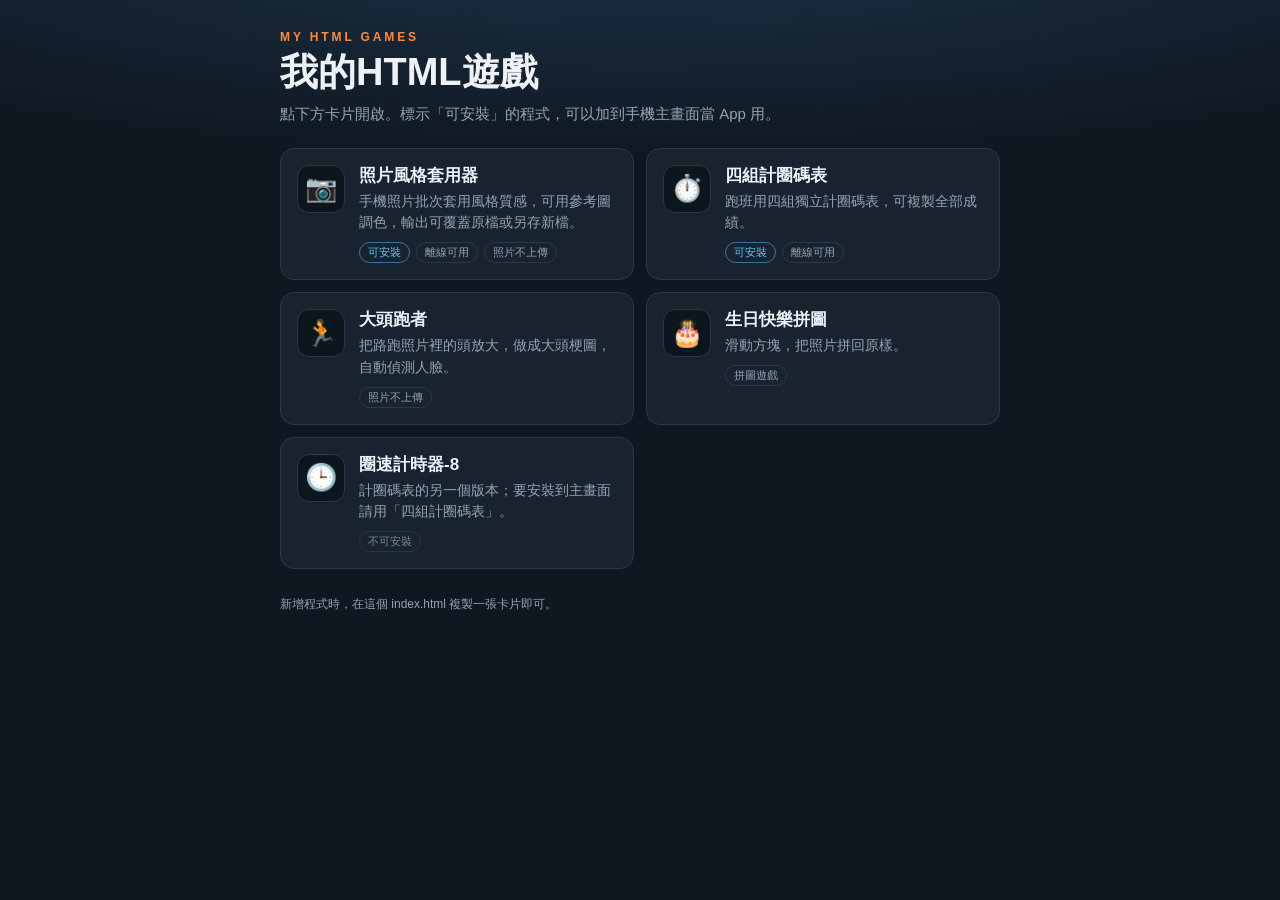
<file: index.html>
<!doctype html>
<html lang="zh-Hant">
<head>
<meta charset="utf-8">
<meta name="viewport" content="width=device-width, initial-scale=1, viewport-fit=cover">
<title>我的HTML遊戲</title>
<meta name="description" content="我的 HTML 小程式合集：生日快樂拼圖、大頭跑者、四組計圈碼表、照片風格套用器。">
<meta name="theme-color" content="#0f1720">
<style>
:root{
  --bg:#0f1720;--card:#18232f;--line:#2a3948;--ink:#eef2f6;--mut:#93a4b5;--ac:#ff8a3d;--pwa:#5cc8ff;
  --font:"Noto Sans TC","PingFang TC","Microsoft JhengHei","Heiti TC",-apple-system,sans-serif;
  color-scheme:dark;
}
*{box-sizing:border-box}
html{background:var(--bg)}
body{
  margin:0;color:var(--ink);font:15px/1.55 var(--font);
  background-image:radial-gradient(120% 50% at 50% -10%,#1d3249 0%,rgba(29,50,73,0) 70%);background-repeat:no-repeat;
  padding:max(28px,env(safe-area-inset-top)) max(16px,env(safe-area-inset-right)) max(40px,env(safe-area-inset-bottom)) max(16px,env(safe-area-inset-left));
}
.wrap{max-width:720px;margin:0 auto}
.eyebrow{margin:0 0 4px;font-size:12px;letter-spacing:.24em;color:var(--ac);font-weight:700}
h1{margin:0;font-size:clamp(28px,7vw,38px);font-weight:900;line-height:1.15}
.lead{margin:8px 0 22px;color:var(--mut)}
.grid{display:grid;gap:12px;grid-template-columns:repeat(auto-fill,minmax(min(100%,300px),1fr))}
a.card{
  display:flex;gap:14px;align-items:flex-start;padding:16px;border:1px solid var(--line);border-radius:14px;
  background:var(--card);color:inherit;text-decoration:none;-webkit-tap-highlight-color:transparent;
  transition:transform .15s ease,border-color .15s ease;
}
a.card:hover{border-color:var(--ac);transform:translateY(-2px)}
a.card:focus-visible{outline:3px solid var(--ac);outline-offset:2px}
.ico{flex:none;width:48px;height:48px;border-radius:12px;display:grid;place-items:center;font-size:26px;background:#0d151d;border:1px solid var(--line)}
.body{min-width:0}
.name{margin:0;font-size:17px;font-weight:700;line-height:1.3}
.desc{margin:4px 0 0;color:var(--mut);font-size:14px}
.tags{display:flex;flex-wrap:wrap;gap:6px;margin-top:8px}
.tag{font-size:11px;padding:1px 8px;border-radius:999px;border:1px solid var(--line);color:var(--mut)}
.tag.pwa{color:var(--pwa);border-color:rgba(92,200,255,.5)}
.tag.old{opacity:.8}
footer{margin-top:26px;color:var(--mut);font-size:12px}
</style>
</head>
<body>
<main class="wrap">
  <p class="eyebrow">MY HTML GAMES</p>
  <h1>我的HTML遊戲</h1>
  <p class="lead">點下方卡片開啟。標示「可安裝」的程式，可以加到手機主畫面當 App 用。</p>

  <nav class="grid" aria-label="程式列表">
    <a class="card" href="photo-style/">
      <span class="ico" aria-hidden="true">📷</span>
      <span class="body">
        <h2 class="name">照片風格套用器</h2>
        <p class="desc">手機照片批次套用風格質感，可用參考圖調色，輸出可覆蓋原檔或另存新檔。</p>
        <span class="tags"><span class="tag pwa">可安裝</span><span class="tag">離線可用</span><span class="tag">照片不上傳</span></span>
      </span>
    </a>
    <a class="card" href="stopwatch4/">
      <span class="ico" aria-hidden="true">⏱️</span>
      <span class="body">
        <h2 class="name">四組計圈碼表</h2>
        <p class="desc">跑班用四組獨立計圈碼表，可複製全部成績。</p>
        <span class="tags"><span class="tag pwa">可安裝</span><span class="tag">離線可用</span></span>
      </span>
    </a>
    <a class="card" href="bighead/">
      <span class="ico" aria-hidden="true">🏃</span>
      <span class="body">
        <h2 class="name">大頭跑者</h2>
        <p class="desc">把路跑照片裡的頭放大，做成大頭梗圖，自動偵測人臉。</p>
        <span class="tags"><span class="tag">照片不上傳</span></span>
      </span>
    </a>
    <a class="card" href="birthday-puzzle/">
      <span class="ico" aria-hidden="true">🎂</span>
      <span class="body">
        <h2 class="name">生日快樂拼圖</h2>
        <p class="desc">滑動方塊，把照片拼回原樣。</p>
        <span class="tags"><span class="tag">拼圖遊戲</span></span>
      </span>
    </a>
    <a class="card" href="lap-timer-8/">
      <span class="ico" aria-hidden="true">🕒</span>
      <span class="body">
        <h2 class="name">圈速計時器-8</h2>
        <p class="desc">計圈碼表的另一個版本；要安裝到主畫面請用「四組計圈碼表」。</p>
        <span class="tags"><span class="tag old">不可安裝</span></span>
      </span>
    </a>
  </nav>
  <footer>新增程式時，在這個 index.html 複製一張卡片即可。</footer>
</main>
</body>
</html>
</file>
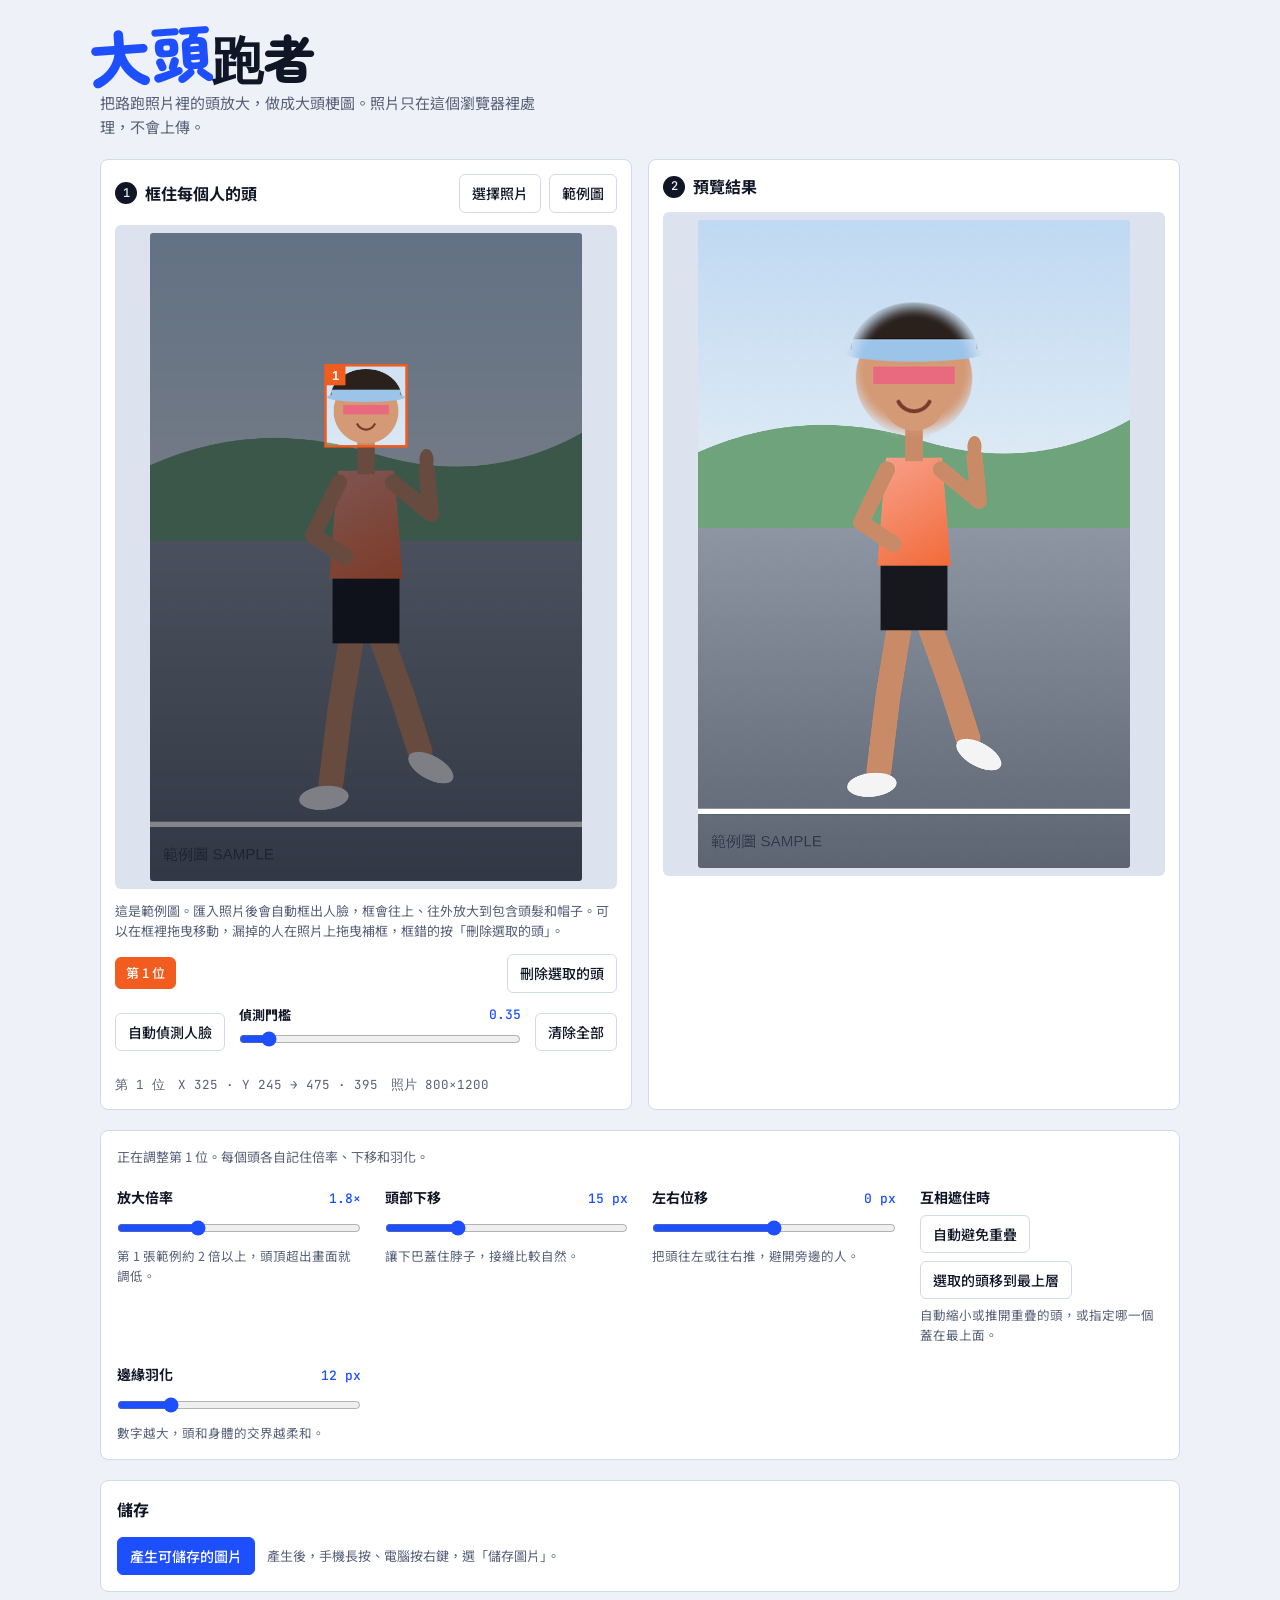
<file: bighead/index.html>
<!doctype html>
<html lang="zh-Hant">
<head>
<meta charset="utf-8">
<meta name="viewport" content="width=device-width,initial-scale=1,viewport-fit=cover">
<style>:root{color-scheme:light;padding-top:env(safe-area-inset-top,0px);padding-bottom:env(safe-area-inset-bottom,0px)}body{margin:0;font:14px -apple-system,BlinkMacSystemFont,sans-serif}img{max-width:100%}[hidden]{display:none!important}</style>
<title>大頭跑者</title>
<meta name="claude:viewport-fit-sides" content="cover">
<link rel="preconnect" href="https://fonts.googleapis.com">
<link rel="preconnect" href="https://fonts.gstatic.com" crossorigin>
<link rel="stylesheet" href="https://fonts.googleapis.com/css2?family=Noto+Sans+TC:wght@400;500;700&family=Zen+Maru+Gothic:wght@700;900&family=JetBrains+Mono:wght@400;500&display=swap">
<style>
/* Layout: 兩個並排面板（左：框選頭部，右：預覽結果），下方一條調整列，最後是儲存區；窄螢幕自動疊成一欄 */
:root {
  --bg: #EEF1F7;
  --surface: #FFFFFF;
  --fg: #0F1626;
  --muted: #566078;
  --line: #D3D9E6;
  --accent: #1D4FFF;
  --accent-fg: #FFFFFF;
  --mark: #F25C1F;
  --canvas: #DDE3EE;
  --font-display: "Zen Maru Gothic", "PingFang TC", "Microsoft JhengHei", sans-serif;
  --font-body: "Noto Sans TC", "PingFang TC", "Microsoft JhengHei", sans-serif;
  --font-mono: "JetBrains Mono", ui-monospace, "SF Mono", Menlo, Consolas, monospace;
}
@media (prefers-color-scheme: dark) {
  :root:not([data-theme="light"]) {
    --bg: #0C1120;
    --surface: #151B2E;
    --fg: #E9EDF8;
    --muted: #9AA4BC;
    --line: #29314C;
    --accent: #7F9BFF;
    --accent-fg: #0C1120;
    --mark: #FF8450;
    --canvas: #0F1526;
    color-scheme: dark;
  }
}
:root[data-theme="dark"] {
  --bg: #0C1120;
  --surface: #151B2E;
  --fg: #E9EDF8;
  --muted: #9AA4BC;
  --line: #29314C;
  --accent: #7F9BFF;
  --accent-fg: #0C1120;
  --mark: #FF8450;
  --canvas: #0F1526;
  color-scheme: dark;
}

* { box-sizing: border-box; }
body {
  background: var(--bg);
  color: var(--fg);
  font-family: var(--font-body);
  font-size: 15px;
  line-height: 1.6;
  padding-block: 28px 56px;
  padding-left: max(16px, env(safe-area-inset-left, 0px));
  padding-right: max(16px, env(safe-area-inset-right, 0px));
}
.wrap { max-width: 1080px; margin: 0 auto; display: flex; flex-direction: column; gap: 20px; }

header { display: flex; flex-direction: column; gap: 6px; }
h1 {
  font-family: var(--font-display);
  font-weight: 900;
  font-size: clamp(34px, 7vw, 52px);
  line-height: 1.1;
  margin: 0;
  letter-spacing: 0.01em;
  text-wrap: balance;
}
h1 .big { color: var(--accent); display: inline-block; transform: scale(1.18) rotate(-4deg); transform-origin: 50% 80%; margin-right: 0.12em; }
header p { margin: 0; color: var(--muted); max-width: 58ch; text-wrap: pretty; }

.stage { display: grid; grid-template-columns: repeat(auto-fit, minmax(min(100%, 360px), 1fr)); gap: 16px; }
.panel {
  background: var(--surface);
  border: 1px solid var(--line);
  border-radius: 8px;
  padding: 14px;
  display: flex;
  flex-direction: column;
  gap: 12px;
  min-width: 0;
}
.panel-head { display: flex; align-items: center; justify-content: space-between; gap: 10px; flex-wrap: wrap; }
.panel-head h2 { margin: 0; font-size: 16px; font-weight: 700; display: flex; align-items: center; gap: 8px; }
.step {
  display: inline-grid; place-items: center;
  width: 22px; height: 22px; border-radius: 50%;
  background: var(--fg); color: var(--bg);
  font-family: var(--font-mono); font-size: 12px; font-weight: 500;
}
.btns { display: flex; gap: 8px; flex-wrap: wrap; }
button, .btn {
  font: inherit; font-size: 14px; font-weight: 500;
  color: var(--fg);
  background: transparent;
  border: 1px solid var(--line);
  border-radius: 6px;
  padding: 7px 12px;
  cursor: pointer;
  min-height: 36px;
  display: inline-flex; align-items: center; gap: 6px;
}
button:hover, .btn:hover { border-color: var(--accent); color: var(--accent); }
button.primary { background: var(--accent); color: var(--accent-fg); border-color: var(--accent); }
button.primary:hover { color: var(--accent-fg); filter: brightness(1.08); }
:focus-visible { outline: 2px solid var(--accent); outline-offset: 2px; }
input[type="file"] { position: absolute; width: 1px; height: 1px; opacity: 0; pointer-events: none; }
#pick:focus-within, label.btn:focus-within { outline: 2px solid var(--accent); outline-offset: 2px; }

.canvas-wrap {
  background: var(--canvas);
  border-radius: 6px;
  display: flex; justify-content: center; align-items: center;
  padding: 8px;
  min-height: 200px;
  min-width: 0;
}
.canvas-wrap canvas { display: block; max-width: 100%; border-radius: 3px; }
#src { cursor: crosshair; touch-action: none; }
.canvas-wrap.drop { outline: 2px dashed var(--mark); outline-offset: -4px; }
.cap { margin: 0; color: var(--muted); font-size: 13px; text-wrap: pretty; }
.coords { font-family: var(--font-mono); font-size: 12.5px; color: var(--muted); font-variant-numeric: tabular-nums; }

.controls {
  background: var(--surface);
  border: 1px solid var(--line);
  border-radius: 8px;
  padding: 16px;
  display: grid;
  grid-template-columns: repeat(auto-fit, minmax(min(100%, 230px), 1fr));
  gap: 18px 24px;
}
.ctl { display: flex; flex-direction: column; gap: 6px; min-width: 0; }
.ctl label { display: flex; justify-content: space-between; align-items: baseline; font-weight: 700; font-size: 14px; }
.ctl output { font-family: var(--font-mono); font-weight: 500; font-size: 13px; color: var(--accent); font-variant-numeric: tabular-nums; }
.ctl small { color: var(--muted); font-size: 12.5px; }
input[type="range"] { width: 100%; accent-color: var(--accent); margin: 4px 0; }

.status { margin: 0; font-size: 13.5px; color: var(--mark); min-height: 1.4em; }

.save { background: var(--surface); border: 1px solid var(--line); border-radius: 8px; padding: 16px; display: flex; flex-direction: column; gap: 14px; }
.save h2 { margin: 0; font-size: 16px; }
.save-row { display: flex; gap: 12px; align-items: center; flex-wrap: wrap; }
.cmd {
  font-family: var(--font-mono); font-size: 12.5px;
  background: var(--canvas); padding: 8px 10px; border-radius: 6px;
  overflow-x: auto; max-width: 100%; white-space: nowrap; user-select: all;
}
#saveBox { display: flex; flex-direction: column; gap: 8px; }
#saveImg { max-width: 100%; max-height: 70vh; width: auto; height: auto; align-self: flex-start; border-radius: 4px; border: 1px solid var(--line); }
details summary { cursor: pointer; font-weight: 500; color: var(--muted); }
details { display: flex; flex-direction: column; gap: 8px; }
.head-row { display: flex; gap: 10px; align-items: center; justify-content: space-between; flex-wrap: wrap; }
.chips { display: flex; gap: 6px; flex-wrap: wrap; min-width: 0; }
.chip { min-height: 32px; padding: 4px 10px; font-size: 13px; }
.chip[aria-pressed="true"] { background: var(--mark); border-color: var(--mark); color: #fff; }
.chip[aria-pressed="true"]:hover { color: #fff; }
button:disabled { opacity: .45; cursor: not-allowed; }
button:disabled:hover { border-color: var(--line); color: var(--fg); }
.sel-label { grid-column: 1 / -1; margin: 0; }
.detect-row { display: flex; gap: 10px 14px; align-items: flex-end; flex-wrap: wrap; }
.thr { display: flex; flex-direction: column; gap: 2px; min-width: 150px; flex: 1 1 150px; font-size: 13px; }
.thr label { display: flex; justify-content: space-between; font-weight: 700; }
.thr output { font-family: var(--font-mono); color: var(--accent); font-weight: 500; }
</style>

</head>
<body>
<main class="wrap">
  <header>
    <h1><span class="big">大頭</span>跑者</h1>
    <p>把路跑照片裡的頭放大，做成大頭梗圖。照片只在這個瀏覽器裡處理，不會上傳。</p>
  </header>

  <section class="stage">
    <div class="panel">
      <div class="panel-head">
        <h2><span class="step">1</span>框住每個人的頭</h2>
        <div class="btns">
          <label class="btn" for="file">選擇照片</label>
          <input type="file" id="file" accept="image/*">
          <button type="button" id="useSample">範例圖</button>
        </div>
      </div>
      <div class="canvas-wrap" id="srcWrap"><canvas id="src" aria-label="原始照片，可拖曳框選頭部"></canvas></div>
      <p class="cap" id="srcCap">在照片上拖曳畫出框，要含頭髮、帽子和下巴。有幾個人就框幾次。也可以直接把照片拖進來。</p>
      <div class="head-row"><div class="chips" id="chips" role="group" aria-label="已框選的頭"></div><button type="button" id="delHead">刪除選取的頭</button></div>
      <div class="detect-row">
        <button type="button" id="redetect">自動偵測人臉</button>
        <div class="thr"><label for="sens">偵測門檻 <output id="sensOut">0.35</output></label><input type="range" id="sens" min="0.3" max="0.9" step="0.05" value="0.35"></div>
        <button type="button" id="clearAll">清除全部</button>
      </div>
      <p class="cap" id="detectStatus" role="status"></p>
      <div class="coords" id="coords"></div>
    </div>

    <div class="panel">
      <div class="panel-head">
        <h2><span class="step">2</span>預覽結果</h2>
      </div>
      <div class="canvas-wrap" id="resWrap"><canvas id="res" aria-label="頭部放大後的預覽"></canvas></div>
      <p class="status" id="status" role="status"></p>
    </div>
  </section>

  <section class="controls" aria-label="調整">
    <p class="cap sel-label" id="selLabel"></p>
    <div class="ctl">
      <label for="scale">放大倍率 <output id="scaleOut">1.8×</output></label>
      <input type="range" id="scale" min="1" max="3.5" step="0.05" value="1.8">
      <small>第 1 張範例約 2 倍以上，頭頂超出畫面就調低。</small>
    </div>
    <div class="ctl">
      <label for="down">頭部下移 <output id="downOut">15 px</output></label>
      <input type="range" id="down" min="-60" max="200" step="1" value="15">
      <small>讓下巴蓋住脖子，接縫比較自然。</small>
    </div>
    <div class="ctl">
      <label for="dx">左右位移 <output id="dxOut">0 px</output></label>
      <input type="range" id="dx" min="-300" max="300" step="1" value="0">
      <small>把頭往左或往右推，避開旁邊的人。</small>
    </div>
    <div class="ctl">
      <label>互相遮住時</label>
      <div class="btns"><button type="button" id="avoid">自動避免重疊</button><button type="button" id="toTop">選取的頭移到最上層</button></div>
      <small>自動縮小或推開重疊的頭，或指定哪一個蓋在最上面。</small>
    </div>
    <div class="ctl">
      <label for="feather">邊緣羽化 <output id="featherOut">12 px</output></label>
      <input type="range" id="feather" min="0" max="60" step="1" value="12">
      <small>數字越大，頭和身體的交界越柔和。</small>
    </div>
  </section>

  <section class="save">
    <h2>儲存</h2>
    <div class="save-row">
      <button type="button" class="primary" id="make">產生可儲存的圖片</button>
      <span class="cap">產生後，手機長按、電腦按右鍵，選「儲存圖片」。</span>
    </div>
    <div id="saveBox" hidden>
      <img id="saveImg" alt="完成的大頭照">
    </div>
    <details hidden>
      <summary>用先前的 Python 腳本做選取的這個頭（腳本一次處理一個頭）</summary>
      <div class="save-row">
        <code class="cmd" id="cmd"></code>
        <button type="button" id="copyCmd">複製參數</button>
      </div>
    </details>
  </section>
</main>

<script>
(function () {
  var $ = function (id) { return document.getElementById(id); };
  var src = $('src'), sctx = src.getContext('2d');
  var res = $('res'), rctx = res.getContext('2d');
  var out = document.createElement('canvas'), octx = out.getContext('2d');

  var S = { img: null, w: 0, h: 0, heads: [], sel: -1, sample: true };
  var uploadUrl = null, saveUrl = null, pending = false;
  var det = { promise: null, token: 0 };

  function clamp(v, a, b) { return Math.max(a, Math.min(b, v)); }
  function cssVar(n) { return getComputedStyle(document.documentElement).getPropertyValue(n).trim(); }
  function curParams() {
    return {
      scale: parseFloat($('scale').value),
      down: parseInt($('down').value, 10),
      feather: parseInt($('feather').value, 10)
    };
  }
  function sel() { return S.sel >= 0 ? S.heads[S.sel] : null; }

  /* ---------- 範例圖：用畫布畫一個戴遮陽帽、比讚的跑者 ---------- */
  function makeSample() {
    var c = document.createElement('canvas');
    c.width = 800; c.height = 1200;
    var g = c.getContext('2d');
    var gr = g.createLinearGradient(0, 0, 0, 1200);
    gr.addColorStop(0, '#BFD9F2'); gr.addColorStop(0.45, '#E4EDF5');
    gr.addColorStop(0.47, '#8E96A3'); gr.addColorStop(1, '#5D6472');
    g.fillStyle = gr; g.fillRect(0, 0, 800, 1200);
    g.fillStyle = '#6FA37C';
    g.beginPath(); g.moveTo(0, 430); g.quadraticCurveTo(200, 340, 420, 410);
    g.quadraticCurveTo(620, 470, 800, 370); g.lineTo(800, 570); g.lineTo(0, 570); g.fill();
    g.fillStyle = '#FFFFFF'; g.fillRect(0, 1090, 800, 10);

    g.lineCap = 'round'; g.lineJoin = 'round';
    g.strokeStyle = '#C98B67'; g.lineWidth = 46;
    g.beginPath(); g.moveTo(375, 740); g.lineTo(352, 880); g.lineTo(335, 1020); g.stroke();
    g.beginPath(); g.moveTo(425, 740); g.lineTo(468, 860); g.lineTo(500, 960); g.stroke();
    g.fillStyle = '#F4F4F4';
    g.beginPath(); g.ellipse(322, 1046, 46, 22, -0.1, 0, Math.PI * 2); g.fill();
    g.beginPath(); g.ellipse(520, 990, 46, 22, 0.5, 0, Math.PI * 2); g.fill();

    g.fillStyle = '#16181D'; g.fillRect(338, 630, 124, 130);
    var tg = g.createLinearGradient(340, 440, 460, 640);
    tg.addColorStop(0, '#F7A08A'); tg.addColorStop(1, '#F26B3A');
    g.fillStyle = tg;
    g.beginPath(); g.moveTo(348, 440); g.lineTo(452, 440); g.lineTo(468, 640); g.lineTo(332, 640); g.closePath(); g.fill();

    g.strokeStyle = '#C98B67'; g.lineWidth = 30;
    g.beginPath(); g.moveTo(350, 462); g.lineTo(302, 560); g.lineTo(362, 600); g.stroke();
    g.beginPath(); g.moveTo(450, 462); g.lineTo(520, 520); g.lineTo(512, 438); g.stroke();
    g.fillStyle = '#C98B67';
    g.beginPath(); g.ellipse(512, 420, 13, 20, 0, 0, Math.PI * 2); g.fill();

    g.fillStyle = '#C98B67'; g.fillRect(384, 385, 32, 62);
    g.fillStyle = '#D49A76';
    g.beginPath(); g.arc(400, 330, 60, 0, Math.PI * 2); g.fill();
    g.fillStyle = '#2A211D';
    g.beginPath(); g.ellipse(400, 306, 66, 54, 0, Math.PI, 0); g.fill();
    g.fillStyle = '#9CC3E8'; g.fillRect(336, 290, 128, 14);
    g.beginPath(); g.ellipse(400, 304, 72, 9, 0, 0, Math.PI * 2); g.fill();
    g.fillStyle = 'rgba(240,90,130,.75)'; g.fillRect(358, 318, 84, 18);
    g.strokeStyle = '#7A3B2C'; g.lineWidth = 4;
    g.beginPath(); g.arc(400, 346, 18, 0.15 * Math.PI, 0.85 * Math.PI); g.stroke();

    g.fillStyle = 'rgba(15,22,38,.55)';
    g.font = '28px sans-serif'; g.fillText('範例圖 SAMPLE', 24, 1160);
    return c;
  }

  /* ---------- 載入影像 ---------- */
  function newHead(box) {
    var P = curParams();
    return { x: box.x, y: box.y, w: box.w, h: box.h, scale: P.scale, down: P.down, feather: P.feather, dx: 0, z: 0 };
  }
  function setImage(img, w, h, sample, box) {
    S.img = img; S.w = w; S.h = h; S.sample = sample;
    det.token++;
    var dm = Math.round(w * 0.25);
    $('dx').min = -dm; $('dx').max = dm;
    if (sample && box) { S.heads = [newHead(box)]; S.sel = 0; }
    else { S.heads = []; S.sel = -1; }
    $('srcCap').textContent = (sample ? '這是範例圖。' : '') + '匯入照片後會自動框出人臉，框會往上、往外放大到包含頭髮和帽子。可以在框裡拖曳移動，漏掉的人在照片上拖曳補框，框錯的按「刪除選取的頭」。';
    setDet('');
    $('saveBox').hidden = true;
    update();
    if (!sample) autoDetect();
  }
  function loadSample() {
    var c = makeSample();
    setImage(c, c.width, c.height, true, { x: 325, y: 245, w: 150, h: 150 });
  }
  function loadFile(f) {
    if (!f || !f.type || f.type.indexOf('image/') !== 0) return;
    if (uploadUrl) { try { URL.revokeObjectURL(uploadUrl); } catch (e) {} }
    uploadUrl = URL.createObjectURL(f);
    var im = new Image();
    im.onload = function () { setImage(im, im.naturalWidth, im.naturalHeight, false); };
    im.onerror = function () { $('srcCap').textContent = '這張照片讀不出來，請換一張 JPG 或 PNG。'; };
    im.src = uploadUrl;
  }



  /* ---------- 避免重疊 ---------- */
  function bigRect(h) {
    var nw = h.w * h.scale, nh = h.h * h.scale;
    return { x: h.x + h.w / 2 + (h.dx || 0) - nw / 2, y: h.y + h.h - nh + h.down, w: nw, h: nh };
  }
  function overlapOf(a, b) {
    var m = 0.14, ra = bigRect(a), rb = bigRect(b);
    var ox = Math.min(ra.x + ra.w * (1 - m), rb.x + rb.w * (1 - m)) - Math.max(ra.x + ra.w * m, rb.x + rb.w * m);
    var oy = Math.min(ra.y + ra.h * (1 - m), rb.y + rb.h * (1 - m)) - Math.max(ra.y + ra.h * m, rb.y + rb.h * m);
    return ox > 0 && oy > 0 ? { ox: ox, oy: oy } : null;
  }
  function avoidOverlap() {
    var hs = S.heads, n = 0, g, i, j;
    for (g = 0; g < 60; g++) {
      var hit = false;
      for (i = 0; i < hs.length; i++) for (j = i + 1; j < hs.length; j++) {
        if (overlapOf(hs[i], hs[j])) {
          hit = true;
          [hs[i], hs[j]].forEach(function (h) {
            if (h.scale > 1.05) { h.scale = Math.max(1.05, Math.round((h.scale - 0.05) * 100) / 100); n++; }
          });
        }
      }
      if (!hit) break;
    }
    for (g = 0; g < 30; g++) {
      var moved = false;
      for (i = 0; i < hs.length; i++) for (j = i + 1; j < hs.length; j++) {
        var o = overlapOf(hs[i], hs[j]);
        if (o) {
          var dir = (bigRect(hs[i]).x + bigRect(hs[i]).w / 2) <= (bigRect(hs[j]).x + bigRect(hs[j]).w / 2) ? -1 : 1;
          var step = o.ox / 2 + 2;
          hs[i].dx = Math.round((hs[i].dx || 0) + dir * step);
          hs[j].dx = Math.round((hs[j].dx || 0) - dir * step);
          moved = true; n++;
        }
      }
      if (!moved) break;
    }
    return n;
  }

  /* ---------- 自動偵測人臉 ---------- */
  function setDet(msg) { $('detectStatus').textContent = msg; }
  function loadScript(u) {
    return new Promise(function (ok, bad) {
      var s = document.createElement('script');
      s.src = u; s.onload = ok; s.onerror = function () { bad(new Error('script')); };
      document.head.appendChild(s);
    });
  }
  function ensureDetector() {
    if (det.promise) return det.promise;
    det.promise = (async function () {
      if (!window.faceapi) await loadScript('lib/face-api.js');
      var tf = window.faceapi.tf;
      try { await tf.setBackend('webgl'); } catch (e) {}
      if (tf.getBackend() !== 'webgl') await tf.setBackend('cpu');
      await tf.ready();
      await window.faceapi.nets.ssdMobilenetv1.loadFromUri('models');
    })();
    det.promise.catch(function () { det.promise = null; });
    return det.promise;
  }
  function iou(a, b) {
    var x1 = Math.max(a.x, b.x), y1 = Math.max(a.y, b.y);
    var x2 = Math.min(a.x + a.width, b.x + b.width), y2 = Math.min(a.y + a.height, b.y + b.height);
    var inter = Math.max(0, x2 - x1) * Math.max(0, y2 - y1);
    return inter / (a.width * a.height + b.width * b.height - inter);
  }
  async function autoDetect() {
    if (!S.img) return;
    var my = ++det.token, img = S.img;
    var btn = $('redetect');
    btn.disabled = true;
    setDet('正在偵測人臉。第一次要載入模型，約 6 MB，請稍等。');
    try { await ensureDetector(); }
    catch (e) { if (my === det.token) { btn.disabled = false; setDet('人臉偵測載入失敗，請手動在照片上拖曳框選頭部。'); } return; }
    if (my !== det.token) return;
    var raw;
    try {
      var conf = parseFloat($('sens').value);
      raw = await window.faceapi.detectAllFaces(img, new window.faceapi.SsdMobilenetv1Options({ minConfidence: conf, maxResults: 40 }));
    } catch (e) { if (my === det.token) { btn.disabled = false; setDet('偵測時出錯，請手動框選頭部。'); } return; }
    if (my !== det.token) return;
    btn.disabled = false;

    raw.sort(function (a, b) { return b.score - a.score; });
    var kept = [];
    raw.forEach(function (d) {
      if (kept.every(function (k) { return iou(k.box, d.box) < 0.3; })) kept.push(d);
    });
    var heads = [];
    kept.forEach(function (d) {
      var b = d.box, w = b.width * 1.55, h = b.height * 1.5, cx = b.x + b.width / 2;
      var x0 = Math.max(0, cx - w / 2), y0 = Math.max(0, b.y - b.height * 0.4);
      var x1 = Math.min(S.w, cx + w / 2), y1 = Math.min(S.h, b.y - b.height * 0.4 + h);
      if (x1 - x0 >= 12 && y1 - y0 >= 12) heads.push(newHead({ x: x0, y: y0, w: x1 - x0, h: y1 - y0 }));
    });
    heads.sort(function (a, b) { return a.x - b.x; });
    S.heads = heads;
    S.sel = heads.length ? 0 : -1;
    var adj = avoidOverlap();
    syncControls();
    $('saveBox').hidden = true;
    setDet(heads.length
      ? '找到 ' + heads.length + ' 張臉，已自動框好' + (adj ? '，太靠近的頭已自動縮小或推開' : '') + '。背景很小的臉也會被框進來，不需要的請選取後按「刪除選取的頭」；漏掉的人在照片上拖曳補框。'
      : '沒有偵測到臉。可以把偵測門檻調低再按「自動偵測人臉」，或直接在照片上拖曳框選。');
    update();
  }

  /* ---------- 畫面尺寸 ---------- */
  function fit(wrapId) {
    var cw = $(wrapId).clientWidth - 16;
    var maxH = Math.min(window.innerHeight * 0.72, 760);
    var asp = S.w / S.h;
    var dw = Math.max(80, Math.min(cw, maxH * asp));
    return { dw: dw, dh: dw / asp, dpr: Math.min(window.devicePixelRatio || 1, 2) };
  }

  function drawSrc() {
    var f = fit('srcWrap');
    src.style.width = f.dw + 'px'; src.style.height = f.dh + 'px';
    src.width = Math.round(f.dw * f.dpr); src.height = Math.round(f.dh * f.dpr);
    var k = src.width / S.w, i, b;
    sctx.drawImage(S.img, 0, 0, src.width, src.height);
    sctx.fillStyle = 'rgba(8,12,24,.5)';
    sctx.fillRect(0, 0, src.width, src.height);
    for (i = 0; i < S.heads.length; i++) {
      b = S.heads[i];
      sctx.drawImage(S.img, b.x, b.y, b.w, b.h, b.x * k, b.y * k, b.w * k, b.h * k);
    }
    var mark = cssVar('--mark') || '#F25C1F';
    for (i = 0; i < S.heads.length; i++) {
      b = S.heads[i];
      var on = i === S.sel;
      sctx.strokeStyle = on ? mark : '#FFFFFF';
      sctx.lineWidth = (on ? 2.5 : 1.5) * f.dpr;
      sctx.setLineDash(on ? [] : [6 * f.dpr, 4 * f.dpr]);
      sctx.strokeRect(b.x * k, b.y * k, b.w * k, b.h * k);
      sctx.setLineDash([]);
      var tag = 20 * f.dpr;
      sctx.fillStyle = on ? mark : '#FFFFFF';
      sctx.fillRect(b.x * k, b.y * k, tag, tag);
      sctx.fillStyle = on ? '#FFFFFF' : '#0F1626';
      sctx.font = '700 ' + (13 * f.dpr) + 'px sans-serif';
      sctx.textAlign = 'center'; sctx.textBaseline = 'middle';
      sctx.fillText(String(i + 1), b.x * k + tag / 2, b.y * k + tag / 2 + 1);
    }
    sctx.textAlign = 'start'; sctx.textBaseline = 'alphabetic';
  }

  /* ---------- 合成 ---------- */
  function compositeHead(h) {
    var bx = Math.round(h.x), by = Math.round(h.y), bw = Math.round(h.w), bh = Math.round(h.h);
    var nw = Math.max(2, Math.round(bw * h.scale)), nh = Math.max(2, Math.round(bh * h.scale));
    var tmp = document.createElement('canvas');
    tmp.width = nw; tmp.height = nh;
    var tctx = tmp.getContext('2d');
    tctx.imageSmoothingEnabled = true; tctx.imageSmoothingQuality = 'high';
    tctx.drawImage(S.img, bx, by, bw, bh, 0, 0, nw, nh);

    var id = tctx.getImageData(0, 0, nw, nh), d = id.data;
    var fs = Math.max(0.5, h.feather * h.scale);
    var cx = nw / 2, cy = nh / 2;
    var hx = Math.max(1, cx - fs), hy = Math.max(1, cy - fs);
    var r = Math.min(Math.min(nw, nh) * 0.45, hx, hy);
    var ix = hx - r, iy = hy - r;
    for (var y = 0; y < nh; y++) {
      var qy = Math.abs(y + 0.5 - cy) - iy;
      for (var x = 0; x < nw; x++) {
        var qx = Math.abs(x + 0.5 - cx) - ix;
        var dist = Math.sqrt(Math.pow(Math.max(qx, 0), 2) + Math.pow(Math.max(qy, 0), 2)) + Math.min(Math.max(qx, qy), 0) - r;
        var t = clamp((dist + fs) / (2 * fs), 0, 1);
        var s = t * t * (3 - 2 * t);
        d[(y * nw + x) * 4 + 3] = Math.round(255 * (1 - s));
      }
    }
    tctx.putImageData(id, 0, 0);

    var newX = Math.round(bx + bw / 2 - nw / 2 + (h.dx || 0));
    var newY = Math.round(by + bh - nh + h.down);
    octx.drawImage(tmp, newX, newY);
    return newY < 0 || newX < 0 || newX + nw > S.w;
  }

  function renderResult() {
    out.width = S.w; out.height = S.h;
    octx.drawImage(S.img, 0, 0);

    /* 下巴位置較低（離鏡頭較近）的頭後畫，蓋在上面 */
    var order = S.heads.map(function (h, i) { return i; }).sort(function (a, b) {
      var za = S.heads[a].z || 0, zb = S.heads[b].z || 0;
      if (za !== zb) return za - zb;
      return (S.heads[a].y + S.heads[a].h) - (S.heads[b].y + S.heads[b].h);
    });
    var overs = [];
    order.forEach(function (i) { if (compositeHead(S.heads[i])) overs.push(i + 1); });

    var f = fit('resWrap');
    res.style.width = f.dw + 'px'; res.style.height = f.dh + 'px';
    res.width = Math.round(f.dw * f.dpr); res.height = Math.round(f.dh * f.dpr);
    rctx.imageSmoothingQuality = 'high';
    rctx.drawImage(out, 0, 0, res.width, res.height);

    $('status').textContent = overs.length
      ? '第 ' + overs.join('、') + ' 位的頭超出照片邊界，超出的部分會被裁掉。可以調低倍率，或把頭往下移。'
      : '';
  }

  /* ---------- 側欄資訊 ---------- */
  function renderChips() {
    var box = $('chips');
    box.textContent = '';
    S.heads.forEach(function (h, i) {
      var b = document.createElement('button');
      b.type = 'button';
      b.className = 'chip';
      b.textContent = '第 ' + (i + 1) + ' 位';
      b.setAttribute('aria-pressed', i === S.sel ? 'true' : 'false');
      b.addEventListener('click', function () { S.sel = i; syncControls(); update(); });
      box.appendChild(b);
    });
    $('delHead').disabled = S.sel < 0;
  }

  function updateInfo() {
    var h = sel();
    renderChips();
    if (!h) {
      $('coords').textContent = '尚未框選頭部　照片 ' + S.w + '×' + S.h;
      $('cmd').textContent = '';
      $('selLabel').textContent = '先在照片上框一個頭。';
    } else {
      var x1 = Math.round(h.x), y1 = Math.round(h.y), x2 = Math.round(h.x + h.w), y2 = Math.round(h.y + h.h);
      $('coords').textContent = '第 ' + (S.sel + 1) + ' 位　X ' + x1 + ' · Y ' + y1 + '  →  ' + x2 + ' · ' + y2 + '　照片 ' + S.w + '×' + S.h;
      $('cmd').textContent = '--box ' + x1 + ' ' + y1 + ' ' + x2 + ' ' + y2 + ' --scale ' + h.scale + ' --down ' + h.down + ' --feather ' + h.feather;
      $('selLabel').textContent = '正在調整第 ' + (S.sel + 1) + ' 位。每個頭各自記住倍率、下移和羽化。';
    }
    var P = h || curParams();
    $('scaleOut').textContent = P.scale.toFixed(2).replace(/0$/, '') + '×';
    $('downOut').textContent = P.down + ' px';
    $('featherOut').textContent = P.feather + ' px';
    $('dxOut').textContent = ((h && h.dx) || 0) + ' px';
  }

  function syncControls() {
    var h = sel();
    if (!h) return;
    $('scale').value = h.scale;
    $('down').value = h.down;
    $('feather').value = h.feather;
    $('dx').value = h.dx || 0;
  }

  function update() {
    if (!S.img) return;
    if (pending) return;
    pending = true;
    requestAnimationFrame(function () {
      pending = false;
      drawSrc(); renderResult(); updateInfo();
    });
  }

  /* ---------- 框選 ---------- */
  var drag = null;
  function pt(e) {
    var r = src.getBoundingClientRect();
    return { x: (e.clientX - r.left) / r.width * S.w, y: (e.clientY - r.top) / r.height * S.h };
  }
  function inside(b, p) { return p.x >= b.x && p.x <= b.x + b.w && p.y >= b.y && p.y <= b.y + b.h; }

  src.addEventListener('pointerdown', function (e) {
    if (!S.img) return;
    try { src.setPointerCapture(e.pointerId); } catch (err) {}
    var p = pt(e), hit = -1, i;
    if (S.sel >= 0 && inside(S.heads[S.sel], p)) hit = S.sel;
    else for (i = S.heads.length - 1; i >= 0; i--) { if (inside(S.heads[i], p)) { hit = i; break; } }
    if (hit >= 0) {
      S.sel = hit; syncControls();
      drag = { mode: 'move', i: hit, dx: p.x - S.heads[hit].x, dy: p.y - S.heads[hit].y };
      update();
    } else {
      drag = { mode: 'new', i: -1, x0: p.x, y0: p.y };
    }
  });
  src.addEventListener('pointermove', function (e) {
    if (!drag) return;
    var p = pt(e), h;
    if (drag.mode === 'move') {
      h = S.heads[drag.i];
      h.x = clamp(p.x - drag.dx, 0, S.w - h.w);
      h.y = clamp(p.y - drag.dy, 0, S.h - h.h);
    } else {
      var x1 = clamp(Math.min(drag.x0, p.x), 0, S.w), x2 = clamp(Math.max(drag.x0, p.x), 0, S.w);
      var y1 = clamp(Math.min(drag.y0, p.y), 0, S.h), y2 = clamp(Math.max(drag.y0, p.y), 0, S.h);
      if (x2 - x1 >= 12 && y2 - y1 >= 12) {
        var box = { x: x1, y: y1, w: x2 - x1, h: y2 - y1 };
        if (drag.i < 0) {
          S.heads.push(newHead(box));
          drag.i = S.heads.length - 1;
          S.sel = drag.i;
        } else {
          h = S.heads[drag.i];
          h.x = box.x; h.y = box.y; h.w = box.w; h.h = box.h;
        }
      }
    }
    update();
  });
  function endDrag() { drag = null; }
  src.addEventListener('pointerup', endDrag);
  src.addEventListener('pointercancel', endDrag);

  /* ---------- 控制項與按鈕 ---------- */
  ['scale', 'down', 'feather', 'dx'].forEach(function (id) {
    $(id).addEventListener('input', function () {
      var h = sel();
      if (h) {
        var P = curParams();
        h.scale = P.scale; h.down = P.down; h.feather = P.feather;
        h.dx = parseInt($('dx').value, 10) || 0;
      }
      update();
    });
  });
  $('redetect').addEventListener('click', autoDetect);
  $('avoid').addEventListener('click', function () {
    var n = avoidOverlap();
    syncControls(); update();
    setDet(n ? '已把互相遮住的頭縮小或推開。' : '目前沒有互相遮住的頭。');
  });
  $('toTop').addEventListener('click', function () {
    var h = sel();
    if (!h) return;
    var mx = 0;
    S.heads.forEach(function (o) { mx = Math.max(mx, o.z || 0); });
    h.z = mx + 1;
    update();
  });
  $('sens').addEventListener('input', function () { $('sensOut').textContent = parseFloat($('sens').value).toFixed(2).replace(/0$/, ''); });
  $('sens').addEventListener('change', autoDetect);
  $('clearAll').addEventListener('click', function () { S.heads = []; S.sel = -1; update(); });
  $('delHead').addEventListener('click', function () {
    if (S.sel < 0) return;
    S.heads.splice(S.sel, 1);
    S.sel = S.heads.length ? Math.min(S.sel, S.heads.length - 1) : -1;
    syncControls();
    update();
  });
  $('file').addEventListener('change', function (e) { loadFile(e.target.files && e.target.files[0]); e.target.value = ''; });
  $('useSample').addEventListener('click', loadSample);

  var wrap = $('srcWrap');
  wrap.addEventListener('dragover', function (e) { e.preventDefault(); wrap.classList.add('drop'); });
  wrap.addEventListener('dragleave', function () { wrap.classList.remove('drop'); });
  wrap.addEventListener('drop', function (e) {
    e.preventDefault(); wrap.classList.remove('drop');
    var f = e.dataTransfer && e.dataTransfer.files && e.dataTransfer.files[0];
    loadFile(f);
  });

  $('make').addEventListener('click', function () {
    if (!S.img) return;
    out.toBlob(function (blob) {
      if (!blob) return;
      if (saveUrl) { try { URL.revokeObjectURL(saveUrl); } catch (e) {} }
      saveUrl = URL.createObjectURL(blob);
      $('saveImg').src = saveUrl;
      $('saveBox').hidden = false;
    }, 'image/jpeg', 0.93);
  });

  var copyTimer = null;
  $('copyCmd').addEventListener('click', function () {
    var btn = $('copyCmd'), text = $('cmd').textContent;
    function flash(m) {
      btn.textContent = m;
      clearTimeout(copyTimer);
      copyTimer = setTimeout(function () { btn.textContent = '複製參數'; }, 1800);
    }
    function fallback() {
      var r = document.createRange(); r.selectNodeContents($('cmd'));
      var s = window.getSelection(); s.removeAllRanges(); s.addRange(r);
      flash('已選取，請按複製');
    }
    var done = false;
    try {
      navigator.clipboard.writeText(text).then(function () { flash('已複製'); }, fallback);
      done = true;
    } catch (e) {}
    if (!done) fallback();
  });

  window.addEventListener('resize', update);
  try { window.matchMedia('(prefers-color-scheme: dark)').addEventListener('change', update); } catch (e) {}

  loadSample();
})();
</script>
</body>
</html>
</file>
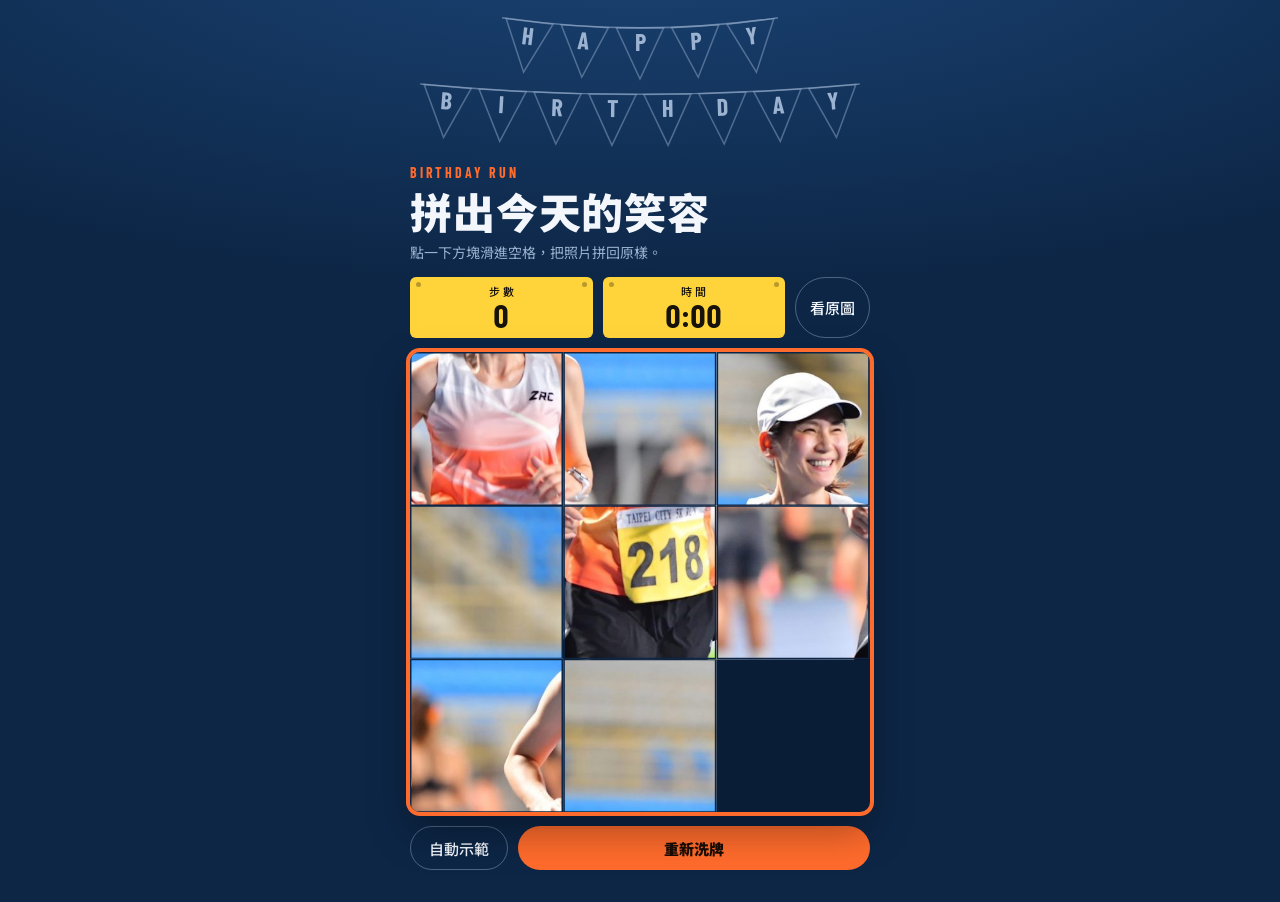
<file: birthday-puzzle/index.html>
<!doctype html>
<html lang="zh-Hant">
<meta charset="utf-8">
<meta name="viewport" content="width=device-width, initial-scale=1, viewport-fit=cover">
<style>:root{padding-top:env(safe-area-inset-top,0px);padding-bottom:env(safe-area-inset-bottom,0px)}</style>
<title>生日快樂拼圖</title>
<meta name="claude:viewport-fit-sides" content="cover">
<link rel="preconnect" href="https://fonts.googleapis.com">
<link rel="preconnect" href="https://fonts.gstatic.com" crossorigin>
<link rel="stylesheet" href="https://fonts.googleapis.com/css2?family=Barlow+Condensed:wght@600;700&family=Noto+Sans+TC:wght@400;500;900&display=swap">
<style>
/* Layout: one centered column. Bunting, headline with cake, two race-bib stat tags, a square sliding board, controls. Fireworks canvas covers the whole screen when solved. Single deliberate dark look (track blue, jersey orange, bib yellow). */
:root {
  --bg: #0d2646;
  --surface: #15365f;
  --slot: #0a1d37;
  --ink: #f3f6fb;
  --muted: #9bb2d0;
  --orange: #ff6b2c;
  --bib: #ffd43b;
  --sky: #5cc8ff;
  --rose: #ff9db8;
  --bib-ink: #17120a;
  --font-display: "Noto Sans TC", "PingFang TC", "Microsoft JhengHei", "Heiti TC", sans-serif;
  --font-num: "Barlow Condensed", "Arial Narrow", "Helvetica Neue", sans-serif;
  color-scheme: dark;
}
[hidden] { display: none !important; }
html { background: var(--bg); }
body {
  margin: 0;
  background: var(--bg);
  background-image: radial-gradient(120% 60% at 50% -10%, #1b4577 0%, rgba(27, 69, 119, 0) 70%);
  background-repeat: no-repeat;
  color: var(--ink);
  font-family: var(--font-display);
  font-size: 15px;
  line-height: 1.5;
  padding-block: 10px 32px;
  padding-left: max(16px, env(safe-area-inset-left, 0px));
  padding-right: max(16px, env(safe-area-inset-right, 0px));
}
.wrap { max-width: 460px; margin: 0 auto; display: flex; flex-direction: column; gap: 14px; }
.sr { position: absolute; width: 1px; height: 1px; overflow: hidden; clip: rect(0 0 0 0); white-space: nowrap; }

/* bunting */
.bunting { display: block; width: 100%; height: auto; overflow: visible; }
.bunting .string { fill: none; stroke: var(--muted); stroke-opacity: .55; stroke-width: 1.2; }
.bunting .pen { fill: transparent; stroke: var(--muted); stroke-opacity: .45; stroke-width: 1.2; transition: fill .5s ease var(--d, 0s), stroke-opacity .5s ease var(--d, 0s); }
.bunting .let { fill: var(--muted); font-family: var(--font-num); font-weight: 700; font-size: 19px; transition: fill .5s ease var(--d, 0s); }
.bunting .flag { transform-box: fill-box; transform-origin: 50% 0; }
body.won .bunting .pen { fill: var(--c); stroke-opacity: 0; }
body.won .bunting .let { fill: var(--bib-ink); }
body.won .bunting .flag { animation: swing 2.8s ease-in-out var(--d, 0s) infinite alternate; }
@keyframes swing { from { transform: rotate(-3.5deg); } to { transform: rotate(3.5deg); } }

/* headline */
.head { display: flex; align-items: flex-end; gap: 12px; }
.head-text { flex: 1; min-width: 0; }
.eyebrow { margin: 0 0 4px; font-family: var(--font-num); font-weight: 700; font-size: 14px; letter-spacing: .2em; color: var(--orange); }
h1 { margin: 0; font-weight: 900; font-size: clamp(30px, 9.4vw, 42px); line-height: 1.12; letter-spacing: .02em; text-wrap: balance; }
body.won h1 { color: var(--bib); }
.sub { margin: 8px 0 0; color: var(--muted); font-size: 14px; max-width: 30em; }
body.won .sub { color: var(--ink); }
.cake { flex: none; width: 62px; height: auto; display: block; }
.cake .flame { opacity: 0; transform-box: fill-box; transform-origin: 50% 100%; transition: opacity .6s ease .5s; }
body.won .cake .flame { opacity: 1; animation: flicker .5s ease-in-out infinite alternate; }
@keyframes flicker { from { transform: scaleY(1) scaleX(1); } to { transform: scaleY(1.14) scaleX(.9); } }

/* race-bib stats */
.stats { display: grid; grid-template-columns: 1fr 1fr auto; gap: 10px; align-items: stretch; }
.bib { position: relative; background: var(--bib); color: var(--bib-ink); border-radius: 6px; padding: 8px 12px 7px; display: flex; flex-direction: column; gap: 1px; }
.bib::before, .bib::after { content: ""; position: absolute; top: 5px; width: 5px; height: 5px; border-radius: 50%; background: rgba(23, 18, 10, .3); }
.bib::before { left: 6px; }
.bib::after { right: 6px; }
.bib .k { font-weight: 500; font-size: 11px; line-height: 1.2; letter-spacing: .24em; padding-left: .24em; text-align: center; }
.bib .v { font-family: var(--font-num); font-weight: 700; font-size: 32px; line-height: 1; text-align: center; font-variant-numeric: tabular-nums; }

/* board */
.board {
  position: relative; width: 100%; aspect-ratio: 1; background: var(--slot); border-radius: 10px; overflow: hidden;
  touch-action: manipulation; box-shadow: 0 0 0 4px var(--orange), 0 18px 40px rgba(0, 0, 0, .35);
  transition: box-shadow .6s ease;
}
body.won .board { box-shadow: 0 0 0 4px var(--bib), 0 0 44px rgba(255, 212, 59, .4); }
.tile {
  position: absolute; left: 0; top: 0; padding: 0; margin: 0; border: 0; border-radius: 0; cursor: pointer;
  width: calc(100% / var(--n)); height: calc(100% / var(--n));
  background-color: var(--surface); background-image: var(--img); background-size: calc(var(--n) * 100%) calc(var(--n) * 100%);
  box-shadow: inset 0 0 0 1.5px var(--bg);
  transition: transform .16s ease, opacity .6s ease, box-shadow .6s ease;
  -webkit-tap-highlight-color: transparent;
}
.tile:focus-visible { outline: 3px solid var(--bib); outline-offset: -3px; }
.tile.blank { opacity: 0; pointer-events: none; }
.board.solved .tile { box-shadow: none; cursor: default; }
.board.solved .tile.blank { opacity: 1; }
.celebrate { position: absolute; inset: 0; z-index: 3; display: flex; align-items: center; justify-content: center; padding: 16px; pointer-events: none; opacity: 0; transition: opacity .6s ease .35s; }
body.won .celebrate { opacity: 1; }
.board.bare .celebrate { opacity: 0; transition-delay: 0s; }
.celebrate .card { display: flex; flex-direction: column; align-items: center; gap: 6px; text-align: center; max-width: 88%; padding: 14px 20px 16px; border-radius: 14px; background: rgba(13, 38, 70, .72); -webkit-backdrop-filter: blur(3px); backdrop-filter: blur(3px); box-shadow: 0 0 0 1.5px rgba(255, 212, 59, .65), 0 10px 30px rgba(0, 0, 0, .35); transform: scale(.92); transition: transform .7s cubic-bezier(.2, 1.4, .4, 1) .35s; }
body.won .celebrate .card { transform: none; }
.celebrate .cake { width: 58px; }
.celebrate h2 { margin: 0; font-weight: 900; font-size: clamp(26px, 8.6vw, 36px); line-height: 1.15; letter-spacing: .04em; color: var(--bib); }
.celebrate p { margin: 0; font-size: clamp(13px, 3.9vw, 15px); line-height: 1.55; color: var(--ink); text-wrap: balance; }
.celebrate p { white-space: pre-line; }
.ref { position: absolute; inset: 0; background-image: var(--img); background-size: cover; opacity: 0; transition: opacity .2s ease; pointer-events: none; z-index: 2; }
.board.peek .ref { opacity: 1; }

/* controls */
.controls { display: flex; flex-wrap: wrap; gap: 10px; align-items: center; }
.btn { font: 500 15px/1 var(--font-display); min-height: 44px; padding: 0 18px; border-radius: 999px; border: 1.5px solid transparent; cursor: pointer; color: var(--ink); background: transparent; -webkit-tap-highlight-color: transparent; }
.btn:focus-visible { outline: 3px solid var(--bib); outline-offset: 2px; }
.btn.primary { background: var(--orange); color: #1a0c04; font-weight: 900; }
.btn.ghost { border-color: rgba(155, 178, 208, .45); }
.btn.ghost[aria-pressed="true"] { background: var(--ink); color: var(--bg); border-color: var(--ink); }
.btn:disabled { opacity: .4; cursor: default; }
.stats .btn { min-height: 0; padding: 0 14px; }
.grow { flex: 1; }

.back { position: fixed; left: max(12px, env(safe-area-inset-left, 0px)); bottom: max(12px, env(safe-area-inset-bottom, 0px)); z-index: 6; font: 500 13px/1 var(--font-display); min-height: 40px; padding: 0 14px; border-radius: 999px; border: 1.5px solid rgba(155, 178, 208, .55); background: var(--slot); color: var(--ink); cursor: pointer; }
.mk { max-width: 460px; margin: 0 auto; display: flex; flex-direction: column; gap: 12px; }
.mk h1 { font-size: clamp(26px, 8vw, 34px); }
.mk label { font-size: 13px; color: var(--muted); letter-spacing: .08em; }
.mk .pick { display: inline-flex; align-items: center; justify-content: center; min-height: 48px; border-radius: 999px; background: var(--orange); color: #1a0c04; font-weight: 900; font-size: 16px; letter-spacing: .04em; cursor: pointer; position: relative; overflow: hidden; }
.mk .pick input { position: absolute; inset: 0; opacity: 0; cursor: pointer; width: 100%; }
.mk .pick:focus-within { outline: 3px solid var(--bib); outline-offset: 2px; }
.stage { width: 100%; aspect-ratio: 1; border-radius: 10px; overflow: hidden; background: var(--slot); box-shadow: 0 0 0 4px var(--orange); touch-action: none; }
.stage canvas { display: block; width: 100%; height: 100%; cursor: grab; }
.mk input[type="text"], .mk textarea { width: 100%; box-sizing: border-box; font: 500 16px/1.5 var(--font-display); color: var(--ink); background: var(--slot); border: 1.5px solid rgba(155, 178, 208, .35); border-radius: 10px; padding: 10px 12px; resize: vertical; }
.mk input[type="text"]:focus, .mk textarea:focus { outline: 3px solid var(--bib); outline-offset: 1px; }
.mk input[type="range"] { width: 100%; accent-color: var(--orange); min-height: 32px; }
.mk .row { display: flex; flex-wrap: wrap; gap: 10px; }
.mk .row .btn { flex: 1 1 140px; }
.mk .hint, .mk .stat { margin: 0; font-size: 13px; color: var(--muted); }
.mk .stat { color: var(--ink); }
.mk .url { font-size: 12px; min-height: 64px; }
.mk .note { margin: 0; padding: 10px 12px; border-radius: 10px; background: var(--slot); font-size: 13px; color: var(--muted); }
#fx { position: fixed; inset: 0; width: 100%; height: 100%; pointer-events: none; z-index: 5; }

@media (prefers-reduced-motion: reduce) {
  .tile, .board, .ref, .celebrate, .celebrate .card { transition: none; }
  body.won .bunting .flag, body.won .cake .flame { animation: none; }
}
@media (max-width: 360px) {
  .stats { grid-template-columns: 1fr 1fr; }
  .stats .btn { grid-column: 1 / -1; min-height: 40px; }
  .cake { width: 52px; }
}
</style>

<div class="wrap" id="game">
  <svg id="bunting" class="bunting" viewBox="0 0 360 108" role="img" aria-label="HAPPY BIRTHDAY 彩旗"></svg>

  <header class="head">
    <div class="head-text">
      <p class="eyebrow" id="eyebrow">BIRTHDAY RUN</p>
      <h1 id="title">拼出今天的笑容</h1>
      <p class="sub" id="sub" aria-live="polite">點一下方塊滑進空格，把照片拼回原樣。</p>
    </div>
  </header>

  <div class="stats">
    <div class="bib"><span class="k">步數</span><span class="v" id="moves">0</span></div>
    <div class="bib"><span class="k">時間</span><span class="v" id="time">0:00</span></div>
    <button type="button" class="btn ghost" id="peek" aria-pressed="false">看原圖</button>
  </div>

  <div class="board" id="board" role="group" aria-label="滑塊拼圖，點方塊移動">
    <div class="ref" id="ref"></div>
    <div class="celebrate" id="celebrate" aria-hidden="true">
      <div class="card">
      <svg class="cake" viewBox="0 0 84 96" aria-hidden="true">
      <ellipse cx="42" cy="89" rx="38" ry="6" fill="rgba(255,255,255,.14)"/>
      <rect x="7" y="58" width="70" height="29" rx="6" fill="#ff6b2c"/>
      <path d="M7 64 Q7 58 13 58 H71 Q77 58 77 64 V66 Q72 76 67 66 Q62 76 57 66 Q52 76 47 66 Q42 76 37 66 Q32 76 27 66 Q22 76 17 66 Q12 76 7 66 Z" fill="#f3f6fb"/>
      <rect x="16" y="38" width="52" height="22" rx="5" fill="#ffd43b"/>
      <path d="M16 43 Q16 38 21 38 H63 Q68 38 68 43 V45 Q63 55 58 45 Q53 55 48 45 Q43 55 38 45 Q33 55 28 45 Q23 55 18 45 L16 45 Z" fill="#f3f6fb"/>
      <rect x="23.5" y="22" width="5" height="17" rx="1.5" fill="#5cc8ff"/>
      <rect x="39.5" y="22" width="5" height="17" rx="1.5" fill="#ff9db8"/>
      <rect x="55.5" y="22" width="5" height="17" rx="1.5" fill="#5cc8ff"/>
      <path class="flame" d="M26 6 C30 11 29 18 26 20.5 C23 18 22 11 26 6 Z" fill="#ffd43b" stroke="#ff6b2c" stroke-width="1.4"/>
      <path class="flame" d="M42 6 C46 11 45 18 42 20.5 C39 18 38 11 42 6 Z" fill="#ffd43b" stroke="#ff6b2c" stroke-width="1.4"/>
      <path class="flame" d="M58 6 C62 11 61 18 58 20.5 C55 18 54 11 58 6 Z" fill="#ffd43b" stroke="#ff6b2c" stroke-width="1.4"/>
      </svg>
        <h2>生日快樂！</h2>
        <p>祝妳新的一歲，笑著一路跑到終點。</p>
      </div>
    </div>
  </div>

  <div class="controls">
    <button type="button" class="btn ghost" id="demo">自動示範</button>
    <button type="button" class="btn primary grow" id="shuffle">重新洗牌</button>
    <button type="button" class="btn ghost" id="replay" hidden>再放一次煙火</button>
  </div>
</div>

<canvas id="fx" aria-hidden="true"></canvas>
<button type="button" class="back" id="back" hidden>← 回製作台</button>

<main class="mk" id="maker" hidden>
  <div>
    <p class="eyebrow">BIRTHDAY RUN · 製作台</p>
    <h1>換一張照片</h1>
  </div>
  <label class="pick">選擇照片<input id="pick" type="file" accept="image/*"></label>
  <div class="stage"><canvas id="crop" width="720" height="720" aria-label="照片裁切預覽，可拖曳調整位置"></canvas></div>
  <label for="zoom">放大</label>
  <input type="range" id="zoom" min="1" max="3" step="0.01" value="1">
  <p class="hint">拖曳照片調整位置。拼圖會用這個正方形範圍。</p>
  <label for="mt">標題</label>
  <input type="text" id="mt" maxlength="14">
  <label for="mm">祝福語</label>
  <textarea id="mm" rows="3" maxlength="60"></textarea>
  <div class="row">
    <button type="button" class="btn ghost" id="mtest">試玩看看</button>
    <button type="button" class="btn primary" id="mlink">產生分享連結</button>
    <button type="button" class="btn ghost" id="mdl">下載高畫質遊戲檔</button>
  </div>
  <p class="stat" id="mstat" aria-live="polite"></p>
  <textarea class="url" id="murl" rows="3" readonly hidden aria-label="分享連結"></textarea>
  <p class="note">分享連結的照片會壓縮，畫質較低，適合用 LINE 傳。要高畫質或做 QR code，請下載遊戲檔，上傳到網頁空間後用那個網址。</p>
</main>

<script id="cfg" type="application/json">{"img": "[data-uri]", "t": "生日快樂！", "m": "祝妳新的一歲，笑著一路跑到終點。"}</script>

<script>
var PRISTINE = document.documentElement.outerHTML;
(function () {
  var CFG = {};
  try { CFG = JSON.parse(document.getElementById('cfg').textContent); } catch (e) {}
  var b64d = function (s) { s = s.replace(/-/g, '+').replace(/_/g, '/'); while (s.length % 4) s += '='; return atob(s); };
  var b64e = function (s) { return btoa(s).replace(/\+/g, '-').replace(/\//g, '_').replace(/=+$/, ''); };
  try {
    var hm = /^#g=([^~]+)~(.*)$/.exec(location.hash);
    if (hm) {
      var tx = JSON.parse(decodeURIComponent(escape(b64d(hm[2]))));
      CFG = { img: 'data:image/jpeg;base64,' + hm[1].replace(/-/g, '+').replace(/_/g, '/'), t: tx.t, m: tx.m };
    }
  } catch (e) {}
  var IMG = CFG.img || '';
  var $ = function (id) { return document.getElementById(id); };
  var reduce = window.matchMedia && matchMedia('(prefers-reduced-motion: reduce)').matches;

  var board = $('board'), movesEl = $('moves'), timeEl = $('time');
  var eyebrow = $('eyebrow'), title = $('title'), sub = $('sub');
  var peekBtn = $('peek'), shuffleBtn = $('shuffle'), replayBtn = $('replay'), demoBtn = $('demo'), celebrate = $('celebrate');
  function applyCfg(c) {
    IMG = c.img;
    board.style.setProperty('--img', 'url("' + IMG + '")');
    document.documentElement.style.setProperty('--img', 'url("' + IMG + '")');
    celebrate.querySelector('h2').textContent = c.t || '生日快樂！';
    celebrate.querySelector('p').textContent = c.m || '';
  }
  applyCfg(CFG);

  var TEXT = {
    idle: ['BIRTHDAY RUN', '拼出今天的笑容', '點一下方塊滑進空格，把照片拼回原樣。'],
    won: ['FINISH LINE', '完賽！', '']
  };

  /* ---------- bunting ---------- */
  (function buildBunting() {
    var NS = 'http://www.w3.org/2000/svg';
    var svg = $('bunting');
    var colors = ['#ff6b2c', '#ffd43b', '#5cc8ff', '#ff9db8'];
    var idx = 0;
    function row(text, x0, x1, y0, sag) {
      var s = document.createElementNS(NS, 'path');
      s.setAttribute('class', 'string');
      s.setAttribute('d', 'M' + x0 + ' ' + y0 + ' Q' + ((x0 + x1) / 2) + ' ' + (y0 + 2 * sag) + ' ' + x1 + ' ' + y0);
      svg.appendChild(s);
      var pitch = (x1 - x0) / text.length;
      for (var i = 0; i < text.length; i++) {
        var x = x0 + pitch * (i + 0.5);
        var t = (x - x0) / (x1 - x0);
        var y = y0 + 4 * sag * t * (1 - t);
        var ang = Math.atan(4 * sag * (1 - 2 * t) / (x1 - x0)) * 180 / Math.PI;
        var g = document.createElementNS(NS, 'g');
        g.setAttribute('transform', 'translate(' + x.toFixed(1) + ' ' + y.toFixed(1) + ') rotate(' + ang.toFixed(1) + ')');
        var f = document.createElementNS(NS, 'g');
        f.setAttribute('class', 'flag');
        var d = (idx * 0.08).toFixed(2) + 's';
        f.setAttribute('style', '--c:' + colors[idx % colors.length] + ';--d:' + d);
        var p = document.createElementNS(NS, 'path');
        p.setAttribute('class', 'pen');
        p.setAttribute('d', 'M-18.5 0 H18.5 L0 40 Z');
        var tx = document.createElementNS(NS, 'text');
        tx.setAttribute('class', 'let');
        tx.setAttribute('x', '0'); tx.setAttribute('y', '18'); tx.setAttribute('text-anchor', 'middle');
        tx.textContent = text.charAt(i);
        f.appendChild(p); f.appendChild(tx); g.appendChild(f); svg.appendChild(g);
        idx++;
      }
    }
    row('HAPPY', 72, 288, 6, 8);
    row('BIRTHDAY', 8, 352, 58, 8);
  })();

  /* ---------- puzzle ---------- */
  var n = 3, B = 8, cell = [], tiles = [];
  var moves = 0, t0 = 0, timer = 0, solved = false, demoing = false, demoTimers = [], hist = [];

  function build(size) {
    n = size; B = n * n - 1;
    board.style.setProperty('--n', n);
    for (var i = 0; i < tiles.length; i++) tiles[i].remove();
    tiles = [];
    for (var id = 0; id < n * n; id++) {
      (function (id) {
        var b = document.createElement('button');
        b.type = 'button';
        b.className = 'tile';
        var r = Math.floor(id / n), c = id % n;
        b.style.backgroundPosition = (c / (n - 1) * 100) + '% ' + (r / (n - 1) * 100) + '%';
        if (id === B) { b.classList.add('blank'); b.tabIndex = -1; b.setAttribute('aria-hidden', 'true'); }
        else b.setAttribute('aria-label', '拼圖方塊 ' + (id + 1));
        b.addEventListener('click', function () { onTile(id); });
        board.appendChild(b);
        tiles.push(b);
      })(id);
    }
    demoBtn.disabled = false;
    shuffle();
  }

  function render() {
    for (var id = 0; id < tiles.length; id++) {
      var c = cell[id];
      tiles[id].style.transform = 'translate(' + (c % n) * 100 + '%,' + Math.floor(c / n) * 100 + '%)';
    }
  }

  function isSolved() {
    for (var i = 0; i < cell.length; i++) if (cell[i] !== i) return false;
    return true;
  }

  function tileAt(c) { return cell.indexOf(c); }

  /* every single-tile step is logged; stepping the same tile back cancels the step, so reversing the log always solves the board */
  function record(tid) {
    if (hist.length && hist[hist.length - 1] === tid) hist.pop(); else hist.push(tid);
  }

  function slide(id) {
    var bc = cell[B], c = cell[id];
    var cr = Math.floor(c / n), cc = c % n, br = Math.floor(bc / n), bcc = bc % n;
    if (cr !== br && cc !== bcc) return false;
    var dr = Math.sign(br - cr), dc = Math.sign(bcc - cc);
    var chain = [], r = br, col = bcc;
    while (r !== cr || col !== cc) { r -= dr; col -= dc; chain.push(r * n + col); }
    var target = bc;
    for (var i = 0; i < chain.length; i++) {
      var tid = tileAt(chain[i]);
      record(tid);
      cell[tid] = target;
      target = chain[i];
    }
    cell[B] = target;
    return true;
  }

  function shuffle() {
    clearFx();
    solved = false; moves = 0; t0 = 0;
    stopDemo();
    clearInterval(timer); timer = 0;
    celebrate.setAttribute('aria-hidden', 'true');
    document.body.classList.remove('won');
    board.classList.remove('solved', 'peek', 'bare');
    peekBtn.setAttribute('aria-pressed', 'false'); peekBtn.textContent = '看原圖'; peekBtn.disabled = false;
    replayBtn.hidden = true; shuffleBtn.textContent = '重新洗牌';
    eyebrow.textContent = TEXT.idle[0]; title.textContent = TEXT.idle[1]; sub.textContent = TEXT.idle[2];
    tiles[B].setAttribute('aria-hidden', 'true');
    movesEl.textContent = '0'; timeEl.textContent = '0:00';

    do {
      cell = []; hist = []; for (var i = 0; i < n * n; i++) cell.push(i);
      var last = -1, steps = n === 3 ? 24 : 70;
      for (var s = 0; s < steps; s++) {
        var bc = cell[B], r = Math.floor(bc / n), c = bc % n, opts = [];
        if (r > 0) opts.push(bc - n);
        if (r < n - 1) opts.push(bc + n);
        if (c > 0) opts.push(bc - 1);
        if (c < n - 1) opts.push(bc + 1);
        opts = opts.filter(function (o) { return o !== last; });
        var pick = opts[Math.floor(Math.random() * opts.length)];
        var ptid = tileAt(pick);
        record(ptid);
        cell[ptid] = bc;
        cell[B] = pick;
        last = bc;
      }
    } while (isSolved());
    render();
  }

  function fmt(ms) {
    var s = Math.floor(ms / 1000), m = Math.floor(s / 60);
    return m + ':' + (s % 60 < 10 ? '0' : '') + (s % 60);
  }

  function onTile(id, auto) {
    if (solved || id === B || (demoing && !auto)) return;
    if (!slide(id)) return;
    moves++;
    movesEl.textContent = moves;
    if (!t0) {
      t0 = Date.now();
      timer = setInterval(function () { timeEl.textContent = fmt(Date.now() - t0); }, 250);
    }
    render();
    if (isSolved()) win();
  }

  function win() {
    solved = true;
    clearInterval(timer); timer = 0;
    timeEl.textContent = fmt(Date.now() - t0);
    board.classList.remove('peek');
    board.classList.add('solved');
    celebrate.removeAttribute('aria-hidden');
    peekBtn.setAttribute('aria-pressed', 'false'); peekBtn.textContent = '看照片'; peekBtn.disabled = false;
    tiles[B].removeAttribute('aria-hidden');
    document.body.classList.add('won');
    eyebrow.textContent = TEXT.won[0]; title.textContent = TEXT.won[1]; sub.textContent = '共 ' + moves + ' 步，用時 ' + timeEl.textContent + '。生日快樂！';
    replayBtn.hidden = false; shuffleBtn.textContent = '再玩一次'; demoBtn.disabled = true;
    setTimeout(fireworks, reduce ? 0 : 350);
  }

  function solveBFS() {
    var start = new Array(9);
    for (var id = 0; id < 9; id++) start[cell[id]] = id;
    var key = start.join(''), goal = '012345678';
    if (key === goal) return [];
    var prev = {}; prev[key] = null;
    var q = [key], qi = 0, found = false;
    while (qi < q.length && !found) {
      var k = q[qi++], bi = k.indexOf('8'), r = Math.floor(bi / 3), c = bi % 3, nbs = [];
      if (r > 0) nbs.push(bi - 3);
      if (r < 2) nbs.push(bi + 3);
      if (c > 0) nbs.push(bi - 1);
      if (c < 2) nbs.push(bi + 1);
      for (var j = 0; j < nbs.length; j++) {
        var nb = nbs[j], a = k.split('');
        a[bi] = a[nb]; a[nb] = '8';
        var nk = a.join('');
        if (prev.hasOwnProperty(nk)) continue;
        prev[nk] = [k, parseInt(k.charAt(nb), 10)];
        if (nk === goal) { found = true; break; }
        q.push(nk);
      }
    }
    var path = [], cur = goal;
    while (prev[cur]) { path.push(prev[cur][1]); cur = prev[cur][0]; }
    return path.reverse();
  }

  function stopDemo() {
    demoTimers.forEach(clearTimeout); demoTimers = [];
    demoing = false;
    demoBtn.textContent = '自動示範';
    demoBtn.disabled = solved;
  }

  function demo() {
    if (solved || demoing) return;
    var path = solveBFS();
    if (!path.length) return;
    var step = 420;
    demoing = true;
    demoBtn.textContent = '示範中…'; demoBtn.disabled = true;
    path.forEach(function (id, i) {
      demoTimers.push(setTimeout(function () {
        onTile(id, true);
        if (i === path.length - 1) stopDemo();
      }, 500 + i * step));
    });
  }
  demoBtn.addEventListener('click', demo);

  document.addEventListener('keydown', function (e) {
    var map = { ArrowUp: n, ArrowDown: -n, ArrowLeft: 1, ArrowRight: -1 };
    if (!(e.key in map) || solved) return;
    var bc = cell[B], c = bc % n, r = Math.floor(bc / n);
    if (e.key === 'ArrowUp' && r === n - 1) return;
    if (e.key === 'ArrowDown' && r === 0) return;
    if (e.key === 'ArrowLeft' && c === n - 1) return;
    if (e.key === 'ArrowRight' && c === 0) return;
    e.preventDefault();
    onTile(tileAt(bc + map[e.key]));
  });

  peekBtn.addEventListener('click', function () {
    if (solved) {
      var bare = board.classList.toggle('bare');
      peekBtn.setAttribute('aria-pressed', bare ? 'true' : 'false');
      peekBtn.textContent = bare ? '顯示祝福' : '看照片';
      return;
    }
    var on = !board.classList.contains('peek');
    board.classList.toggle('peek', on);
    peekBtn.setAttribute('aria-pressed', on ? 'true' : 'false');
    peekBtn.textContent = on ? '收起原圖' : '看原圖';
  });
  shuffleBtn.addEventListener('click', shuffle);
  replayBtn.addEventListener('click', fireworks);

  /* ---------- fireworks ---------- */
  var cv = $('fx'), ctx = cv.getContext('2d');
  var W = 0, H = 0;
  var PAL = ['#ff6b2c', '#ffd43b', '#5cc8ff', '#ff9db8', '#ffffff', '#9be37a'];
  var rockets = [], sparks = [], timers = [], raf = 0, pending = 0;

  function size() {
    var dpr = Math.min(window.devicePixelRatio || 1, 2);
    W = window.innerWidth; H = window.innerHeight;
    cv.width = Math.round(W * dpr); cv.height = Math.round(H * dpr);
    ctx.setTransform(dpr, 0, 0, dpr, 0, 0);
  }
  window.addEventListener('resize', size);
  size();

  function launch() {
    var x = W * (0.14 + Math.random() * 0.72), ty = H * (0.12 + Math.random() * 0.3);
    rockets.push({ x: x, y: H + 8, ty: ty, vy: -(H - ty + 8) / 52, vx: (Math.random() - 0.5) * 0.6, col: PAL[Math.random() * PAL.length | 0] });
    loop();
  }

  function burst(x, y, col) {
    var count = reduce ? 36 : 70 + (Math.random() * 40 | 0);
    var ring = Math.random() < 0.35;
    var col2 = PAL[Math.random() * PAL.length | 0];
    for (var i = 0; i < count; i++) {
      var a = Math.PI * 2 * i / count + Math.random() * 0.08;
      var sp = ring ? 3.4 + Math.random() * 0.2 : 1 + Math.random() * 4.4;
      sparks.push({ x: x, y: y, px: x, py: y, vx: Math.cos(a) * sp, vy: Math.sin(a) * sp, life: 1, dec: 0.011 + Math.random() * 0.012, col: Math.random() < 0.7 ? col : col2 });
    }
  }

  function loop() { if (!raf) raf = requestAnimationFrame(step); }

  function step() {
    raf = 0;
    ctx.globalCompositeOperation = 'destination-out';
    ctx.fillStyle = 'rgba(0,0,0,0.22)';
    ctx.fillRect(0, 0, W, H);
    ctx.globalCompositeOperation = 'lighter';
    ctx.lineCap = 'round';
    var i;
    for (i = rockets.length - 1; i >= 0; i--) {
      var r = rockets[i];
      r.x += r.vx; r.y += r.vy;
      ctx.globalAlpha = 1; ctx.strokeStyle = r.col; ctx.lineWidth = 2.5;
      ctx.beginPath(); ctx.moveTo(r.x - r.vx * 3, r.y - r.vy * 3); ctx.lineTo(r.x, r.y); ctx.stroke();
      if (r.y <= r.ty) { burst(r.x, r.y, r.col); rockets.splice(i, 1); }
    }
    for (i = sparks.length - 1; i >= 0; i--) {
      var s = sparks[i];
      s.px = s.x; s.py = s.y;
      s.vx *= 0.985; s.vy = s.vy * 0.985 + 0.045;
      s.x += s.vx; s.y += s.vy; s.life -= s.dec;
      if (s.life <= 0) { sparks.splice(i, 1); continue; }
      ctx.globalAlpha = s.life; ctx.strokeStyle = s.col; ctx.lineWidth = 2;
      ctx.beginPath(); ctx.moveTo(s.px, s.py); ctx.lineTo(s.x, s.y); ctx.stroke();
    }
    ctx.globalAlpha = 1;
    if (rockets.length || sparks.length || pending > 0) raf = requestAnimationFrame(step);
    else { ctx.globalCompositeOperation = 'source-over'; ctx.clearRect(0, 0, W, H); }
  }

  function clearFx() {
    timers.forEach(clearTimeout); timers = [];
    rockets = []; sparks = []; pending = 0;
    ctx.globalCompositeOperation = 'source-over'; ctx.globalAlpha = 1;
    ctx.clearRect(0, 0, W, H);
  }

  function fireworks() {
    clearFx();
    var total = reduce ? 3 : 9, gap = reduce ? 600 : 560;
    pending = total;
    for (var i = 0; i < total; i++) {
      timers.push(setTimeout(function () { pending--; launch(); }, i * gap + Math.random() * 180));
    }
    loop();
  }

  /* ---------- maker ---------- */
  var gameEl = $('game'), makerEl = $('maker'), backBtn = $('back');
  window.addEventListener('hashchange', function () { location.reload(); });
  var cropCv = $('crop'), cctx = cropCv.getContext('2d'), zoomEl = $('zoom');
  var mt = $('mt'), mm = $('mm'), mstat = $('mstat'), murl = $('murl');
  var src = null, cx = 0, cy = 0, zoom = 1;

  function span() { return Math.min(src.naturalWidth, src.naturalHeight) / zoom; }
  function clampC() {
    var s = span(), w = src.naturalWidth, h = src.naturalHeight;
    cx = Math.max(s / 2, Math.min(w - s / 2, cx));
    cy = Math.max(s / 2, Math.min(h - s / 2, cy));
  }
  function drawTo(cv, px) {
    var c = cv.getContext('2d'), s = span();
    cv.width = px; cv.height = px;
    c.drawImage(src, cx - s / 2, cy - s / 2, s, s, 0, 0, px, px);
  }
  function redraw() { if (src) { clampC(); drawTo(cropCv, 720); } }
  function loadSrc(url, done) {
    var im = new Image();
    im.onload = function () { src = im; zoom = 1; zoomEl.value = 1; cx = im.naturalWidth / 2; cy = im.naturalHeight / 2; redraw(); if (done) done(); };
    im.onerror = function () { mstat.textContent = '這張照片讀不進來，請換一張。'; };
    im.src = url;
  }
  function jpeg(px, q) {
    var cv = document.createElement('canvas');
    drawTo(cv, px);
    return cv.toDataURL('image/jpeg', q);
  }
  function current(px, q) { return { img: jpeg(px, q), t: mt.value.trim() || '生日快樂！', m: mm.value.trim() }; }

  $('pick').addEventListener('change', function (e) {
    var f = e.target.files && e.target.files[0];
    if (!f) return;
    var r = new FileReader();
    r.onload = function () { loadSrc(r.result, function () { mstat.textContent = '照片已載入，可拖曳或放大調整。'; }); };
    r.readAsDataURL(f);
  });
  zoomEl.addEventListener('input', function () { zoom = parseFloat(zoomEl.value); redraw(); });
  var drag = null;
  cropCv.addEventListener('pointerdown', function (e) { if (!src) return; drag = { x: e.clientX, y: e.clientY }; cropCv.setPointerCapture(e.pointerId); });
  cropCv.addEventListener('pointermove', function (e) {
    if (!drag || !src) return;
    var k = span() / cropCv.getBoundingClientRect().width;
    cx -= (e.clientX - drag.x) * k; cy -= (e.clientY - drag.y) * k;
    drag = { x: e.clientX, y: e.clientY };
    redraw();
  });
  ['pointerup', 'pointercancel'].forEach(function (ev) { cropCv.addEventListener(ev, function () { drag = null; }); });

  $('mtest').addEventListener('click', function () {
    if (!src) return;
    applyCfg(current(720, 0.82));
    makerEl.hidden = true; gameEl.hidden = false; backBtn.hidden = false;
    shuffle();
  });
  backBtn.addEventListener('click', function () {
    clearFx(); backBtn.hidden = true; gameEl.hidden = true; makerEl.hidden = false;
    document.body.classList.remove('won');
  });

  function buildLink() {
    if (!src) return null;
    var text = b64e(unescape(encodeURIComponent(JSON.stringify({ t: mt.value.trim() || '生日快樂！', m: mm.value.trim() }))));
    var sizes = [480, 420, 380, 340, 300, 270, 240, 210], qs = [0.6, 0.45, 0.35], last = null;
    for (var i = 0; i < sizes.length; i++) {
      for (var j = 0; j < qs.length; j++) {
        var d = jpeg(sizes[i], qs[j]).split(',')[1].replace(/\+/g, '-').replace(/\//g, '_').replace(/=+$/, '');
        last = { link: location.origin + location.pathname + '#g=' + d + '~' + text, px: sizes[i], q: qs[j] };
        if (last.link.length <= 8000) return last;
      }
    }
    return last;
  }
  $('mlink').addEventListener('click', function () {
    var r = buildLink();
    if (!r) { mstat.textContent = '請先選一張照片。'; return; }
    murl.hidden = false; murl.value = r.link; murl.focus(); murl.select();
    var msg = '連結共 ' + r.link.length + ' 字，照片壓成 ' + r.px + '×' + r.px + '。';
    var done = function () { mstat.textContent = '已複製。' + msg; };
    var fail = function () { mstat.textContent = '請長按上方連結全選後複製。' + msg; };
    if (navigator.clipboard && navigator.clipboard.writeText) navigator.clipboard.writeText(r.link).then(done, fail); else fail();
  });
  $('mdl').addEventListener('click', function () {
    if (!src) { mstat.textContent = '請先選一張照片。'; return; }
    var html = '<!doctype html>\n' + PRISTINE.replace(/(<script id="cfg" type="application\/json">)[\s\S]*?(<\/script>)/, function (_, a, b) {
      return a + JSON.stringify(current(720, 0.82)).replace(/</g, '\\u003c') + b;
    });
    var a = document.createElement('a');
    a.href = URL.createObjectURL(new Blob([html], { type: 'text/html' }));
    a.download = 'index.html';
    document.body.appendChild(a); a.click(); a.remove();
    mstat.textContent = '已下載 index.html，上傳到網頁空間後就是新的遊戲。';
  });

  if (location.hash === '#maker') {
    gameEl.hidden = true; makerEl.hidden = false;
    mt.value = celebrate.querySelector('h2').textContent;
    mm.value = celebrate.querySelector('p').textContent;
    loadSrc(IMG);
  }

  build(3);
})();
</script>
</file>
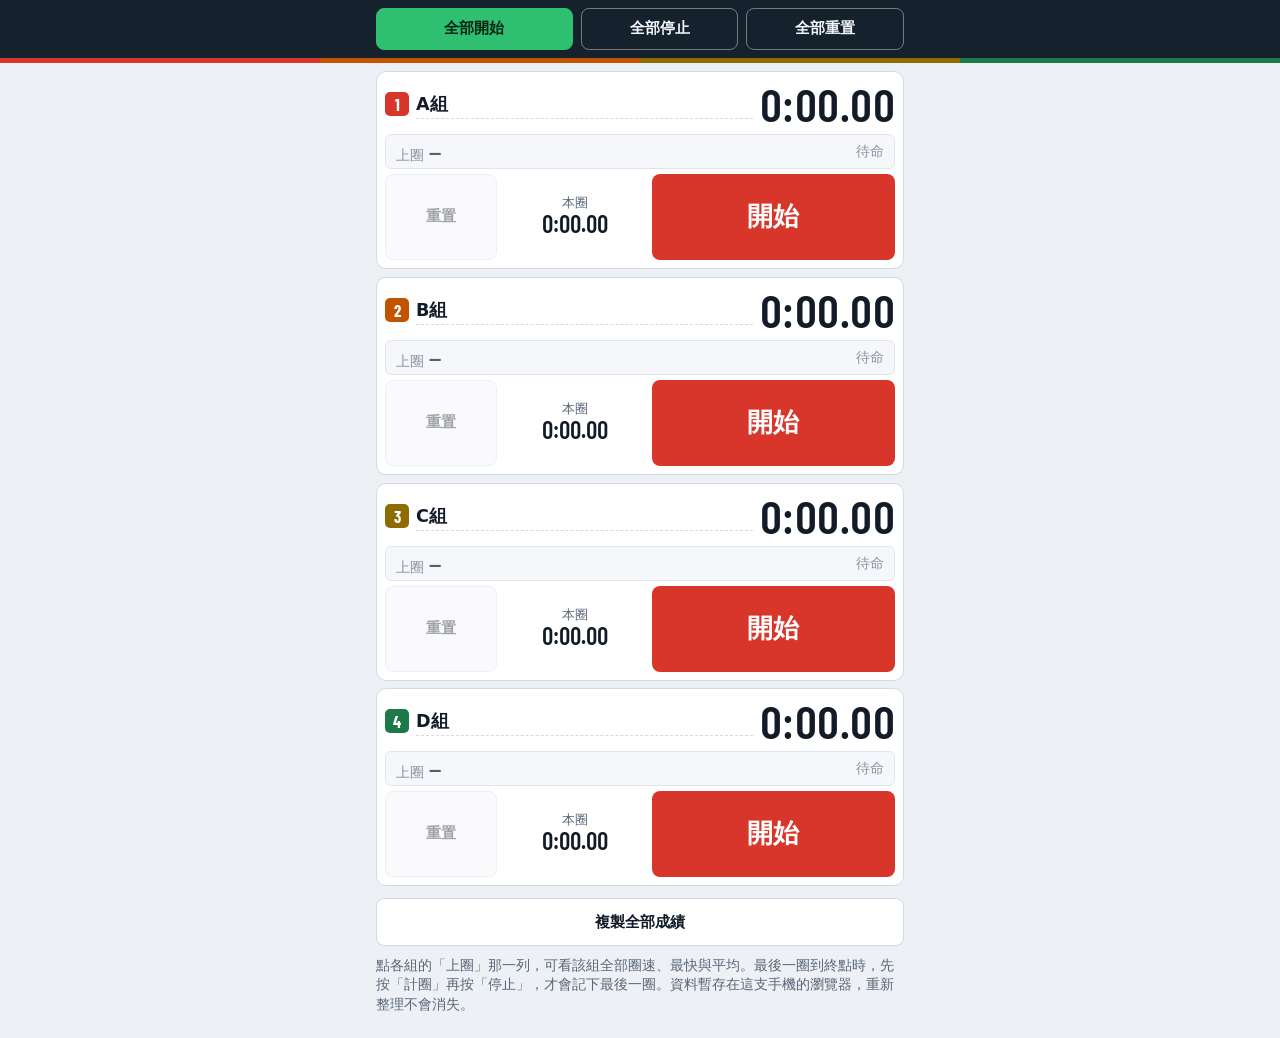
<file: lap-timer-8/index.html>
<!doctype html>
<html lang="zh-Hant">
<head>
<meta charset="utf-8">
<meta name="viewport" content="width=device-width, initial-scale=1, viewport-fit=cover">
<title>四組計圈碼表</title>
<link rel="preconnect" href="https://fonts.googleapis.com">
<link rel="preconnect" href="https://fonts.gstatic.com" crossorigin>
<link href="https://fonts.googleapis.com/css2?family=Barlow+Condensed:wght@500;600;700&display=swap" rel="stylesheet">
<style>
/* Layout: portrait phone, control bar on top that scrolls with the page, then a single column of 4 compact lane cards (name and total on one row) that fills the screen height; full lap history opens in a bottom sheet */
:root {
  --bg: #edf0f4;
  --surface: #ffffff;
  --surface-2: #f3f5f8;
  --ink: #121c28;
  --muted: #586779;
  --line: #d3dae3;
  --bar: #16212e;
  --bar-ink: #f2f5f9;
  --go: #2fbf71;
  --go-ink: #052414;
  --scrim: rgba(10, 18, 28, 0.55);
  --l1: #d9362b;
  --l2: #c25400;
  --l3: #8f6c00;
  --l4: #1b7a48;
  --l5: #0b7a7c;
  --l6: #2563eb;
  --l7: #7c3aed;
  --l8: #b4228f;
  --on-lane: #ffffff;
  --font-ui: system-ui, -apple-system, "PingFang TC", "Noto Sans TC", "Microsoft JhengHei", sans-serif;
  --font-num: "Barlow Condensed", "Arial Narrow", "PingFang TC", "Noto Sans TC", sans-serif;
}
@media (prefers-color-scheme: dark) {
  :root:not([data-theme="light"]) {
    --bg: #0c131a;
    --surface: #16202a;
    --surface-2: #1e2a36;
    --ink: #e9eff5;
    --muted: #92a2b4;
    --line: #2a3846;
    --bar: #1b2835;
    --go: #3ddc84;
    --scrim: rgba(0, 0, 0, 0.65);
    --l1: #ff6b5e;
    --l2: #ffa040;
    --l3: #e6c34a;
    --l4: #4ed08a;
    --l5: #3cc9c9;
    --l6: #6ea0ff;
    --l7: #a98bff;
    --l8: #ee7ad6;
    --on-lane: #0b1118;
    color-scheme: dark;
  }
}
:root[data-theme="dark"] {
  --bg: #0c131a;
  --surface: #16202a;
  --surface-2: #1e2a36;
  --ink: #e9eff5;
  --muted: #92a2b4;
  --line: #2a3846;
  --bar: #1b2835;
  --go: #3ddc84;
  --scrim: rgba(0, 0, 0, 0.65);
  --l1: #ff6b5e;
  --l2: #ffa040;
  --l3: #e6c34a;
  --l4: #4ed08a;
  --l5: #3cc9c9;
  --l6: #6ea0ff;
  --l7: #a98bff;
  --l8: #ee7ad6;
  --on-lane: #0b1118;
  color-scheme: dark;
}

* { box-sizing: border-box; }
[hidden] { display: none !important; }
:root {
  color-scheme: light;
  padding-top: env(safe-area-inset-top, 0px);
  padding-bottom: env(safe-area-inset-bottom, 0px);
}
html, body { min-height: 100%; }
body {
  margin: 0;
  background: var(--bg);
  color: var(--ink);
  font-family: var(--font-ui);
  font-size: 15px;
  line-height: 1.4;
  -webkit-tap-highlight-color: transparent;
}
body::before {
  content: "";
  position: fixed;
  inset: 0 0 auto;
  height: env(safe-area-inset-top, 0px);
  background: var(--bg);
  z-index: 10;
}
button, input, textarea { font: inherit; color: inherit; }
button { touch-action: manipulation; -webkit-user-select: none; user-select: none; cursor: pointer; }
:focus-visible { outline: 3px solid var(--l6); outline-offset: 2px; }
.sr { position: absolute; width: 1px; height: 1px; overflow: hidden; clip: rect(0 0 0 0); white-space: nowrap; }

/* Control bar scrolls with the page */
.bar {
  background: var(--bar);
  color: var(--bar-ink);
}
.bar-in {
  display: grid;
  grid-template-columns: 1.25fr 1fr 1fr;
  gap: 8px;
  max-width: 560px;
  margin: 0 auto;
  padding: 8px max(16px, env(safe-area-inset-right, 0px)) 8px max(16px, env(safe-area-inset-left, 0px));
}
.gbtn {
  min-height: 42px;
  border-radius: 8px;
  border: 1.5px solid rgba(255, 255, 255, 0.4);
  background: transparent;
  color: var(--bar-ink);
  font-weight: 700;
  font-size: 0.95rem;
  padding: 0 6px;
}
.gbtn.go { background: var(--go); border-color: var(--go); color: var(--go-ink); }
.gbtn.arm { background: var(--l1); border-color: var(--l1); color: var(--on-lane); }
.gbtn:active { transform: scale(0.97); }
.strip {
  height: 5px;
  background: linear-gradient(90deg,
    var(--l1) 0 25%, var(--l2) 25% 50%, var(--l3) 50% 75%, var(--l4) 75% 100%);
}

.wrap {
  max-width: 560px;
  margin: 0 auto;
  padding: 8px max(16px, env(safe-area-inset-right, 0px)) 24px max(16px, env(safe-area-inset-left, 0px));
}

/* Fixed 2 columns x 4 rows, sized to the screen */
.grid {
  display: grid;
  grid-template-columns: minmax(0, 1fr);
  grid-template-rows: repeat(4, 1fr);
  gap: 8px;
  min-height: calc(100dvh - 85px - env(safe-area-inset-top, 0px) - env(safe-area-inset-bottom, 0px));
}

/* Lane card */
.card {
  container-type: inline-size;
  min-width: 0;
  background: var(--surface);
  border: 1.5px solid var(--line);
  border-radius: 10px;
  padding: 8px;
  display: flex;
  flex-direction: column;
  gap: 5px;
}
.card[data-st="running"] { border-color: var(--lane); box-shadow: 0 0 0 1px var(--lane); }

.head { display: flex; align-items: center; gap: 7px; min-width: 0; }
.chip {
  flex: none;
  width: 24px; height: 24px;
  display: grid; place-items: center;
  border-radius: 5px;
  background: var(--lane);
  color: var(--on-lane);
  font-family: var(--font-num);
  font-weight: 700;
  font-size: 1.05rem;
  line-height: 1;
}
.name {
  flex: 1;
  min-width: 0;
  background: transparent;
  border: 0;
  border-bottom: 1px dashed var(--line);
  border-radius: 0;
  padding: 2px 0;
  font-weight: 700;
  font-size: 1.1rem;
}
.name::placeholder { color: var(--muted); font-weight: 500; }
.dot {
  display: none;
  flex: none;
  width: 10px; height: 10px;
  border-radius: 50%;
  border: 2px solid var(--muted);
  opacity: 0.6;
}
.card[data-st="running"] .dot { background: var(--lane); border-color: var(--lane); opacity: 1; animation: pulse 1.2s ease-in-out infinite; }
.card[data-st="paused"] .dot { border-color: var(--lane); opacity: 1; }
@keyframes pulse { 50% { opacity: 0.3; } }
@media (prefers-reduced-motion: reduce) { .card[data-st="running"] .dot { animation: none; } .gbtn:active, .btn:active, .copy:active { transform: none; } }

.total {
  font-family: var(--font-num);
  font-weight: 600;
  font-size: clamp(2rem, 10cqw, 2.9rem);
  flex: none;
  line-height: 1.05;
  letter-spacing: 0.01em;
  font-variant-numeric: tabular-nums;
  white-space: nowrap;
}
.total.long { font-size: clamp(1.5rem, 7.5cqw, 2.2rem); }

/* Last-lap row, opens the full lap list */
.subbtn {
  width: 100%;
  display: flex;
  justify-content: space-between;
  align-items: center;
  gap: 6px;
  min-height: 34px;
  padding: 2px 10px;
  border-radius: 6px;
  border: 1px solid var(--line);
  background: var(--surface-2);
  color: var(--muted);
  font-size: 0.9rem;
  text-align: left;
}
.subbtn b {
  color: var(--ink);
  font-family: var(--font-num);
  font-size: 1.3rem;
  font-weight: 600;
  font-variant-numeric: tabular-nums;
}
.subbtn:disabled { cursor: default; opacity: 0.7; }

.ctl { flex: 1; min-height: 54px; display: flex; gap: 6px; }
.btn {
  border-radius: 8px;
  border: 1.5px solid transparent;
  font-weight: 700;
}
.btn:active { transform: scale(0.97); }
.btn.main {
  flex: 1;
  background: var(--l1);
  color: var(--on-lane);
  font-size: 1.6rem;
}
.btn.side {
  flex: 0 0 22%;
  padding: 0;
  font-size: 1rem;
  background: var(--surface-2);
  border-color: var(--line);
  color: var(--ink);
  font-size: 0.95rem;
}
.btn.side.arm { background: var(--l1); border-color: var(--l1); color: var(--on-lane); }
.btn:disabled { opacity: 0.4; cursor: default; }
.curlap {
  flex: 0 0 28%;
  min-width: 0;
  display: flex;
  flex-direction: column;
  align-items: center;
  justify-content: center;
}
.curlap span { color: var(--muted); font-size: 0.8rem; line-height: 1.1; }
.curlap b {
  font-family: var(--font-num);
  font-size: 1.5rem;
  font-weight: 600;
  line-height: 1.15;
  white-space: nowrap;
  font-variant-numeric: tabular-nums;
}

.tools { margin-top: 12px; display: flex; flex-direction: column; gap: 10px; }
.copy {
  min-height: 48px;
  border-radius: 8px;
  border: 1.5px solid var(--line);
  background: var(--surface);
  font-weight: 700;
}
.copy:active { transform: scale(0.98); }
.hint { margin: 0; color: var(--muted); font-size: 0.86rem; max-width: 60ch; }
#fallback {
  width: 100%;
  min-height: 160px;
  background: var(--surface);
  border: 1.5px solid var(--line);
  border-radius: 8px;
  padding: 10px;
  font-size: 0.9rem;
}
#awake { margin: 0; color: var(--muted); font-size: 0.8rem; }

/* Bottom sheet with all laps for one group */
.sheet {
  position: fixed;
  inset: 0;
  z-index: 30;
  display: flex;
  align-items: flex-end;
  justify-content: center;
  background: var(--scrim);
}
.panel {
  width: 100%;
  max-width: 560px;
  max-height: 82dvh;
  display: flex;
  flex-direction: column;
  gap: 10px;
  background: var(--surface);
  border-radius: 14px 14px 0 0;
  padding: 14px max(16px, env(safe-area-inset-right, 0px)) calc(14px + env(safe-area-inset-bottom, 0px)) max(16px, env(safe-area-inset-left, 0px));
}
.p-head { display: flex; align-items: center; gap: 10px; min-width: 0; }
.p-head .chip { width: 30px; height: 30px; font-size: 1.25rem; }
.p-name { flex: 1; min-width: 0; font-weight: 700; font-size: 1.1rem; overflow-wrap: anywhere; }
.p-total { font-family: var(--font-num); font-weight: 600; font-size: 1.5rem; font-variant-numeric: tabular-nums; }
.p-close {
  min-height: 40px;
  padding: 0 14px;
  border-radius: 8px;
  border: 1.5px solid var(--line);
  background: var(--surface-2);
  font-weight: 700;
}
.stats { display: grid; grid-template-columns: repeat(3, minmax(0, 1fr)); gap: 8px; }
.stat { background: var(--surface-2); border-radius: 8px; padding: 6px 10px; }
.stat span { display: block; color: var(--muted); font-size: 0.78rem; }
.stat b { font-family: var(--font-num); font-size: 1.35rem; font-weight: 600; font-variant-numeric: tabular-nums; }
.plist {
  list-style: none;
  margin: 0;
  padding: 0;
  overflow-y: auto;
  display: flex;
  flex-direction: column;
  gap: 2px;
}
.plist li {
  display: grid;
  grid-template-columns: 2.4em 1fr auto;
  align-items: baseline;
  gap: 8px;
  padding: 6px 10px;
  border-radius: 6px;
  font-family: var(--font-num);
  font-variant-numeric: tabular-nums;
}
.plist .n { color: var(--muted); font-size: 1rem; }
.plist .lt { font-weight: 600; font-size: 1.5rem; line-height: 1.2; }
.plist .cu { color: var(--muted); font-size: 1rem; }
.plist li.best { background: color-mix(in srgb, var(--lane) 20%, var(--surface)); }
.plist li.best .lt { font-weight: 700; }
.plist .empty { display: block; color: var(--muted); font-family: var(--font-ui); font-size: 0.9rem; }

.toast {
  position: fixed;
  left: 50%;
  bottom: calc(16px + env(safe-area-inset-bottom, 0px));
  transform: translateX(-50%);
  background: var(--bar);
  color: var(--bar-ink);
  padding: 10px 16px;
  border-radius: 8px;
  font-weight: 600;
  font-size: 0.9rem;
  z-index: 40;
  max-width: calc(100% - 32px);
}
</style>
</head>
<body>

<header class="bar">
  <div class="bar-in">
    <button class="gbtn go" id="gStart" type="button">全部開始</button>
    <button class="gbtn" id="gStop" type="button">全部停止</button>
    <button class="gbtn" id="gReset" type="button">全部重置</button>
  </div>
  <div class="strip" aria-hidden="true"></div>
</header>

<main class="wrap">
  <h1 class="sr">四組計圈碼表</h1>
  <section class="grid" id="grid" aria-label="四組碼表"></section>

  <section class="tools">
    <button class="copy" id="copyBtn" type="button">複製全部成績</button>
    <textarea id="fallback" hidden readonly aria-label="成績文字，可長按全選複製"></textarea>
    <p class="hint">點各組的「上圈」那一列，可看該組全部圈速、最快與平均。最後一圈到終點時，先按「計圈」再按「停止」，才會記下最後一圈。資料暫存在這支手機的瀏覽器，重新整理不會消失。</p>
    <p id="awake" hidden>螢幕保持開啟中</p>
  </section>
</main>

<div class="sheet" id="sheet" hidden>
  <div class="panel" role="dialog" aria-modal="true" aria-labelledby="pName">
    <div class="p-head">
      <span class="chip" id="pChip" aria-hidden="true">1</span>
      <span class="p-name" id="pName"></span>
      <span class="p-total" id="pTotal">0:00.00</span>
      <button type="button" class="p-close" id="pClose">關閉</button>
    </div>
    <div class="stats">
      <div class="stat"><span>圈數</span><b id="pCnt">0</b></div>
      <div class="stat"><span>最快</span><b id="pBest">--</b></div>
      <div class="stat"><span>平均</span><b id="pAvg">--</b></div>
    </div>
    <ol class="plist" id="pList"></ol>
  </div>
</div>

<div class="toast" id="toast" role="status" hidden></div>

<script>
(function () {
  var KEY = 'laptimer4-v1';
  var N = 4;

  function fresh(i, name) {
    return { name: name != null ? name : String.fromCharCode(65 + i) + '組', st: 'idle', t0: 0, acc: 0, mark: 0, laps: [] };
  }

  var W = null;
  try {
    var raw = localStorage.getItem(KEY);
    if (raw) {
      var p = JSON.parse(raw);
      if (Array.isArray(p) && p.length === N) W = p;
    }
  } catch (e) {}
  if (!W) W = Array.from({ length: N }, function (_, i) { return fresh(i); });
  W = W.map(function (w, i) { return Object.assign(fresh(i), w); });

  function save() { try { localStorage.setItem(KEY, JSON.stringify(W)); } catch (e) {} }

  function pad(n) { return String(n).padStart(2, '0'); }
  function fmt(ms) {
    ms = Math.max(0, Math.floor(ms));
    var cs = Math.floor(ms / 10) % 100;
    var s = Math.floor(ms / 1000) % 60;
    var m = Math.floor(ms / 60000) % 60;
    var h = Math.floor(ms / 3600000);
    return (h ? h + ':' + pad(m) : m) + ':' + pad(s) + '.' + pad(cs);
  }
  function elapsed(w, now) { return w.acc + (w.st === 'running' ? now - w.t0 : 0); }

  /* ---------- build cards ---------- */
  var grid = document.getElementById('grid');
  var cards = [];
  function q(root, sel) { return root.querySelector(sel); }

  for (var i = 0; i < N; i++) {
    var a = document.createElement('article');
    a.className = 'card';
    a.dataset.i = i;
    a.dataset.st = 'idle';
    a.style.setProperty('--lane', 'var(--l' + (i + 1) + ')');
    a.innerHTML =
      '<div class="head">' +
        '<span class="chip" aria-hidden="true">' + (i + 1) + '</span>' +
        '<input class="name" id="name-' + (i + 1) + '" type="text" maxlength="8" enterkeyhint="done" autocomplete="off" aria-label="第' + (i + 1) + '道組別名稱" placeholder="第' + (i + 1) + '組">' +
        '<div class="total" data-total>0:00.00</div>' +
      '</div>' +
      '<button type="button" class="subbtn" data-act="detail" disabled><span>上圈 <b data-last>--</b></span><span data-cnt>待命</span></button>' +
      '<div class="ctl">' +
        '<button type="button" class="btn side" data-act="side">重置</button>' +
        '<div class="curlap"><span>本圈</span><b data-cur>0:00.00</b></div>' +
        '<button type="button" class="btn main" data-act="main">開始</button>' +
      '</div>';
    grid.appendChild(a);
    var input = q(a, '.name');
    input.value = W[i].name;
    cards.push({
      root: a, name: input,
      total: q(a, '[data-total]'), cur: q(a, '[data-cur]'), last: q(a, '[data-last]'), cnt: q(a, '[data-cnt]'),
      sub: q(a, '[data-act="detail"]'),
      main: q(a, '[data-act="main"]'), side: q(a, '[data-act="side"]')
    });
  }

  /* ---------- lap sheet ---------- */
  var sheet = document.getElementById('sheet');
  var pChip = document.getElementById('pChip'), pName = document.getElementById('pName'), pTotal = document.getElementById('pTotal');
  var pCnt = document.getElementById('pCnt'), pBest = document.getElementById('pBest'), pAvg = document.getElementById('pAvg');
  var pList = document.getElementById('pList');
  var openIdx = -1;

  function paintSheet() {
    if (openIdx < 0) return;
    var w = W[openIdx], n = w.laps.length;
    sheet.style.setProperty('--lane', 'var(--l' + (openIdx + 1) + ')');
    pChip.style.background = 'var(--l' + (openIdx + 1) + ')';
    pChip.textContent = openIdx + 1;
    pName.textContent = w.name || ('第' + (openIdx + 1) + '組');
    var best = Infinity, bi = -1, sum = 0;
    w.laps.forEach(function (l, k) { sum += l.t; if (l.t < best) { best = l.t; bi = k; } });
    pCnt.textContent = n;
    pBest.textContent = n ? fmt(best) : '--';
    pAvg.textContent = n ? fmt(sum / n) : '--';
    var html = '';
    for (var k = n - 1; k >= 0; k--) {
      var l = w.laps[k];
      html += '<li' + (k === bi && n > 1 ? ' class="best"' : '') + '><span class="n">' + (k + 1) + '</span><span class="lt">' + fmt(l.t) + '</span><span class="cu">' + fmt(l.c) + '</span></li>';
    }
    pList.innerHTML = html || '<li class="empty">還沒有圈速，跑完第一圈後按「計圈」。</li>';
  }
  function openSheet(i) { openIdx = i; sheet.hidden = false; paintSheet(); tick(); }
  function closeSheet() { openIdx = -1; sheet.hidden = true; }
  document.getElementById('pClose').addEventListener('click', closeSheet);
  sheet.addEventListener('click', function (e) { if (e.target === sheet) closeSheet(); });
  document.addEventListener('keydown', function (e) { if (e.key === 'Escape' && openIdx >= 0) closeSheet(); });

  /* ---------- painting ---------- */
  var armed = new Array(N).fill(0);

  function sideLabel(i) {
    var w = W[i], c = cards[i];
    c.side.textContent = w.st === 'running' ? '停止' : '重置';
    c.side.classList.remove('arm');
  }
  function disarm(i) {
    if (armed[i]) { clearTimeout(armed[i]); armed[i] = 0; }
    sideLabel(i);
  }

  function paint(i) {
    var w = W[i], c = cards[i], n = w.laps.length;
    c.root.dataset.st = w.st;
    c.main.textContent = w.st === 'running' ? '計圈' : (w.st === 'paused' ? '繼續' : '開始');
    disarm(i);
    c.side.disabled = w.st === 'idle';
    c.last.textContent = n ? fmt(w.laps[n - 1].t) : '--';
    c.cnt.textContent = w.st === 'idle' && !n ? '待命' : '第' + (n + 1) + '圈 ›';
    c.sub.disabled = n === 0;
  }

  var raf = 0;
  function tick() {
    var now = Date.now(), any = false;
    for (var i = 0; i < N; i++) {
      var w = W[i], c = cards[i], e = elapsed(w, now);
      c.total.textContent = fmt(e);
      c.total.classList.toggle('long', e >= 3600000);
      c.cur.textContent = fmt(e - w.mark);
      if (w.st === 'running') any = true;
    }
    if (openIdx >= 0) pTotal.textContent = fmt(elapsed(W[openIdx], now));
    raf = any ? requestAnimationFrame(tick) : 0;
  }
  function ensureTick() { if (!raf) raf = requestAnimationFrame(tick); }

  /* ---------- state changes ---------- */
  function doStart(i, now) { var w = W[i]; if (w.st === 'running') return; w.st = 'running'; w.t0 = now; }
  function doStop(i, now) { var w = W[i]; if (w.st !== 'running') return; w.acc += now - w.t0; w.st = 'paused'; }
  function doLap(i, now) {
    var w = W[i];
    if (w.st !== 'running') return false;
    now = Math.max(now, w.t0);
    var e = elapsed(w, now), t = e - w.mark;
    if (t < 300) return false;
    w.laps.push({ t: t, c: e });
    w.mark = e;
    return true;
  }
  function doReset(i) { W[i] = fresh(i, W[i].name); }

  var stamps = new Array(N).fill(0);
  function takeStamp(i) {
    var s = stamps[i], n = Date.now();
    stamps[i] = 0;
    return (s && n - s < 1500) ? s : n;
  }
  function buzz() { try { if (navigator.vibrate) navigator.vibrate(12); } catch (e) {} }

  function after(indices) {
    save();
    indices.forEach(paint);
    paintSheet();
    ensureTick();
    tick();
  }

  /* ---------- screen wake lock ---------- */
  var lock = null;
  var awakeEl = document.getElementById('awake');
  function showAwake() { awakeEl.hidden = !lock; }
  function wake() {
    try {
      if (!('wakeLock' in navigator) || lock) return;
      navigator.wakeLock.request('screen').then(function (l) {
        lock = l;
        l.addEventListener('release', function () { lock = null; showAwake(); });
        showAwake();
      }).catch(function () {});
    } catch (e) {}
  }
  document.addEventListener('visibilitychange', function () {
    if (!document.hidden && W.some(function (w) { return w.st === 'running'; })) wake();
  });

  /* ---------- card events ---------- */
  function idxOf(el) { return +el.closest('.card').dataset.i; }

  grid.addEventListener('pointerdown', function (e) {
    var b = e.target.closest('[data-act="main"]');
    if (b) stamps[idxOf(b)] = Date.now();
  });
  document.addEventListener('pointercancel', function () { stamps.fill(0); });

  grid.addEventListener('click', function (e) {
    var b = e.target.closest('[data-act]');
    if (!b) return;
    var i = idxOf(b), w = W[i], act = b.dataset.act;

    if (act === 'main') {
      var now = takeStamp(i);
      if (w.st === 'running') { if (!doLap(i, now)) return; }
      else doStart(i, now);
      buzz(); wake();
      after([i]);
    } else if (act === 'side') {
      if (w.st === 'running') {
        doStop(i, Date.now());
        after([i]);
      } else if (w.st === 'paused') {
        if (armed[i]) { doReset(i); after([i]); }
        else {
          b.textContent = '確定?';
          b.classList.add('arm');
          armed[i] = setTimeout(function () { armed[i] = 0; sideLabel(i); }, 2500);
        }
      }
    } else if (act === 'detail') {
      openSheet(i);
    }
  });

  grid.addEventListener('input', function (e) {
    if (e.target.classList.contains('name')) { W[idxOf(e.target)].name = e.target.value; save(); paintSheet(); }
  });
  grid.addEventListener('keydown', function (e) {
    if (e.key === 'Enter' && e.target.classList.contains('name')) e.target.blur();
  });

  /* ---------- global controls ---------- */
  var all = [0, 1, 2, 3];
  document.getElementById('gStart').addEventListener('click', function () {
    var now = Date.now();
    all.forEach(function (i) { doStart(i, now); });
    buzz(); wake();
    after(all);
  });
  document.getElementById('gStop').addEventListener('click', function () {
    var now = Date.now();
    all.forEach(function (i) { doStop(i, now); });
    after(all);
  });
  var gReset = document.getElementById('gReset'), gArm = 0;
  gReset.addEventListener('click', function () {
    if (gArm) {
      clearTimeout(gArm); gArm = 0;
      gReset.textContent = '全部重置'; gReset.classList.remove('arm');
      all.forEach(doReset);
      after(all);
    } else {
      gReset.textContent = '再按一次重置';
      gReset.classList.add('arm');
      gArm = setTimeout(function () { gArm = 0; gReset.textContent = '全部重置'; gReset.classList.remove('arm'); }, 2500);
    }
  });

  /* ---------- copy results ---------- */
  var toastEl = document.getElementById('toast'), toastT = 0;
  function toast(msg) {
    toastEl.textContent = msg; toastEl.hidden = false;
    clearTimeout(toastT);
    toastT = setTimeout(function () { toastEl.hidden = true; }, 2200);
  }
  function report() {
    var d = new Date(), now = Date.now();
    var out = '跑班計圈成績 ' + d.getFullYear() + '/' + pad(d.getMonth() + 1) + '/' + pad(d.getDate()) + ' ' + pad(d.getHours()) + ':' + pad(d.getMinutes()) + '\n';
    var has = false;
    W.forEach(function (w, i) {
      if (!w.laps.length && w.st === 'idle') return;
      has = true;
      out += '\n【' + (w.name || '第' + (i + 1) + '組') + '】總計 ' + fmt(elapsed(w, now)) + '，' + w.laps.length + ' 圈\n';
      w.laps.forEach(function (l, k) { out += (k + 1) + '. ' + fmt(l.t) + '（累計 ' + fmt(l.c) + '）\n'; });
    });
    return has ? out.trim() : '';
  }
  var fb = document.getElementById('fallback');
  document.getElementById('copyBtn').addEventListener('click', function () {
    var text = report();
    if (!text) { toast('還沒有成績可複製'); return; }
    function fallback() {
      fb.value = text; fb.hidden = false; fb.focus(); fb.select();
      toast('請長按選取後複製');
    }
    try {
      navigator.clipboard.writeText(text).then(function () { fb.hidden = true; toast('已複製成績'); }, fallback);
    } catch (e) { fallback(); }
  });

  /* ---------- init ---------- */
  all.forEach(paint);
  tick();
  if (W.some(function (w) { return w.st === 'running'; })) { ensureTick(); wake(); }
})();
</script>

</body>
</html>
</file>
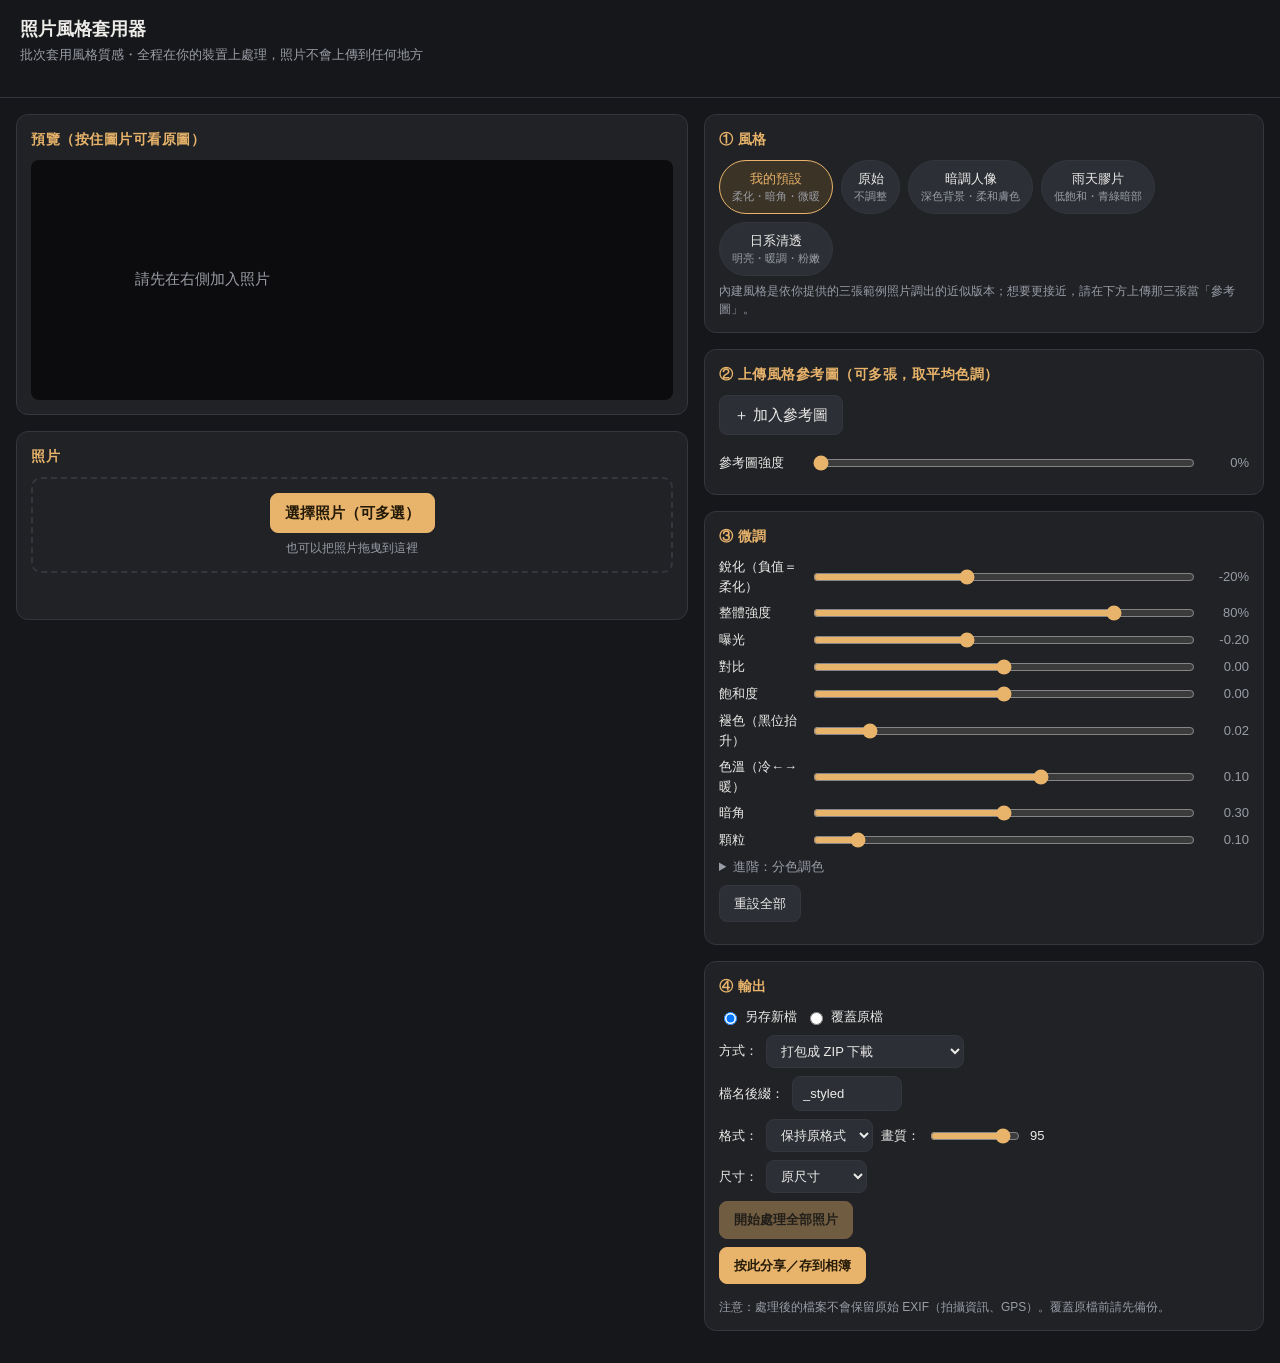
<file: photo-style/index.html>
<!doctype html>
<html lang="zh-Hant">
<head>
<meta charset="utf-8">
<meta name="viewport" content="width=device-width,initial-scale=1,viewport-fit=cover">
<title>照片風格套用器</title>
<meta name="description" content="批次套用照片風格質感，可選擇覆蓋原檔或另存新檔，可安裝到主畫面，照片不會上傳。">
<meta name="theme-color" content="#16171a">
<link rel="manifest" href="manifest.webmanifest">
<link rel="icon" type="image/png" href="icons/icon-192.png">
<link rel="apple-touch-icon" href="icons/apple-touch-icon.png">
<meta name="apple-mobile-web-app-capable" content="yes">
<meta name="mobile-web-app-capable" content="yes">
<meta name="apple-mobile-web-app-title" content="照片風格">
<meta name="apple-mobile-web-app-status-bar-style" content="black-translucent">
<style>
:root{--bg:#16171a;--card:#202226;--line:#33363d;--tx:#ecebe8;--mut:#9a9da6;--ac:#e8b36a;--ac2:#3b3326}
*{box-sizing:border-box}
body{margin:0;background:var(--bg);color:var(--tx);font:15px/1.5 -apple-system,"Noto Sans TC","PingFang TC","Microsoft JhengHei",sans-serif}
header{padding:16px 20px;border-bottom:1px solid var(--line)}
header h1{margin:0;font-size:18px;font-weight:600}
header p{margin:2px 0 0;color:var(--mut);font-size:13px}
main{display:grid;grid-template-columns:minmax(0,1.2fr) minmax(0,1fr);gap:16px;padding:16px;max-width:1280px;margin:auto}
@media(max-width:860px){main{grid-template-columns:1fr}}
.card{background:var(--card);border:1px solid var(--line);border-radius:12px;padding:14px;margin-bottom:16px}
.card h2{margin:0 0 10px;font-size:14px;color:var(--ac);font-weight:600;letter-spacing:.5px}
button{font:inherit;color:var(--tx);background:#2c2f36;border:1px solid var(--line);border-radius:8px;padding:8px 14px;cursor:pointer}
button:hover{border-color:var(--ac)}
button.pri{background:var(--ac);color:#241a08;border-color:var(--ac);font-weight:600}
button:disabled{opacity:.4;cursor:not-allowed}
.chips{display:flex;flex-wrap:wrap;gap:8px}
.chip{padding:8px 12px;border-radius:999px;font-size:13px}
.chip.on{background:var(--ac2);border-color:var(--ac);color:var(--ac)}
.chip small{display:block;color:var(--mut);font-size:11px}
#stage{position:relative;background:#0c0c0e;border-radius:8px;min-height:240px;display:flex;align-items:center;justify-content:center;overflow:hidden;touch-action:none}
#cv{max-width:100%;max-height:70vh;display:block;user-select:none;-webkit-user-select:none}
#stage .tip{position:absolute;left:8px;bottom:8px;font-size:12px;background:#000a;padding:3px 8px;border-radius:6px;color:#ddd;pointer-events:none}
#empty{color:var(--mut);text-align:center;padding:40px 16px}
#drop{border:2px dashed var(--line);border-radius:10px;padding:14px;text-align:center;color:var(--mut)}
#drop.over{border-color:var(--ac);color:var(--ac)}
#list{display:grid;grid-template-columns:repeat(auto-fill,minmax(92px,1fr));gap:8px;margin-top:10px}
.th{position:relative;border:2px solid transparent;border-radius:8px;overflow:hidden;cursor:pointer;background:#111}
.th.sel{border-color:var(--ac)}
.th img{width:100%;aspect-ratio:1;object-fit:cover;display:block}
.th .x{position:absolute;top:2px;right:2px;width:22px;height:22px;border-radius:50%;background:#000a;border:0;padding:0;line-height:22px;font-size:13px}
.th .nm{font-size:10px;color:var(--mut);padding:2px 4px;white-space:nowrap;overflow:hidden;text-overflow:ellipsis}
.row{display:grid;grid-template-columns:84px 1fr 48px;align-items:center;gap:8px;margin:7px 0;font-size:13px}
.row output{color:var(--mut);text-align:right;font-variant-numeric:tabular-nums}
input[type=range]{width:100%;accent-color:var(--ac)}
select,input[type=text]{font:inherit;background:#2c2f36;color:var(--tx);border:1px solid var(--line);border-radius:8px;padding:7px 10px;max-width:100%}
.opt{display:flex;flex-wrap:wrap;align-items:center;gap:8px;margin:8px 0;font-size:13px}
.opt label{display:flex;align-items:center;gap:5px}
.note{font-size:12px;color:var(--mut);margin-top:6px}
#refs{display:flex;gap:8px;flex-wrap:wrap;margin-top:8px}
#refs .r{position:relative;width:64px;height:64px}
#refs img{width:64px;height:64px;object-fit:cover;border-radius:8px}
#refs .x{position:absolute;top:-6px;right:-6px;width:20px;height:20px;border-radius:50%;padding:0;font-size:11px;line-height:18px}
progress{width:100%;height:8px;accent-color:var(--ac)}
#log{font-size:12px;color:var(--mut);max-height:140px;overflow:auto;margin-top:8px;white-space:pre-wrap}
details summary{cursor:pointer;color:var(--mut);font-size:13px;margin-top:6px}
.warn{color:#e9a37a}
</style>
</head>
<body>
<header>
  <h1>照片風格套用器</h1>
  <p>批次套用風格質感・全程在你的裝置上處理，照片不會上傳到任何地方</p>
  <div class="opt"><button id="installBtn" type="button" hidden>安裝到主畫面</button></div>
  <p class="note" id="iosTip" hidden>iPhone / iPad：請在 Safari 點下方「分享」按鈕，選「加入主畫面」即可安裝。</p>
  <p class="note" id="manualTip" hidden>安裝方式：點瀏覽器右上角選單（三個點）→「安裝應用程式」或「加到主畫面」。若選單裡沒有，請先用 Chrome 開啟這個網址（LINE、Facebook 等內建瀏覽器不能安裝）。</p>
</header>

<main>
<section>
  <div class="card">
    <h2>預覽（按住圖片可看原圖）</h2>
    <div id="stage">
      <div id="empty">請先在右側加入照片</div>
      <canvas id="cv" hidden></canvas>
      <div class="tip" id="tip" hidden>按住＝看原圖</div>
    </div>
  </div>

  <div class="card">
    <h2>照片</h2>
    <div id="drop">
      <button class="pri" id="pick">選擇照片（可多選）</button>
      <div class="note" id="dropNote">也可以把照片拖曳到這裡</div>
    </div>
    <input type="file" id="file" accept="image/*" multiple hidden>
    <div id="list"></div>
    <div class="opt"><button id="clear" hidden>清除全部</button><span class="note" id="count"></span></div>
  </div>
</section>

<section>
  <div class="card">
    <h2>① 風格</h2>
    <div class="chips" id="presets"></div>
    <div class="note">內建風格是依你提供的三張範例照片調出的近似版本；想要更接近，請在下方上傳那三張當「參考圖」。</div>
  </div>

  <div class="card">
    <h2>② 上傳風格參考圖（可多張，取平均色調）</h2>
    <button id="addRef">＋ 加入參考圖</button>
    <input type="file" id="refFile" accept="image/*" multiple hidden>
    <div id="refs"></div>
    <div class="row" style="margin-top:10px"><span>參考圖強度</span><input type="range" id="refStrength" min="0" max="1" step="0.01"><output id="refStrengthO"></output></div>
  </div>

  <div class="card">
    <h2>③ 微調</h2>
    <div id="sliders"></div>
    <details><summary>進階：分色調色</summary><div id="adv"></div></details>
    <div class="opt"><button id="reset">重設全部</button></div>
  </div>

  <div class="card">
    <h2>④ 輸出</h2>
    <div class="opt">
      <label><input type="radio" name="mode" value="new" checked> 另存新檔</label>
      <label><input type="radio" name="mode" value="over" id="overRadio"> 覆蓋原檔</label>
    </div>
    <div class="opt" id="howBox">方式：<select id="how"></select></div>
    <div class="opt" id="suffixBox">檔名後綴：<input type="text" id="suffix" value="_styled" size="10"></div>
    <div class="opt">格式：
      <select id="fmt"><option value="keep">保持原格式</option><option value="jpeg">JPEG</option><option value="png">PNG</option><option value="webp">WebP</option></select>
      畫質：<input type="range" id="q" min="0.6" max="1" step="0.01" value="0.95" style="width:90px"><output id="qO">95</output>
    </div>
    <div class="opt">尺寸：
      <select id="size"><option value="0">原尺寸</option><option value="4096">長邊 4096</option><option value="2560">長邊 2560</option><option value="1600">長邊 1600</option></select>
    </div>
    <div class="note" id="overNote"></div>
    <div class="opt"><button class="pri" id="go" disabled>開始處理全部照片</button></div>
    <progress id="prog" value="0" max="1" hidden></progress>
    <div id="shareBox" hidden class="opt"><button class="pri" id="shareBtn">按此分享／存到相簿</button></div>
    <div id="log"></div>
    <div class="note">注意：處理後的檔案不會保留原始 EXIF（拍攝資訊、GPS）。覆蓋原檔前請先備份。</div>
  </div>
</section>
</main>

<script>
const $=s=>document.querySelector(s);
const tick=()=>new Promise(r=>setTimeout(r,0));

/* ---------- 風格預設 ---------- */
const DEFAULT={sharpen:0,ev:0,contrast:0,sat:0,fade:0,warmth:0,shHue:200,shAmt:0,hiHue:40,hiAmt:0,vig:0,grain:0};
const MINE={sharpen:-0.2,strength:0.8,ev:-0.2,contrast:0,sat:0,fade:0.02,warmth:0.1,vig:0.3,grain:0.1};
const PRESETS=[
 {id:'mine',name:'我的預設',desc:'柔化・暗角・微暖',full:true,p:MINE},
 {id:'none',name:'原始',desc:'不調整',full:true,p:{}},
 {id:'portrait',name:'暗調人像',desc:'深色背景・柔和膚色',p:{ev:-0.2,contrast:0.18,sat:-0.05,fade:0.02,warmth:0.10,shHue:200,shAmt:0.05,hiHue:25,hiAmt:0.06,vig:0.30,grain:0.10}},
 {id:'rain',name:'雨天膠片',desc:'低飽和・青綠暗部',p:{ev:-0.05,contrast:-0.05,sat:-0.18,fade:0.06,warmth:-0.12,shHue:185,shAmt:0.12,hiHue:40,hiAmt:0.03,vig:0.20,grain:0.30}},
 {id:'airy',name:'日系清透',desc:'明亮・暖調・粉嫩',p:{ev:0.30,contrast:-0.10,sat:-0.08,fade:0.05,warmth:0.15,shHue:170,shAmt:0.05,hiHue:40,hiAmt:0.07,vig:0.05,grain:0.12}},
];
const SL=[
 ['sharpen','銳化（負值＝柔化）',-1,1,0.01,'pct'],
 ['strength','整體強度',0,1,0.01,'pct'],
 ['ev','曝光',-1,1,0.05],['contrast','對比',-0.5,0.5,0.01],['sat','飽和度',-0.6,0.6,0.01],
 ['fade','褪色（黑位抬升）',0,0.15,0.005],['warmth','色溫（冷←→暖）',-0.5,0.5,0.01],
 ['vig','暗角',0,0.6,0.01],['grain','顆粒',0,1,0.01]
];
const ADV=[['shHue','暗部色相',0,360,1],['shAmt','暗部著色',0,0.3,0.005],['hiHue','亮部色相',0,360,1],['hiAmt','亮部著色',0,0.3,0.005]];
let P={...DEFAULT,strength:1,refStrength:0,...MINE};
let activePreset='mine';

function mkSliders(box,defs){
  for(const [k,label,min,max,step,kind] of defs){
    const row=document.createElement('div');row.className='row';
    row.innerHTML=`<span>${label}</span><input type="range" id="s_${k}" min="${min}" max="${max}" step="${step}"><output id="o_${k}"></output>`;
    box.appendChild(row);
    const inp=row.querySelector('input');
    inp.oninput=()=>{P[k]=parseFloat(inp.value);if(k!=='sharpen')activePreset=null;syncUI();schedule()};
    inp.dataset.kind=kind||'';
  }
}
mkSliders($('#sliders'),SL);mkSliders($('#adv'),ADV);
function syncUI(){
  for(const [k,,,,,kind] of [...SL,...ADV]){
    const inp=$('#s_'+k);inp.value=P[k];
    $('#o_'+k).textContent=kind==='pct'?Math.round(P[k]*100)+'%':(Math.abs(P[k])>=10?Math.round(P[k]):P[k].toFixed(2));
  }
  $('#refStrength').value=P.refStrength;$('#refStrengthO').textContent=Math.round(P.refStrength*100)+'%';
  document.querySelectorAll('.chip').forEach(c=>c.classList.toggle('on',c.dataset.id===activePreset));
}
const chips=$('#presets');
for(const ps of PRESETS){
  const b=document.createElement('button');b.className='chip';b.dataset.id=ps.id;
  b.innerHTML=`${ps.name}<small>${ps.desc}</small>`;
  b.onclick=()=>{P={...DEFAULT,sharpen:ps.full?0:P.sharpen,strength:ps.full?1:P.strength,refStrength:P.refStrength,...ps.p};activePreset=ps.id;syncUI();schedule()};
  chips.appendChild(b);
}
$('#refStrength').oninput=e=>{P.refStrength=parseFloat(e.target.value);syncUI();schedule()};
$('#reset').onclick=()=>{P={...DEFAULT,strength:1,refStrength:refs.length?0.8:0,...MINE};activePreset='mine';syncUI();schedule()};

/* ---------- 影像處理核心 ---------- */
const LIN=new Float32Array(256);
for(let i=0;i<256;i++){const c=i/255;LIN[i]=c<=0.04045?c/12.92:Math.pow((c+0.055)/1.055,2.4)}
const SN=4096,TOS=new Float32Array(SN+1);
for(let i=0;i<=SN;i++){const v=i/SN;TOS[i]=v<=0.0031308?12.92*v:1.055*Math.pow(v,1/2.4)-0.055}
const l2s=v=>v<=0?0:v>=1?1:TOS[(v*SN+0.5)|0];
const XN=0.95047,ZN=1.08883;
const fLab=t=>t>0.008856?Math.cbrt(t):7.787*t+0.137931;
const fInv=f=>{const c=f*f*f;return c>0.008856?c:(f-0.137931)/7.787};

function labStats(id){
  const d=id.data,n=id.width*id.height;
  let sL=0,sA=0,sB=0,qL=0,qA=0,qB=0;
  for(let i=0;i<d.length;i+=4){
    const r=LIN[d[i]],g=LIN[d[i+1]],b=LIN[d[i+2]];
    const fx=fLab((0.4124*r+0.3576*g+0.1805*b)/XN),fy=fLab(0.2126*r+0.7152*g+0.0722*b),fz=fLab((0.0193*r+0.1192*g+0.9505*b)/ZN);
    const L=116*fy-16,a=500*(fx-fy),b2=200*(fy-fz);
    sL+=L;sA+=a;sB+=b2;qL+=L*L;qA+=a*a;qB+=b2*b2;
  }
  const mL=sL/n,mA=sA/n,mB=sB/n;
  return {mL,mA,mB,sL:Math.sqrt(Math.max(qL/n-mL*mL,1e-3)),sA:Math.sqrt(Math.max(qA/n-mA*mA,1e-3)),sB:Math.sqrt(Math.max(qB/n-mB*mB,1e-3))};
}
function refTarget(){
  if(!refs.length)return null;
  const t={mL:0,mA:0,mB:0,sL:0,sA:0,sB:0};
  for(const r of refs)for(const k in t)t[k]+=r.stats[k]/refs.length;
  return t;
}
const clamp=(v,a,b)=>v<a?a:v>b?b:v;
function refParams(src){
  const t=refTarget();
  if(!t||P.refStrength<=0||!src)return null;
  const rs=P.refStrength;
  const k=(a,b,lo,hi)=>1+(clamp(a/b,lo,hi)-1)*rs;
  return {mL:src.mL,mA:src.mA,mB:src.mB,
    kL:k(t.sL,src.sL,0.6,1.5),kA:k(t.sA,src.sA,0.5,2),kB:k(t.sB,src.sB,0.5,2),
    tL:src.mL+(t.mL-src.mL)*rs,tA:src.mA+(t.mA-src.mA)*rs,tB:src.mB+(t.mB-src.mB)*rs};
}
function buildTone(P){
  const T=new Float32Array(1025),g=Math.pow(2,P.ev);
  for(let i=0;i<=1024;i++){
    const x=i/1024;
    let l=(x<=0.04045?x/12.92:Math.pow((x+0.055)/1.055,2.4))*g;if(l>1)l=1;
    let s=l<=0.0031308?12.92*l:1.055*Math.pow(l,1/2.4)-0.055;
    const c=P.contrast;
    if(c>=0){const sm=s*s*(3-2*s);s=s+(sm-s)*c*1.6}else s=0.5+(s-0.5)*(1+c);
    s=P.fade+s*(1-P.fade*1.3);
    T[i]=s;
  }
  return T;
}
function hueVec(h){
  const hh=((h%360)+360)%360/60,x=1-Math.abs(hh%2-1);
  let r=0,g=0,b=0;
  switch(Math.floor(hh)%6){case 0:r=1;g=x;break;case 1:r=x;g=1;break;case 2:g=1;b=x;break;case 3:g=x;b=1;break;case 4:r=x;b=1;break;default:r=1;b=x}
  const m=(r+g+b)/3;return [r-m,g-m,b-m];
}
function processBand(d,w,y0,bh,fh,P,T,sv,hv,ref,seed0){
  const sat=1+P.sat,st=P.strength,wm=P.warmth*0.06,vig=P.vig,gr=P.grain*0.12;
  const sa=P.shAmt*0.5,ha=P.hiAmt*0.5;
  let seed=(seed0+y0*7919+1)|0||1;
  for(let j=0;j<bh;j++){
    const ny=((y0+j)/fh-0.5)*2;
    for(let x=0;x<w;x++){
      const i=(j*w+x)*4;
      const o0=d[i]/255,o1=d[i+1]/255,o2=d[i+2]/255;
      let r=o0,g=o1,b=o2;
      if(ref){
        const rl=LIN[d[i]],gl=LIN[d[i+1]],bl=LIN[d[i+2]];
        const fx=fLab((0.4124*rl+0.3576*gl+0.1805*bl)/XN),fy=fLab(0.2126*rl+0.7152*gl+0.0722*bl),fz=fLab((0.0193*rl+0.1192*gl+0.9505*bl)/ZN);
        let L=116*fy-16,A=500*(fx-fy),B=200*(fy-fz);
        L=(L-ref.mL)*ref.kL+ref.tL;A=(A-ref.mA)*ref.kA+ref.tA;B=(B-ref.mB)*ref.kB+ref.tB;
        const fy2=(L+16)/116,fx2=fy2+A/500,fz2=fy2-B/200;
        const X=XN*fInv(fx2),Y=fInv(fy2),Z=ZN*fInv(fz2);
        r=l2s(3.2406*X-1.5372*Y-0.4986*Z);g=l2s(-0.9689*X+1.8758*Y+0.0415*Z);b=l2s(0.0557*X-0.2040*Y+1.0570*Z);
      }
      r=T[((r<0?0:r>1?1:r)*1024+0.5)|0];g=T[((g<0?0:g>1?1:g)*1024+0.5)|0];b=T[((b<0?0:b>1?1:b)*1024+0.5)|0];
      const Y=0.2126*r+0.7152*g+0.0722*b;
      r=Y+(r-Y)*sat;g=Y+(g-Y)*sat;b=Y+(b-Y)*sat;
      const ws=(1-Y)*(1-Y),wh=Y*Y;
      r+=ws*sa*sv[0]+wh*ha*hv[0]+wm;g+=ws*sa*sv[1]+wh*ha*hv[1]+wm*0.2;b+=ws*sa*sv[2]+wh*ha*hv[2]-wm;
      if(vig>0){const nx=(x/w-0.5)*2,d2=(nx*nx+ny*ny)/2,f=1-vig*d2*(0.5+0.5*d2);r*=f;g*=f;b*=f}
      if(gr>0){seed^=seed<<13;seed^=seed>>>17;seed^=seed<<5;const n=((seed>>>0)/4294967296-0.5)*2,a=gr*(1-Math.abs(Y-0.5)*1.4);r+=n*a;g+=n*a;b+=n*a}
      d[i]=(o0+(r-o0)*st)*255;d[i+1]=(o1+(g-o1)*st)*255;d[i+2]=(o2+(b-o2)*st)*255;
    }
  }
}
/* 銳化（USM，只作用在亮度，避免色邊與放大顆粒；在調色前先套用） */
function usmBand(d,w,rows,r,amt,y0,y1,out){
  const Y=new Float32Array(w*rows),Hh=new Float32Array(w*rows),n=2*r+1;
  for(let i=0,p=0;i<w*rows;i++,p+=4)Y[i]=0.2126*d[p]+0.7152*d[p+1]+0.0722*d[p+2];
  for(let y=0;y<rows;y++){
    const b=y*w;let s=0;
    for(let k=-r;k<=r;k++)s+=Y[b+(k<0?0:k>w-1?w-1:k)];
    for(let x=0;x<w;x++){
      Hh[b+x]=s/n;
      s+=Y[b+Math.min(x+r+1,w-1)]-Y[b+Math.max(x-r,0)];
    }
  }
  for(let y=y0;y<y1;y++){
    for(let x=0;x<w;x++){
      let s=0;
      for(let k=-r;k<=r;k++){const yy=y+k;s+=Hh[(yy<0?0:yy>rows-1?rows-1:yy)*w+x]}
      const i=(y*w+x)*4,o=((y-y0)*w+x)*4,dl=amt*(Y[y*w+x]-s/n);
      out[o]=d[i]+dl;out[o+1]=d[i+1]+dl;out[o+2]=d[i+2]+dl;out[o+3]=d[i+3];
    }
  }
}
function sharpenData(d,w,h,r,amt){
  const out=new Uint8ClampedArray(d.length);
  usmBand(d,w,h,r,amt,0,h,out);d.set(out);
}
async function sharpenCanvas(cx,W,H,r,amt){
  const BH=Math.max(32,Math.floor(2000000/W));let tail=null;
  for(let y0=0;y0<H;y0+=BH){
    const bh=Math.min(BH,H-y0),bot=Math.min(r,H-y0-bh),top=y0>0?r:0;
    const cur=cx.getImageData(0,y0,W,bh+bot).data;
    const buf=new Uint8ClampedArray((top+bh+bot)*W*4);
    if(top)buf.set(tail,0);
    buf.set(cur,top*W*4);
    const out=new Uint8ClampedArray(bh*W*4);
    usmBand(buf,W,top+bh+bot,r,amt,top,top+bh,out);
    tail=cur.slice((bh-r)*W*4,bh*W*4);
    cx.putImageData(new ImageData(out,W,bh),0,y0);
    await tick();
  }
}
function applyAll(id,fullH,srcStats,seed){
  processBand(id.data,id.width,0,id.height,fullH,P,buildTone(P),hueVec(P.shHue),hueVec(P.hiHue),refParams(srcStats),seed);
}

/* ---------- 照片與參考圖管理 ---------- */
const photos=[],refs=[];let sel=-1;
const ACCEPT=['.jpg','.jpeg','.png','.webp','.heic','.heif'];
function smallFrom(bm,maxEdge){
  const sc=Math.min(1,maxEdge/Math.max(bm.width,bm.height));
  const w=Math.max(1,Math.round(bm.width*sc)),h=Math.max(1,Math.round(bm.height*sc));
  const c=document.createElement('canvas');c.width=w;c.height=h;
  const x=c.getContext('2d',{willReadFrequently:true});x.imageSmoothingQuality='high';x.drawImage(bm,0,0,w,h);
  return {c,w,h,data:x.getImageData(0,0,w,h)};
}
function thumbURL(src){
  const c=document.createElement('canvas');c.width=c.height=128;const x=c.getContext('2d');
  const s=Math.max(128/src.w,128/src.h),dw=src.w*s,dh=src.h*s;
  x.drawImage(src.c,(128-dw)/2,(128-dh)/2,dw,dh);return c.toDataURL('image/jpeg',0.7);
}
async function addPhotos(items){
  for(const it of items){
    try{
      const bm=await createImageBitmap(it.file);
      const W=bm.width,H=bm.height,s=smallFrom(bm,960);bm.close();
      photos.push({file:it.file,handle:it.handle||null,name:it.file.name,W,H,small:s,stats:labStats(s.data),thumb:thumbURL(s)});
      if(sel<0)sel=0;
    }catch(e){log('無法讀取：'+it.file.name+'（此瀏覽器可能不支援該格式，例如 HEIC）',true)}
  }
  renderList();render();
}
async function addRefs(files){
  for(const f of files){
    try{
      const bm=await createImageBitmap(f);const s=smallFrom(bm,256);bm.close();
      refs.push({stats:labStats(s.data),thumb:thumbURL(s)});
    }catch(e){log('參考圖無法讀取：'+f.name,true)}
  }
  if(refs.length&&P.refStrength===0)P.refStrength=0.8;
  renderRefs();syncUI();schedule();
}
function renderRefs(){
  const box=$('#refs');box.innerHTML='';
  refs.forEach((r,i)=>{
    const d=document.createElement('div');d.className='r';
    d.innerHTML=`<img src="${r.thumb}"><button class="x">✕</button>`;
    d.querySelector('button').onclick=()=>{refs.splice(i,1);if(!refs.length)P.refStrength=0;renderRefs();syncUI();schedule()};
    box.appendChild(d);
  });
}
function renderList(){
  const box=$('#list');box.innerHTML='';
  photos.forEach((p,i)=>{
    const d=document.createElement('div');d.className='th'+(i===sel?' sel':'');
    d.innerHTML=`<img src="${p.thumb}"><button class="x">✕</button><div class="nm">${p.name.replace(/</g,'&lt;')}</div>`;
    d.onclick=()=>{sel=i;renderList();render()};
    d.querySelector('button').onclick=e=>{e.stopPropagation();photos.splice(i,1);if(sel>=photos.length)sel=photos.length-1;renderList();render()};
    box.appendChild(d);
  });
  $('#clear').hidden=!photos.length;
  $('#count').textContent=photos.length?`共 ${photos.length} 張`:'';
  $('#go').disabled=!photos.length;
  updateOverNote();
}
$('#clear').onclick=()=>{photos.length=0;sel=-1;renderList();render()};

/* ---------- 預覽 ---------- */
let pend=false;
function schedule(){if(pend)return;pend=true;requestAnimationFrame(()=>{pend=false;render()})}
let showingOrig=false;
function render(){
  const cv=$('#cv'),p=photos[sel];
  $('#empty').hidden=!!p;cv.hidden=!p;$('#tip').hidden=!p;
  if(!p)return;
  cv.width=p.small.w;cv.height=p.small.h;
  const cx=cv.getContext('2d');
  if(showingOrig){cx.putImageData(p.small.data,0,0);return}
  const id=new ImageData(new Uint8ClampedArray(p.small.data.data),p.small.w,p.small.h);
  if(P.sharpen!==0)sharpenData(id.data,id.width,id.height,1,P.sharpen);
  applyAll(id,p.small.h,p.stats,12345);
  cx.putImageData(id,0,0);
}
const stage=$('#stage');
stage.addEventListener('pointerdown',()=>{showingOrig=true;render()});
['pointerup','pointerleave','pointercancel'].forEach(ev=>stage.addEventListener(ev,()=>{if(showingOrig){showingOrig=false;render()}}));

/* ---------- 選檔 ---------- */
const hasPicker='showOpenFilePicker' in window,hasDir='showDirectoryPicker' in window;
let canShare=false;
try{canShare=!!(navigator.canShare&&navigator.canShare({files:[new File(['x'],'a.jpg',{type:'image/jpeg'})]}))}catch(e){}
$('#pick').onclick=async()=>{
  if(hasPicker){
    try{
      const hs=await showOpenFilePicker({multiple:true,types:[{description:'圖片',accept:{'image/*':ACCEPT}}]});
      const items=[];for(const h of hs)items.push({handle:h,file:await h.getFile()});
      await addPhotos(items);
    }catch(e){}
  }else $('#file').click();
};
$('#file').onchange=async e=>{await addPhotos([...e.target.files].map(f=>({file:f})));e.target.value=''};
$('#addRef').onclick=()=>$('#refFile').click();
$('#refFile').onchange=async e=>{await addRefs([...e.target.files]);e.target.value=''};
const drop=$('#drop');
['dragenter','dragover'].forEach(ev=>drop.addEventListener(ev,e=>{e.preventDefault();drop.classList.add('over')}));
['dragleave','drop'].forEach(ev=>drop.addEventListener(ev,e=>{e.preventDefault();drop.classList.remove('over')}));
drop.addEventListener('drop',async e=>{
  const items=[];
  for(const it of e.dataTransfer.items){
    if(it.kind!=='file')continue;
    let handle=null;
    try{if(it.getAsFileSystemHandle){handle=await it.getAsFileSystemHandle();if(handle&&handle.kind!=='file')handle=null}}catch(_){}
    const file=handle?await handle.getFile():it.getAsFile();
    if(file&&file.type.startsWith('image/')||file&&/\.(heic|heif)$/i.test(file.name))items.push({file,handle});
  }
  addPhotos(items);
});

/* ---------- 輸出 ---------- */
const howSel=$('#how');
howSel.innerHTML='<option value="zip">打包成 ZIP 下載</option><option value="each">逐張下載</option>'
  +(canShare?'<option value="share">分享／存到相簿（手機）</option>':'')
  +(hasDir?'<option value="dir">存到我選的資料夾（電腦）</option>':'');
if(!hasPicker){$('#overRadio').disabled=true;$('#overRadio').parentElement.style.opacity=.5;$('#overRadio').parentElement.title='此瀏覽器不支援覆蓋原檔，請改用電腦版 Chrome／Edge'}
function modeVal(){return document.querySelector('input[name=mode]:checked').value}
function updateOverNote(){
  const m=modeVal();
  $('#howBox').hidden=m!=='new';$('#suffixBox').hidden=m!=='new';
  let t='';
  if(m==='over'){
    const miss=photos.filter(p=>!p.handle).length;
    t=miss?`有 ${miss} 張不是用「選擇照片」按鈕（或拖曳）加入的，無法覆蓋，請重新加入。`:'將直接寫回原始檔案，格式需與原檔相同（JPG/PNG/WebP）。';
    $('#overNote').className='note'+(miss?' warn':'');
  }else if(!hasPicker){t='手機瀏覽器無法直接覆蓋原檔；建議用「分享／存到相簿」或 ZIP。';$('#overNote').className='note'}
  else $('#overNote').className='note';
  $('#overNote').textContent=t;
}
document.querySelectorAll('input[name=mode]').forEach(r=>r.onchange=updateOverNote);
$('#q').oninput=e=>$('#qO').textContent=Math.round(e.target.value*100);
function log(t,warn){const d=document.createElement('div');d.textContent=t;if(warn)d.className='warn';$('#log').appendChild(d);$('#log').scrollTop=1e9}

const kindOf=n=>{const e=(n.split('.').pop()||'').toLowerCase();return e==='jpg'||e==='jpeg'?'jpeg':e==='png'?'png':e==='webp'?'webp':null};
const MIME={jpeg:'image/jpeg',png:'image/png',webp:'image/webp'},EXT={jpeg:'jpg',png:'png',webp:'webp'};

async function exportOne(p,maxEdge,mime,q){
  const bm=await createImageBitmap(p.file);
  let W=bm.width,H=bm.height;
  if(maxEdge&&Math.max(W,H)>maxEdge){const s=maxEdge/Math.max(W,H);W=Math.round(W*s);H=Math.round(H*s)}
  const cv=document.createElement('canvas');cv.width=W;cv.height=H;
  const cx=cv.getContext('2d',{willReadFrequently:true});cx.imageSmoothingQuality='high';cx.drawImage(bm,0,0,W,H);bm.close();
  if(P.sharpen!==0)await sharpenCanvas(cx,W,H,Math.min(4,Math.max(1,Math.round(Math.max(W,H)/960))),P.sharpen);
  const T=buildTone(P),sv=hueVec(P.shHue),hv=hueVec(P.hiHue),ref=refParams(p.stats);
  const BH=Math.max(32,Math.floor(2000000/W));
  for(let y0=0;y0<H;y0+=BH){
    const bh=Math.min(BH,H-y0),id=cx.getImageData(0,y0,W,bh);
    processBand(id.data,W,y0,bh,H,P,T,sv,hv,ref,987654);
    cx.putImageData(id,0,y0);await tick();
  }
  const blob=await new Promise((res,rej)=>cv.toBlob(b=>b?res(b):rej(new Error('輸出失敗，可能是尺寸超過瀏覽器限制，請改用較小尺寸')),mime,q));
  cv.width=cv.height=0;return blob;
}

const CRC=(()=>{const t=new Uint32Array(256);for(let n=0;n<256;n++){let c=n;for(let k=0;k<8;k++)c=c&1?0xEDB88320^(c>>>1):c>>>1;t[n]=c>>>0}return t})();
const crc32=u=>{let c=0xFFFFFFFF;for(let i=0;i<u.length;i++)c=CRC[(c^u[i])&255]^(c>>>8);return(c^0xFFFFFFFF)>>>0};
async function makeZip(items){
  const enc=new TextEncoder(),parts=[],cen=[];let off=0;const n=new Date();
  const dt=(n.getHours()<<11)|(n.getMinutes()<<5)|(n.getSeconds()>>1),dd=((n.getFullYear()-1980)<<9)|((n.getMonth()+1)<<5)|n.getDate();
  for(const it of items){
    const data=new Uint8Array(await it.blob.arrayBuffer()),nm=enc.encode(it.name),crc=crc32(data);
    const lh=new DataView(new ArrayBuffer(30));
    lh.setUint32(0,0x04034b50,true);lh.setUint16(4,20,true);lh.setUint16(6,0x0800,true);lh.setUint16(8,0,true);lh.setUint16(10,dt,true);lh.setUint16(12,dd,true);
    lh.setUint32(14,crc,true);lh.setUint32(18,data.length,true);lh.setUint32(22,data.length,true);lh.setUint16(26,nm.length,true);lh.setUint16(28,0,true);
    parts.push(lh.buffer,nm,data);
    const ch=new DataView(new ArrayBuffer(46));
    ch.setUint32(0,0x02014b50,true);ch.setUint16(4,20,true);ch.setUint16(6,20,true);ch.setUint16(8,0x0800,true);ch.setUint16(10,0,true);ch.setUint16(12,dt,true);ch.setUint16(14,dd,true);
    ch.setUint32(16,crc,true);ch.setUint32(20,data.length,true);ch.setUint32(24,data.length,true);ch.setUint16(28,nm.length,true);
    ch.setUint32(42,off,true);
    cen.push(ch.buffer,nm);off+=30+nm.length+data.length;
  }
  let cs=0;for(const c of cen)cs+=c.byteLength;
  const end=new DataView(new ArrayBuffer(22));
  end.setUint32(0,0x06054b50,true);end.setUint16(8,items.length,true);end.setUint16(10,items.length,true);end.setUint32(12,cs,true);end.setUint32(16,off,true);
  return new Blob([...parts,...cen,end.buffer],{type:'application/zip'});
}
function dl(blob,name){const a=document.createElement('a');a.href=URL.createObjectURL(blob);a.download=name;document.body.appendChild(a);a.click();a.remove();setTimeout(()=>URL.revokeObjectURL(a.href),30000)}

let lastResults=[];
$('#go').onclick=async()=>{
  if(!photos.length)return;
  const mode=modeVal(),how=howSel.value,fmt=$('#fmt').value,q=parseFloat($('#q').value),maxEdge=parseInt($('#size').value);
  const suffix=$('#suffix').value;
  $('#log').innerHTML='';$('#shareBox').hidden=true;lastResults=[];
  let dirH=null;
  try{
    if(mode==='over'){
      if(photos.some(p=>!p.handle)){log('有照片無法覆蓋，請用「選擇照片」按鈕重新加入。',true);return}
      for(const p of photos){if((await p.handle.requestPermission({mode:'readwrite'}))!=='granted'){log('未取得寫入權限，已取消。',true);return}}
      if(!confirm(`即將覆蓋 ${photos.length} 張原始檔案，無法復原。\n建議先備份。確定要繼續嗎？`))return;
    }else if(how==='dir'){dirH=await showDirectoryPicker({mode:'readwrite'})}
  }catch(e){return}
  $('#go').disabled=true;const prog=$('#prog');prog.hidden=false;prog.max=photos.length;prog.value=0;
  const used=new Set(),results=[];let ok=0;
  for(let i=0;i<photos.length;i++){
    const p=photos[i];
    try{
      const ok0=kindOf(p.name);
      let out=fmt==='keep'?(ok0||'jpeg'):fmt;
      if(mode==='over'&&out!==ok0){log(`略過 ${p.name}：覆蓋時格式需與原檔相同`,true);prog.value=i+1;continue}
      log(`處理 ${i+1}/${photos.length}：${p.name}`);
      const blob=await exportOne(p,mode==='over'?0:maxEdge,MIME[out],q);
      if(mode==='over'&&maxEdge){/* 覆蓋時不縮小尺寸，避免畫質損失 */}
      const ext=blob.type==='image/webp'?'webp':blob.type==='image/png'?'png':'jpg';
      if(mode==='over'){
        const w=await p.handle.createWritable();await w.write(blob);await w.close();
      }else{
        const base=p.name.replace(/\.[^.]+$/,'')+suffix;let name=base+'.'+ext,n=2;
        while(used.has(name.toLowerCase()))name=`${base}(${n++}).${ext}`;
        used.add(name.toLowerCase());
        if(dirH){const fh=await dirH.getFileHandle(name,{create:true});const w=await fh.createWritable();await w.write(blob);await w.close()}
        else if(how==='each'){dl(blob,name);await new Promise(r=>setTimeout(r,350))}
        else results.push({name,blob});
      }
      ok++;
    }catch(e){log(`失敗：${p.name}（${e.message||e}）`,true)}
    prog.value=i+1;
  }
  if(mode==='new'&&how==='zip'&&results.length){dl(await makeZip(results),'styled_photos.zip')}
  if(mode==='new'&&how==='share'&&results.length){lastResults=results;$('#shareBox').hidden=false}
  log(`完成：成功 ${ok}／${photos.length} 張`+(how==='share'&&mode==='new'?'，請按下方按鈕分享／存到相簿':''));
  $('#go').disabled=false;prog.hidden=true;
};
$('#shareBtn').onclick=async()=>{
  try{
    const files=lastResults.map(r=>new File([r.blob],r.name,{type:r.blob.type}));
    await navigator.share({files});
  }catch(e){if(e.name!=='AbortError')log('分享失敗：'+(e.message||e),true)}
};

syncUI();updateOverNote();

/* ---------- PWA：離線快取與安裝 ---------- */
(function () {
  if ('serviceWorker' in navigator) {
    window.addEventListener('load', function () {
      navigator.serviceWorker.register('sw.js').catch(function () {});
    });
  }
  var standalone = (window.matchMedia && matchMedia('(display-mode: standalone)').matches) || navigator.standalone === true;
  var btn = document.getElementById('installBtn');
  var tip = document.getElementById('iosTip');
  var deferred = null;
  window.addEventListener('beforeinstallprompt', function (e) {
    e.preventDefault();
    deferred = e;
    if (!standalone) btn.hidden = false;
  });
  btn.addEventListener('click', function () {
    if (!deferred) return;
    deferred.prompt();
    deferred.userChoice.then(function () { deferred = null; btn.hidden = true; });
  });
  window.addEventListener('appinstalled', function () { btn.hidden = true; });
  var ios = /iphone|ipad|ipod/i.test(navigator.userAgent) || (navigator.platform === 'MacIntel' && navigator.maxTouchPoints > 1);
  if (ios && !standalone) tip.hidden = false;
  var manual = document.getElementById('manualTip');
  if (!ios && !standalone) {
    setTimeout(function () { if (btn.hidden) manual.hidden = false; }, 2500);
  }
})();
</script>
</body>
</html>
</file>
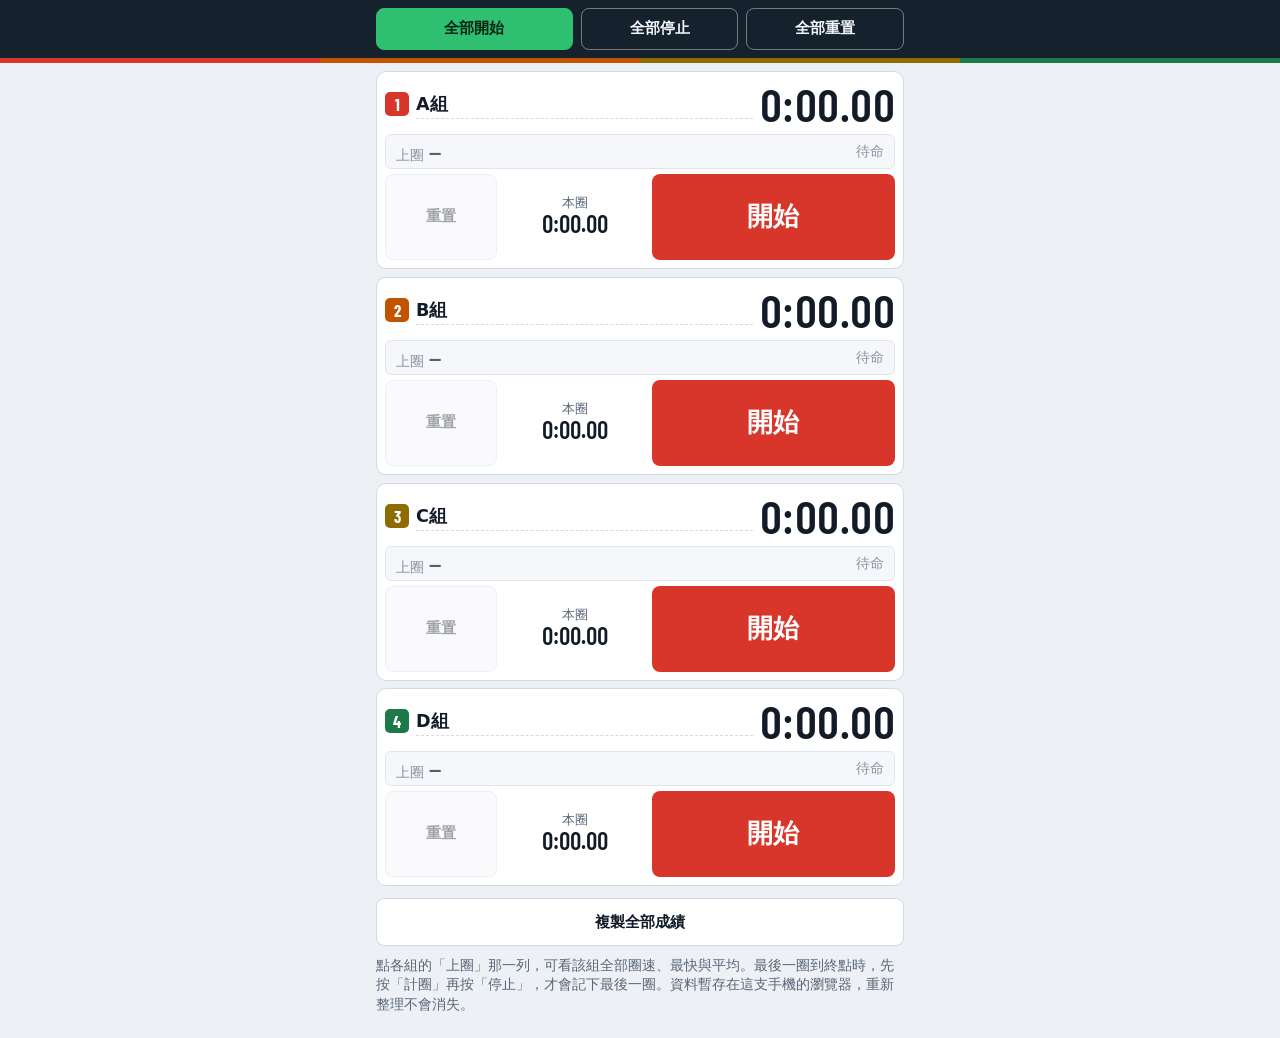
<file: stopwatch4/index.html>
<!doctype html>
<html lang="zh-Hant">
<head>
<meta charset="utf-8">
<meta name="viewport" content="width=device-width, initial-scale=1, viewport-fit=cover">
<title>四組計圈碼表</title>
<meta name="description" content="跑班用四組獨立計圈碼表，可安裝到手機主畫面，離線也能使用。">
<meta name="theme-color" content="#16212e">
<link rel="manifest" href="manifest.webmanifest">
<link rel="icon" type="image/png" href="icons/icon-192.png">
<link rel="apple-touch-icon" href="icons/apple-touch-icon.png">
<meta name="apple-mobile-web-app-capable" content="yes">
<meta name="mobile-web-app-capable" content="yes">
<meta name="apple-mobile-web-app-title" content="四組碼表">
<meta name="apple-mobile-web-app-status-bar-style" content="black-translucent">
<link rel="preconnect" href="https://fonts.googleapis.com">
<link rel="preconnect" href="https://fonts.gstatic.com" crossorigin>
<link href="https://fonts.googleapis.com/css2?family=Barlow+Condensed:wght@500;600;700&display=swap" rel="stylesheet">
<style>
/* Layout: portrait phone, control bar on top that scrolls with the page, then a single column of 4 compact lane cards (name and total on one row) that fills the screen height; full lap history opens in a bottom sheet */
:root {
  --bg: #edf0f4;
  --surface: #ffffff;
  --surface-2: #f3f5f8;
  --ink: #121c28;
  --muted: #586779;
  --line: #d3dae3;
  --bar: #16212e;
  --bar-ink: #f2f5f9;
  --go: #2fbf71;
  --go-ink: #052414;
  --scrim: rgba(10, 18, 28, 0.55);
  --l1: #d9362b;
  --l2: #c25400;
  --l3: #8f6c00;
  --l4: #1b7a48;
  --l5: #0b7a7c;
  --l6: #2563eb;
  --l7: #7c3aed;
  --l8: #b4228f;
  --on-lane: #ffffff;
  --font-ui: system-ui, -apple-system, "PingFang TC", "Noto Sans TC", "Microsoft JhengHei", sans-serif;
  --font-num: "Barlow Condensed", "Arial Narrow", "PingFang TC", "Noto Sans TC", sans-serif;
}
@media (prefers-color-scheme: dark) {
  :root:not([data-theme="light"]) {
    --bg: #0c131a;
    --surface: #16202a;
    --surface-2: #1e2a36;
    --ink: #e9eff5;
    --muted: #92a2b4;
    --line: #2a3846;
    --bar: #1b2835;
    --go: #3ddc84;
    --scrim: rgba(0, 0, 0, 0.65);
    --l1: #ff6b5e;
    --l2: #ffa040;
    --l3: #e6c34a;
    --l4: #4ed08a;
    --l5: #3cc9c9;
    --l6: #6ea0ff;
    --l7: #a98bff;
    --l8: #ee7ad6;
    --on-lane: #0b1118;
    color-scheme: dark;
  }
}
:root[data-theme="dark"] {
  --bg: #0c131a;
  --surface: #16202a;
  --surface-2: #1e2a36;
  --ink: #e9eff5;
  --muted: #92a2b4;
  --line: #2a3846;
  --bar: #1b2835;
  --go: #3ddc84;
  --scrim: rgba(0, 0, 0, 0.65);
  --l1: #ff6b5e;
  --l2: #ffa040;
  --l3: #e6c34a;
  --l4: #4ed08a;
  --l5: #3cc9c9;
  --l6: #6ea0ff;
  --l7: #a98bff;
  --l8: #ee7ad6;
  --on-lane: #0b1118;
  color-scheme: dark;
}

* { box-sizing: border-box; }
[hidden] { display: none !important; }
:root {
  color-scheme: light;
  padding-top: env(safe-area-inset-top, 0px);
  padding-bottom: env(safe-area-inset-bottom, 0px);
}
html, body { min-height: 100%; }
body {
  margin: 0;
  background: var(--bg);
  color: var(--ink);
  font-family: var(--font-ui);
  font-size: 15px;
  line-height: 1.4;
  -webkit-tap-highlight-color: transparent;
}
body::before {
  content: "";
  position: fixed;
  inset: 0 0 auto;
  height: env(safe-area-inset-top, 0px);
  background: var(--bg);
  z-index: 10;
}
button, input, textarea { font: inherit; color: inherit; }
button { touch-action: manipulation; -webkit-user-select: none; user-select: none; cursor: pointer; }
:focus-visible { outline: 3px solid var(--l6); outline-offset: 2px; }
.sr { position: absolute; width: 1px; height: 1px; overflow: hidden; clip: rect(0 0 0 0); white-space: nowrap; }

/* Control bar scrolls with the page */
.bar {
  background: var(--bar);
  color: var(--bar-ink);
}
.bar-in {
  display: grid;
  grid-template-columns: 1.25fr 1fr 1fr;
  gap: 8px;
  max-width: 560px;
  margin: 0 auto;
  padding: 8px max(16px, env(safe-area-inset-right, 0px)) 8px max(16px, env(safe-area-inset-left, 0px));
}
.gbtn {
  min-height: 42px;
  border-radius: 8px;
  border: 1.5px solid rgba(255, 255, 255, 0.4);
  background: transparent;
  color: var(--bar-ink);
  font-weight: 700;
  font-size: 0.95rem;
  padding: 0 6px;
}
.gbtn.go { background: var(--go); border-color: var(--go); color: var(--go-ink); }
.gbtn.arm { background: var(--l1); border-color: var(--l1); color: var(--on-lane); }
.gbtn:active { transform: scale(0.97); }
.strip {
  height: 5px;
  background: linear-gradient(90deg,
    var(--l1) 0 25%, var(--l2) 25% 50%, var(--l3) 50% 75%, var(--l4) 75% 100%);
}

.wrap {
  max-width: 560px;
  margin: 0 auto;
  padding: 8px max(16px, env(safe-area-inset-right, 0px)) 24px max(16px, env(safe-area-inset-left, 0px));
}

/* Fixed 2 columns x 4 rows, sized to the screen */
.grid {
  display: grid;
  grid-template-columns: minmax(0, 1fr);
  grid-template-rows: repeat(4, 1fr);
  gap: 8px;
  min-height: calc(100dvh - 85px - env(safe-area-inset-top, 0px) - env(safe-area-inset-bottom, 0px));
}

/* Lane card */
.card {
  container-type: inline-size;
  min-width: 0;
  background: var(--surface);
  border: 1.5px solid var(--line);
  border-radius: 10px;
  padding: 8px;
  display: flex;
  flex-direction: column;
  gap: 5px;
}
.card[data-st="running"] { border-color: var(--lane); box-shadow: 0 0 0 1px var(--lane); }

.head { display: flex; align-items: center; gap: 7px; min-width: 0; }
.chip {
  flex: none;
  width: 24px; height: 24px;
  display: grid; place-items: center;
  border-radius: 5px;
  background: var(--lane);
  color: var(--on-lane);
  font-family: var(--font-num);
  font-weight: 700;
  font-size: 1.05rem;
  line-height: 1;
}
.name {
  flex: 1;
  min-width: 0;
  background: transparent;
  border: 0;
  border-bottom: 1px dashed var(--line);
  border-radius: 0;
  padding: 2px 0;
  font-weight: 700;
  font-size: 1.1rem;
}
.name::placeholder { color: var(--muted); font-weight: 500; }
.dot {
  display: none;
  flex: none;
  width: 10px; height: 10px;
  border-radius: 50%;
  border: 2px solid var(--muted);
  opacity: 0.6;
}
.card[data-st="running"] .dot { background: var(--lane); border-color: var(--lane); opacity: 1; animation: pulse 1.2s ease-in-out infinite; }
.card[data-st="paused"] .dot { border-color: var(--lane); opacity: 1; }
@keyframes pulse { 50% { opacity: 0.3; } }
@media (prefers-reduced-motion: reduce) { .card[data-st="running"] .dot { animation: none; } .gbtn:active, .btn:active, .copy:active { transform: none; } }

.total {
  font-family: var(--font-num);
  font-weight: 600;
  font-size: clamp(2rem, 10cqw, 2.9rem);
  flex: none;
  line-height: 1.05;
  letter-spacing: 0.01em;
  font-variant-numeric: tabular-nums;
  white-space: nowrap;
}
.total.long { font-size: clamp(1.5rem, 7.5cqw, 2.2rem); }

/* Last-lap row, opens the full lap list */
.subbtn {
  width: 100%;
  display: flex;
  justify-content: space-between;
  align-items: center;
  gap: 6px;
  min-height: 34px;
  padding: 2px 10px;
  border-radius: 6px;
  border: 1px solid var(--line);
  background: var(--surface-2);
  color: var(--muted);
  font-size: 0.9rem;
  text-align: left;
}
.subbtn b {
  color: var(--ink);
  font-family: var(--font-num);
  font-size: 1.3rem;
  font-weight: 600;
  font-variant-numeric: tabular-nums;
}
.subbtn:disabled { cursor: default; opacity: 0.7; }

.ctl { flex: 1; min-height: 54px; display: flex; gap: 6px; }
.btn {
  border-radius: 8px;
  border: 1.5px solid transparent;
  font-weight: 700;
}
.btn:active { transform: scale(0.97); }
.btn.main {
  flex: 1;
  background: var(--l1);
  color: var(--on-lane);
  font-size: 1.6rem;
}
.btn.side {
  flex: 0 0 22%;
  padding: 0;
  font-size: 1rem;
  background: var(--surface-2);
  border-color: var(--line);
  color: var(--ink);
  font-size: 0.95rem;
}
.btn.side.arm { background: var(--l1); border-color: var(--l1); color: var(--on-lane); }
.btn:disabled { opacity: 0.4; cursor: default; }
.curlap {
  flex: 0 0 28%;
  min-width: 0;
  display: flex;
  flex-direction: column;
  align-items: center;
  justify-content: center;
}
.curlap span { color: var(--muted); font-size: 0.8rem; line-height: 1.1; }
.curlap b {
  font-family: var(--font-num);
  font-size: 1.5rem;
  font-weight: 600;
  line-height: 1.15;
  white-space: nowrap;
  font-variant-numeric: tabular-nums;
}

.tools { margin-top: 12px; display: flex; flex-direction: column; gap: 10px; }
.copy {
  min-height: 48px;
  border-radius: 8px;
  border: 1.5px solid var(--line);
  background: var(--surface);
  font-weight: 700;
}
.copy:active { transform: scale(0.98); }
.hint { margin: 0; color: var(--muted); font-size: 0.86rem; max-width: 60ch; }
#fallback {
  width: 100%;
  min-height: 160px;
  background: var(--surface);
  border: 1.5px solid var(--line);
  border-radius: 8px;
  padding: 10px;
  font-size: 0.9rem;
}
#awake { margin: 0; color: var(--muted); font-size: 0.8rem; }

/* Bottom sheet with all laps for one group */
.sheet {
  position: fixed;
  inset: 0;
  z-index: 30;
  display: flex;
  align-items: flex-end;
  justify-content: center;
  background: var(--scrim);
}
.panel {
  width: 100%;
  max-width: 560px;
  max-height: 82dvh;
  display: flex;
  flex-direction: column;
  gap: 10px;
  background: var(--surface);
  border-radius: 14px 14px 0 0;
  padding: 14px max(16px, env(safe-area-inset-right, 0px)) calc(14px + env(safe-area-inset-bottom, 0px)) max(16px, env(safe-area-inset-left, 0px));
}
.p-head { display: flex; align-items: center; gap: 10px; min-width: 0; }
.p-head .chip { width: 30px; height: 30px; font-size: 1.25rem; }
.p-name { flex: 1; min-width: 0; font-weight: 700; font-size: 1.1rem; overflow-wrap: anywhere; }
.p-total { font-family: var(--font-num); font-weight: 600; font-size: 1.5rem; font-variant-numeric: tabular-nums; }
.p-close {
  min-height: 40px;
  padding: 0 14px;
  border-radius: 8px;
  border: 1.5px solid var(--line);
  background: var(--surface-2);
  font-weight: 700;
}
.stats { display: grid; grid-template-columns: repeat(3, minmax(0, 1fr)); gap: 8px; }
.stat { background: var(--surface-2); border-radius: 8px; padding: 6px 10px; }
.stat span { display: block; color: var(--muted); font-size: 0.78rem; }
.stat b { font-family: var(--font-num); font-size: 1.35rem; font-weight: 600; font-variant-numeric: tabular-nums; }
.plist {
  list-style: none;
  margin: 0;
  padding: 0;
  overflow-y: auto;
  display: flex;
  flex-direction: column;
  gap: 2px;
}
.plist li {
  display: grid;
  grid-template-columns: 2.4em 1fr auto;
  align-items: baseline;
  gap: 8px;
  padding: 6px 10px;
  border-radius: 6px;
  font-family: var(--font-num);
  font-variant-numeric: tabular-nums;
}
.plist .n { color: var(--muted); font-size: 1rem; }
.plist .lt { font-weight: 600; font-size: 1.5rem; line-height: 1.2; }
.plist .cu { color: var(--muted); font-size: 1rem; }
.plist li.best { background: color-mix(in srgb, var(--lane) 20%, var(--surface)); }
.plist li.best .lt { font-weight: 700; }
.plist .empty { display: block; color: var(--muted); font-family: var(--font-ui); font-size: 0.9rem; }

.toast {
  position: fixed;
  left: 50%;
  bottom: calc(16px + env(safe-area-inset-bottom, 0px));
  transform: translateX(-50%);
  background: var(--bar);
  color: var(--bar-ink);
  padding: 10px 16px;
  border-radius: 8px;
  font-weight: 600;
  font-size: 0.9rem;
  z-index: 40;
  max-width: calc(100% - 32px);
}
</style>
</head>
<body>

<header class="bar">
  <div class="bar-in">
    <button class="gbtn go" id="gStart" type="button">全部開始</button>
    <button class="gbtn" id="gStop" type="button">全部停止</button>
    <button class="gbtn" id="gReset" type="button">全部重置</button>
  </div>
  <div class="strip" aria-hidden="true"></div>
</header>

<main class="wrap">
  <h1 class="sr">四組計圈碼表</h1>
  <section class="grid" id="grid" aria-label="四組碼表"></section>

  <section class="tools">
    <button class="copy" id="copyBtn" type="button">複製全部成績</button>
    <button class="copy" id="installBtn" type="button" hidden>安裝到主畫面</button>
    <p class="hint" id="iosTip" hidden>iPhone / iPad：請在 Safari 點下方「分享」按鈕，選「加入主畫面」即可安裝。</p>
    <p class="hint" id="manualTip" hidden>安裝方式：點瀏覽器右上角選單（三個點）→「安裝應用程式」或「加到主畫面」。若選單裡沒有，請先用 Chrome 開啟這個網址（LINE、Facebook 等內建瀏覽器不能安裝）。</p>
    <textarea id="fallback" hidden readonly aria-label="成績文字，可長按全選複製"></textarea>
    <p class="hint">點各組的「上圈」那一列，可看該組全部圈速、最快與平均。最後一圈到終點時，先按「計圈」再按「停止」，才會記下最後一圈。資料暫存在這支手機的瀏覽器，重新整理不會消失。</p>
    <p id="awake" hidden>螢幕保持開啟中</p>
  </section>
</main>

<div class="sheet" id="sheet" hidden>
  <div class="panel" role="dialog" aria-modal="true" aria-labelledby="pName">
    <div class="p-head">
      <span class="chip" id="pChip" aria-hidden="true">1</span>
      <span class="p-name" id="pName"></span>
      <span class="p-total" id="pTotal">0:00.00</span>
      <button type="button" class="p-close" id="pClose">關閉</button>
    </div>
    <div class="stats">
      <div class="stat"><span>圈數</span><b id="pCnt">0</b></div>
      <div class="stat"><span>最快</span><b id="pBest">--</b></div>
      <div class="stat"><span>平均</span><b id="pAvg">--</b></div>
    </div>
    <ol class="plist" id="pList"></ol>
  </div>
</div>

<div class="toast" id="toast" role="status" hidden></div>

<script>
(function () {
  var KEY = 'laptimer4-v1';
  var N = 4;

  function fresh(i, name) {
    return { name: name != null ? name : String.fromCharCode(65 + i) + '組', st: 'idle', t0: 0, acc: 0, mark: 0, laps: [] };
  }

  var W = null;
  try {
    var raw = localStorage.getItem(KEY);
    if (raw) {
      var p = JSON.parse(raw);
      if (Array.isArray(p) && p.length === N) W = p;
    }
  } catch (e) {}
  if (!W) W = Array.from({ length: N }, function (_, i) { return fresh(i); });
  W = W.map(function (w, i) { return Object.assign(fresh(i), w); });

  function save() { try { localStorage.setItem(KEY, JSON.stringify(W)); } catch (e) {} }

  function pad(n) { return String(n).padStart(2, '0'); }
  function fmt(ms) {
    ms = Math.max(0, Math.floor(ms));
    var cs = Math.floor(ms / 10) % 100;
    var s = Math.floor(ms / 1000) % 60;
    var m = Math.floor(ms / 60000) % 60;
    var h = Math.floor(ms / 3600000);
    return (h ? h + ':' + pad(m) : m) + ':' + pad(s) + '.' + pad(cs);
  }
  function elapsed(w, now) { return w.acc + (w.st === 'running' ? now - w.t0 : 0); }

  /* ---------- build cards ---------- */
  var grid = document.getElementById('grid');
  var cards = [];
  function q(root, sel) { return root.querySelector(sel); }

  for (var i = 0; i < N; i++) {
    var a = document.createElement('article');
    a.className = 'card';
    a.dataset.i = i;
    a.dataset.st = 'idle';
    a.style.setProperty('--lane', 'var(--l' + (i + 1) + ')');
    a.innerHTML =
      '<div class="head">' +
        '<span class="chip" aria-hidden="true">' + (i + 1) + '</span>' +
        '<input class="name" id="name-' + (i + 1) + '" type="text" maxlength="8" enterkeyhint="done" autocomplete="off" aria-label="第' + (i + 1) + '道組別名稱" placeholder="第' + (i + 1) + '組">' +
        '<div class="total" data-total>0:00.00</div>' +
      '</div>' +
      '<button type="button" class="subbtn" data-act="detail" disabled><span>上圈 <b data-last>--</b></span><span data-cnt>待命</span></button>' +
      '<div class="ctl">' +
        '<button type="button" class="btn side" data-act="side">重置</button>' +
        '<div class="curlap"><span>本圈</span><b data-cur>0:00.00</b></div>' +
        '<button type="button" class="btn main" data-act="main">開始</button>' +
      '</div>';
    grid.appendChild(a);
    var input = q(a, '.name');
    input.value = W[i].name;
    cards.push({
      root: a, name: input,
      total: q(a, '[data-total]'), cur: q(a, '[data-cur]'), last: q(a, '[data-last]'), cnt: q(a, '[data-cnt]'),
      sub: q(a, '[data-act="detail"]'),
      main: q(a, '[data-act="main"]'), side: q(a, '[data-act="side"]')
    });
  }

  /* ---------- lap sheet ---------- */
  var sheet = document.getElementById('sheet');
  var pChip = document.getElementById('pChip'), pName = document.getElementById('pName'), pTotal = document.getElementById('pTotal');
  var pCnt = document.getElementById('pCnt'), pBest = document.getElementById('pBest'), pAvg = document.getElementById('pAvg');
  var pList = document.getElementById('pList');
  var openIdx = -1;

  function paintSheet() {
    if (openIdx < 0) return;
    var w = W[openIdx], n = w.laps.length;
    sheet.style.setProperty('--lane', 'var(--l' + (openIdx + 1) + ')');
    pChip.style.background = 'var(--l' + (openIdx + 1) + ')';
    pChip.textContent = openIdx + 1;
    pName.textContent = w.name || ('第' + (openIdx + 1) + '組');
    var best = Infinity, bi = -1, sum = 0;
    w.laps.forEach(function (l, k) { sum += l.t; if (l.t < best) { best = l.t; bi = k; } });
    pCnt.textContent = n;
    pBest.textContent = n ? fmt(best) : '--';
    pAvg.textContent = n ? fmt(sum / n) : '--';
    var html = '';
    for (var k = n - 1; k >= 0; k--) {
      var l = w.laps[k];
      html += '<li' + (k === bi && n > 1 ? ' class="best"' : '') + '><span class="n">' + (k + 1) + '</span><span class="lt">' + fmt(l.t) + '</span><span class="cu">' + fmt(l.c) + '</span></li>';
    }
    pList.innerHTML = html || '<li class="empty">還沒有圈速，跑完第一圈後按「計圈」。</li>';
  }
  function openSheet(i) { openIdx = i; sheet.hidden = false; paintSheet(); tick(); }
  function closeSheet() { openIdx = -1; sheet.hidden = true; }
  document.getElementById('pClose').addEventListener('click', closeSheet);
  sheet.addEventListener('click', function (e) { if (e.target === sheet) closeSheet(); });
  document.addEventListener('keydown', function (e) { if (e.key === 'Escape' && openIdx >= 0) closeSheet(); });

  /* ---------- painting ---------- */
  var armed = new Array(N).fill(0);

  function sideLabel(i) {
    var w = W[i], c = cards[i];
    c.side.textContent = w.st === 'running' ? '停止' : '重置';
    c.side.classList.remove('arm');
  }
  function disarm(i) {
    if (armed[i]) { clearTimeout(armed[i]); armed[i] = 0; }
    sideLabel(i);
  }

  function paint(i) {
    var w = W[i], c = cards[i], n = w.laps.length;
    c.root.dataset.st = w.st;
    c.main.textContent = w.st === 'running' ? '計圈' : (w.st === 'paused' ? '繼續' : '開始');
    disarm(i);
    c.side.disabled = w.st === 'idle';
    c.last.textContent = n ? fmt(w.laps[n - 1].t) : '--';
    c.cnt.textContent = w.st === 'idle' && !n ? '待命' : '第' + (n + 1) + '圈 ›';
    c.sub.disabled = n === 0;
  }

  var raf = 0;
  function tick() {
    var now = Date.now(), any = false;
    for (var i = 0; i < N; i++) {
      var w = W[i], c = cards[i], e = elapsed(w, now);
      c.total.textContent = fmt(e);
      c.total.classList.toggle('long', e >= 3600000);
      c.cur.textContent = fmt(e - w.mark);
      if (w.st === 'running') any = true;
    }
    if (openIdx >= 0) pTotal.textContent = fmt(elapsed(W[openIdx], now));
    raf = any ? requestAnimationFrame(tick) : 0;
  }
  function ensureTick() { if (!raf) raf = requestAnimationFrame(tick); }

  /* ---------- state changes ---------- */
  function doStart(i, now) { var w = W[i]; if (w.st === 'running') return; w.st = 'running'; w.t0 = now; }
  function doStop(i, now) { var w = W[i]; if (w.st !== 'running') return; w.acc += now - w.t0; w.st = 'paused'; }
  function doLap(i, now) {
    var w = W[i];
    if (w.st !== 'running') return false;
    now = Math.max(now, w.t0);
    var e = elapsed(w, now), t = e - w.mark;
    if (t < 300) return false;
    w.laps.push({ t: t, c: e });
    w.mark = e;
    return true;
  }
  function doReset(i) { W[i] = fresh(i, W[i].name); }

  var stamps = new Array(N).fill(0);
  function takeStamp(i) {
    var s = stamps[i], n = Date.now();
    stamps[i] = 0;
    return (s && n - s < 1500) ? s : n;
  }
  function buzz() { try { if (navigator.vibrate) navigator.vibrate(12); } catch (e) {} }

  function after(indices) {
    save();
    indices.forEach(paint);
    paintSheet();
    ensureTick();
    tick();
  }

  /* ---------- screen wake lock ---------- */
  var lock = null;
  var awakeEl = document.getElementById('awake');
  function showAwake() { awakeEl.hidden = !lock; }
  function wake() {
    try {
      if (!('wakeLock' in navigator) || lock) return;
      navigator.wakeLock.request('screen').then(function (l) {
        lock = l;
        l.addEventListener('release', function () { lock = null; showAwake(); });
        showAwake();
      }).catch(function () {});
    } catch (e) {}
  }
  document.addEventListener('visibilitychange', function () {
    if (!document.hidden && W.some(function (w) { return w.st === 'running'; })) wake();
  });

  /* ---------- card events ---------- */
  function idxOf(el) { return +el.closest('.card').dataset.i; }

  grid.addEventListener('pointerdown', function (e) {
    var b = e.target.closest('[data-act="main"]');
    if (b) stamps[idxOf(b)] = Date.now();
  });
  document.addEventListener('pointercancel', function () { stamps.fill(0); });

  grid.addEventListener('click', function (e) {
    var b = e.target.closest('[data-act]');
    if (!b) return;
    var i = idxOf(b), w = W[i], act = b.dataset.act;

    if (act === 'main') {
      var now = takeStamp(i);
      if (w.st === 'running') { if (!doLap(i, now)) return; }
      else doStart(i, now);
      buzz(); wake();
      after([i]);
    } else if (act === 'side') {
      if (w.st === 'running') {
        doStop(i, Date.now());
        after([i]);
      } else if (w.st === 'paused') {
        if (armed[i]) { doReset(i); after([i]); }
        else {
          b.textContent = '確定?';
          b.classList.add('arm');
          armed[i] = setTimeout(function () { armed[i] = 0; sideLabel(i); }, 2500);
        }
      }
    } else if (act === 'detail') {
      openSheet(i);
    }
  });

  grid.addEventListener('input', function (e) {
    if (e.target.classList.contains('name')) { W[idxOf(e.target)].name = e.target.value; save(); paintSheet(); }
  });
  grid.addEventListener('keydown', function (e) {
    if (e.key === 'Enter' && e.target.classList.contains('name')) e.target.blur();
  });

  /* ---------- global controls ---------- */
  var all = [0, 1, 2, 3];
  document.getElementById('gStart').addEventListener('click', function () {
    var now = Date.now();
    all.forEach(function (i) { doStart(i, now); });
    buzz(); wake();
    after(all);
  });
  document.getElementById('gStop').addEventListener('click', function () {
    var now = Date.now();
    all.forEach(function (i) { doStop(i, now); });
    after(all);
  });
  var gReset = document.getElementById('gReset'), gArm = 0;
  gReset.addEventListener('click', function () {
    if (gArm) {
      clearTimeout(gArm); gArm = 0;
      gReset.textContent = '全部重置'; gReset.classList.remove('arm');
      all.forEach(doReset);
      after(all);
    } else {
      gReset.textContent = '再按一次重置';
      gReset.classList.add('arm');
      gArm = setTimeout(function () { gArm = 0; gReset.textContent = '全部重置'; gReset.classList.remove('arm'); }, 2500);
    }
  });

  /* ---------- copy results ---------- */
  var toastEl = document.getElementById('toast'), toastT = 0;
  function toast(msg) {
    toastEl.textContent = msg; toastEl.hidden = false;
    clearTimeout(toastT);
    toastT = setTimeout(function () { toastEl.hidden = true; }, 2200);
  }
  function report() {
    var d = new Date(), now = Date.now();
    var out = '跑班計圈成績 ' + d.getFullYear() + '/' + pad(d.getMonth() + 1) + '/' + pad(d.getDate()) + ' ' + pad(d.getHours()) + ':' + pad(d.getMinutes()) + '\n';
    var has = false;
    W.forEach(function (w, i) {
      if (!w.laps.length && w.st === 'idle') return;
      has = true;
      out += '\n【' + (w.name || '第' + (i + 1) + '組') + '】總計 ' + fmt(elapsed(w, now)) + '，' + w.laps.length + ' 圈\n';
      w.laps.forEach(function (l, k) { out += (k + 1) + '. ' + fmt(l.t) + '（累計 ' + fmt(l.c) + '）\n'; });
    });
    return has ? out.trim() : '';
  }
  var fb = document.getElementById('fallback');
  document.getElementById('copyBtn').addEventListener('click', function () {
    var text = report();
    if (!text) { toast('還沒有成績可複製'); return; }
    function fallback() {
      fb.value = text; fb.hidden = false; fb.focus(); fb.select();
      toast('請長按選取後複製');
    }
    try {
      navigator.clipboard.writeText(text).then(function () { fb.hidden = true; toast('已複製成績'); }, fallback);
    } catch (e) { fallback(); }
  });

  /* ---------- init ---------- */
  all.forEach(paint);
  tick();
  if (W.some(function (w) { return w.st === 'running'; })) { ensureTick(); wake(); }
})();
</script>

<script>
(function () {
  if ('serviceWorker' in navigator) {
    window.addEventListener('load', function () {
      navigator.serviceWorker.register('sw.js').catch(function () {});
    });
  }
  var standalone = (window.matchMedia && matchMedia('(display-mode: standalone)').matches) || navigator.standalone === true;
  var btn = document.getElementById('installBtn');
  var tip = document.getElementById('iosTip');
  var deferred = null;
  window.addEventListener('beforeinstallprompt', function (e) {
    e.preventDefault();
    deferred = e;
    if (!standalone) btn.hidden = false;
  });
  btn.addEventListener('click', function () {
    if (!deferred) return;
    deferred.prompt();
    deferred.userChoice.then(function () { deferred = null; btn.hidden = true; });
  });
  window.addEventListener('appinstalled', function () { btn.hidden = true; });
  var ios = /iphone|ipad|ipod/i.test(navigator.userAgent) || (navigator.platform === 'MacIntel' && navigator.maxTouchPoints > 1);
  if (ios && !standalone) tip.hidden = false;
  var manual = document.getElementById('manualTip');
  if (!ios && !standalone) {
    setTimeout(function () { if (btn.hidden) manual.hidden = false; }, 2500);
  }
})();
</script>
</body>
</html>
</file>
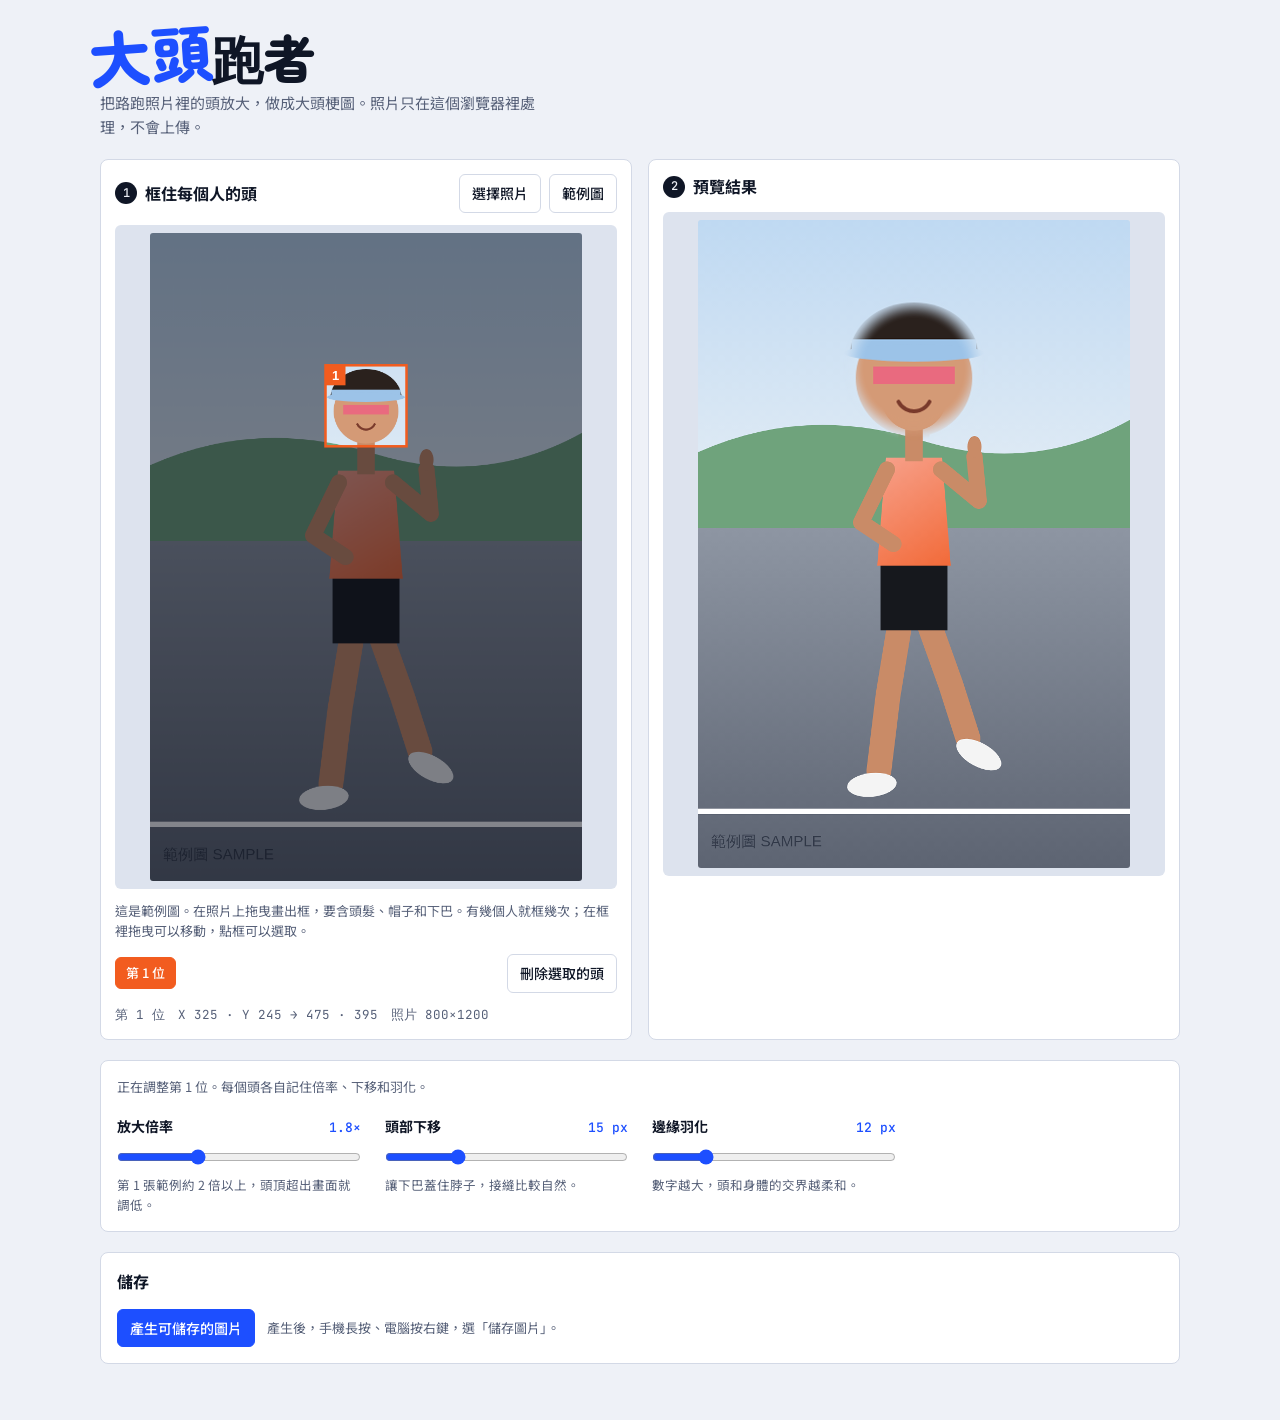
<file: 大頭跑者.html>
<!doctype html><html><head><meta charset=utf8><meta name=viewport content="width=device-width,initial-scale=1,viewport-fit=cover"><style>:root{color-scheme:light;box-sizing:border-box;padding-top:env(safe-area-inset-top,0px);padding-bottom:env(safe-area-inset-bottom,0px)}html{scroll-padding-top:env(safe-area-inset-top,0px)}body{margin:0;padding:0;font:14px -apple-system,BlinkMacSystemFont,sans-serif;background:#fff;color:#000}img{max-width:100%}[hidden]:not([hidden=until-found i]){display:none!important}</style></head><body>
<title>大頭跑者</title>
<meta name="claude:viewport-fit-sides" content="cover">
<link rel="preconnect" href="https://fonts.googleapis.com">
<link rel="preconnect" href="https://fonts.gstatic.com" crossorigin>
<link rel="stylesheet" href="https://fonts.googleapis.com/css2?family=Noto+Sans+TC:wght@400;500;700&family=Zen+Maru+Gothic:wght@700;900&family=JetBrains+Mono:wght@400;500&display=swap">
<style>
/* Layout: 兩個並排面板（左：框選頭部，右：預覽結果），下方一條調整列，最後是儲存區；窄螢幕自動疊成一欄 */
:root {
  --bg: #EEF1F7;
  --surface: #FFFFFF;
  --fg: #0F1626;
  --muted: #566078;
  --line: #D3D9E6;
  --accent: #1D4FFF;
  --accent-fg: #FFFFFF;
  --mark: #F25C1F;
  --canvas: #DDE3EE;
  --font-display: "Zen Maru Gothic", "PingFang TC", "Microsoft JhengHei", sans-serif;
  --font-body: "Noto Sans TC", "PingFang TC", "Microsoft JhengHei", sans-serif;
  --font-mono: "JetBrains Mono", ui-monospace, "SF Mono", Menlo, Consolas, monospace;
}
@media (prefers-color-scheme: dark) {
  :root:not([data-theme="light"]) {
    --bg: #0C1120;
    --surface: #151B2E;
    --fg: #E9EDF8;
    --muted: #9AA4BC;
    --line: #29314C;
    --accent: #7F9BFF;
    --accent-fg: #0C1120;
    --mark: #FF8450;
    --canvas: #0F1526;
    color-scheme: dark;
  }
}
:root[data-theme="dark"] {
  --bg: #0C1120;
  --surface: #151B2E;
  --fg: #E9EDF8;
  --muted: #9AA4BC;
  --line: #29314C;
  --accent: #7F9BFF;
  --accent-fg: #0C1120;
  --mark: #FF8450;
  --canvas: #0F1526;
  color-scheme: dark;
}

* { box-sizing: border-box; }
body {
  background: var(--bg);
  color: var(--fg);
  font-family: var(--font-body);
  font-size: 15px;
  line-height: 1.6;
  padding-block: 28px 56px;
  padding-left: max(16px, env(safe-area-inset-left, 0px));
  padding-right: max(16px, env(safe-area-inset-right, 0px));
}
.wrap { max-width: 1080px; margin: 0 auto; display: flex; flex-direction: column; gap: 20px; }

header { display: flex; flex-direction: column; gap: 6px; }
h1 {
  font-family: var(--font-display);
  font-weight: 900;
  font-size: clamp(34px, 7vw, 52px);
  line-height: 1.1;
  margin: 0;
  letter-spacing: 0.01em;
  text-wrap: balance;
}
h1 .big { color: var(--accent); display: inline-block; transform: scale(1.18) rotate(-4deg); transform-origin: 50% 80%; margin-right: 0.12em; }
header p { margin: 0; color: var(--muted); max-width: 58ch; text-wrap: pretty; }

.stage { display: grid; grid-template-columns: repeat(auto-fit, minmax(min(100%, 360px), 1fr)); gap: 16px; }
.panel {
  background: var(--surface);
  border: 1px solid var(--line);
  border-radius: 8px;
  padding: 14px;
  display: flex;
  flex-direction: column;
  gap: 12px;
  min-width: 0;
}
.panel-head { display: flex; align-items: center; justify-content: space-between; gap: 10px; flex-wrap: wrap; }
.panel-head h2 { margin: 0; font-size: 16px; font-weight: 700; display: flex; align-items: center; gap: 8px; }
.step {
  display: inline-grid; place-items: center;
  width: 22px; height: 22px; border-radius: 50%;
  background: var(--fg); color: var(--bg);
  font-family: var(--font-mono); font-size: 12px; font-weight: 500;
}
.btns { display: flex; gap: 8px; flex-wrap: wrap; }
button, .btn {
  font: inherit; font-size: 14px; font-weight: 500;
  color: var(--fg);
  background: transparent;
  border: 1px solid var(--line);
  border-radius: 6px;
  padding: 7px 12px;
  cursor: pointer;
  min-height: 36px;
  display: inline-flex; align-items: center; gap: 6px;
}
button:hover, .btn:hover { border-color: var(--accent); color: var(--accent); }
button.primary { background: var(--accent); color: var(--accent-fg); border-color: var(--accent); }
button.primary:hover { color: var(--accent-fg); filter: brightness(1.08); }
:focus-visible { outline: 2px solid var(--accent); outline-offset: 2px; }
input[type="file"] { position: absolute; width: 1px; height: 1px; opacity: 0; pointer-events: none; }
#pick:focus-within, label.btn:focus-within { outline: 2px solid var(--accent); outline-offset: 2px; }

.canvas-wrap {
  background: var(--canvas);
  border-radius: 6px;
  display: flex; justify-content: center; align-items: center;
  padding: 8px;
  min-height: 200px;
  min-width: 0;
}
.canvas-wrap canvas { display: block; max-width: 100%; border-radius: 3px; }
#src { cursor: crosshair; touch-action: none; }
.canvas-wrap.drop { outline: 2px dashed var(--mark); outline-offset: -4px; }
.cap { margin: 0; color: var(--muted); font-size: 13px; text-wrap: pretty; }
.coords { font-family: var(--font-mono); font-size: 12.5px; color: var(--muted); font-variant-numeric: tabular-nums; }

.controls {
  background: var(--surface);
  border: 1px solid var(--line);
  border-radius: 8px;
  padding: 16px;
  display: grid;
  grid-template-columns: repeat(auto-fit, minmax(min(100%, 230px), 1fr));
  gap: 18px 24px;
}
.ctl { display: flex; flex-direction: column; gap: 6px; min-width: 0; }
.ctl label { display: flex; justify-content: space-between; align-items: baseline; font-weight: 700; font-size: 14px; }
.ctl output { font-family: var(--font-mono); font-weight: 500; font-size: 13px; color: var(--accent); font-variant-numeric: tabular-nums; }
.ctl small { color: var(--muted); font-size: 12.5px; }
input[type="range"] { width: 100%; accent-color: var(--accent); margin: 4px 0; }

.status { margin: 0; font-size: 13.5px; color: var(--mark); min-height: 1.4em; }

.save { background: var(--surface); border: 1px solid var(--line); border-radius: 8px; padding: 16px; display: flex; flex-direction: column; gap: 14px; }
.save h2 { margin: 0; font-size: 16px; }
.save-row { display: flex; gap: 12px; align-items: center; flex-wrap: wrap; }
.cmd {
  font-family: var(--font-mono); font-size: 12.5px;
  background: var(--canvas); padding: 8px 10px; border-radius: 6px;
  overflow-x: auto; max-width: 100%; white-space: nowrap; user-select: all;
}
#saveBox { display: flex; flex-direction: column; gap: 8px; }
#saveImg { max-width: 100%; max-height: 70vh; width: auto; height: auto; align-self: flex-start; border-radius: 4px; border: 1px solid var(--line); }
details summary { cursor: pointer; font-weight: 500; color: var(--muted); }
details { display: flex; flex-direction: column; gap: 8px; }
.head-row { display: flex; gap: 10px; align-items: center; justify-content: space-between; flex-wrap: wrap; }
.chips { display: flex; gap: 6px; flex-wrap: wrap; min-width: 0; }
.chip { min-height: 32px; padding: 4px 10px; font-size: 13px; }
.chip[aria-pressed="true"] { background: var(--mark); border-color: var(--mark); color: #fff; }
.chip[aria-pressed="true"]:hover { color: #fff; }
button:disabled { opacity: .45; cursor: not-allowed; }
button:disabled:hover { border-color: var(--line); color: var(--fg); }
.sel-label { grid-column: 1 / -1; margin: 0; }
</style>

<main class="wrap">
  <header>
    <h1><span class="big">大頭</span>跑者</h1>
    <p>把路跑照片裡的頭放大，做成大頭梗圖。照片只在這個瀏覽器裡處理，不會上傳。</p>
  </header>

  <section class="stage">
    <div class="panel">
      <div class="panel-head">
        <h2><span class="step">1</span>框住每個人的頭</h2>
        <div class="btns">
          <label class="btn" for="file">選擇照片</label>
          <input type="file" id="file" accept="image/*">
          <button type="button" id="useSample">範例圖</button>
        </div>
      </div>
      <div class="canvas-wrap" id="srcWrap"><canvas id="src" aria-label="原始照片，可拖曳框選頭部"></canvas></div>
      <p class="cap" id="srcCap">在照片上拖曳畫出框，要含頭髮、帽子和下巴。有幾個人就框幾次。也可以直接把照片拖進來。</p>
      <div class="head-row"><div class="chips" id="chips" role="group" aria-label="已框選的頭"></div><button type="button" id="delHead">刪除選取的頭</button></div>
      <div class="coords" id="coords"></div>
    </div>

    <div class="panel">
      <div class="panel-head">
        <h2><span class="step">2</span>預覽結果</h2>
      </div>
      <div class="canvas-wrap" id="resWrap"><canvas id="res" aria-label="頭部放大後的預覽"></canvas></div>
      <p class="status" id="status" role="status"></p>
    </div>
  </section>

  <section class="controls" aria-label="調整">
    <p class="cap sel-label" id="selLabel"></p>
    <div class="ctl">
      <label for="scale">放大倍率 <output id="scaleOut">1.8×</output></label>
      <input type="range" id="scale" min="1" max="3.5" step="0.05" value="1.8">
      <small>第 1 張範例約 2 倍以上，頭頂超出畫面就調低。</small>
    </div>
    <div class="ctl">
      <label for="down">頭部下移 <output id="downOut">15 px</output></label>
      <input type="range" id="down" min="-60" max="200" step="1" value="15">
      <small>讓下巴蓋住脖子，接縫比較自然。</small>
    </div>
    <div class="ctl">
      <label for="feather">邊緣羽化 <output id="featherOut">12 px</output></label>
      <input type="range" id="feather" min="0" max="60" step="1" value="12">
      <small>數字越大，頭和身體的交界越柔和。</small>
    </div>
  </section>

  <section class="save">
    <h2>儲存</h2>
    <div class="save-row">
      <button type="button" class="primary" id="make">產生可儲存的圖片</button>
      <span class="cap">產生後，手機長按、電腦按右鍵，選「儲存圖片」。</span>
    </div>
    <div id="saveBox" hidden>
      <img id="saveImg" alt="完成的大頭照">
    </div>
    <details hidden>
      <summary>用先前的 Python 腳本做選取的這個頭（腳本一次處理一個頭）</summary>
      <div class="save-row">
        <code class="cmd" id="cmd"></code>
        <button type="button" id="copyCmd">複製參數</button>
      </div>
    </details>
  </section>
</main>

<script>
(function () {
  var $ = function (id) { return document.getElementById(id); };
  var src = $('src'), sctx = src.getContext('2d');
  var res = $('res'), rctx = res.getContext('2d');
  var out = document.createElement('canvas'), octx = out.getContext('2d');

  var S = { img: null, w: 0, h: 0, heads: [], sel: -1, sample: true };
  var uploadUrl = null, saveUrl = null, pending = false;

  function clamp(v, a, b) { return Math.max(a, Math.min(b, v)); }
  function cssVar(n) { return getComputedStyle(document.documentElement).getPropertyValue(n).trim(); }
  function curParams() {
    return {
      scale: parseFloat($('scale').value),
      down: parseInt($('down').value, 10),
      feather: parseInt($('feather').value, 10)
    };
  }
  function sel() { return S.sel >= 0 ? S.heads[S.sel] : null; }

  /* ---------- 範例圖：用畫布畫一個戴遮陽帽、比讚的跑者 ---------- */
  function makeSample() {
    var c = document.createElement('canvas');
    c.width = 800; c.height = 1200;
    var g = c.getContext('2d');
    var gr = g.createLinearGradient(0, 0, 0, 1200);
    gr.addColorStop(0, '#BFD9F2'); gr.addColorStop(0.45, '#E4EDF5');
    gr.addColorStop(0.47, '#8E96A3'); gr.addColorStop(1, '#5D6472');
    g.fillStyle = gr; g.fillRect(0, 0, 800, 1200);
    g.fillStyle = '#6FA37C';
    g.beginPath(); g.moveTo(0, 430); g.quadraticCurveTo(200, 340, 420, 410);
    g.quadraticCurveTo(620, 470, 800, 370); g.lineTo(800, 570); g.lineTo(0, 570); g.fill();
    g.fillStyle = '#FFFFFF'; g.fillRect(0, 1090, 800, 10);

    g.lineCap = 'round'; g.lineJoin = 'round';
    g.strokeStyle = '#C98B67'; g.lineWidth = 46;
    g.beginPath(); g.moveTo(375, 740); g.lineTo(352, 880); g.lineTo(335, 1020); g.stroke();
    g.beginPath(); g.moveTo(425, 740); g.lineTo(468, 860); g.lineTo(500, 960); g.stroke();
    g.fillStyle = '#F4F4F4';
    g.beginPath(); g.ellipse(322, 1046, 46, 22, -0.1, 0, Math.PI * 2); g.fill();
    g.beginPath(); g.ellipse(520, 990, 46, 22, 0.5, 0, Math.PI * 2); g.fill();

    g.fillStyle = '#16181D'; g.fillRect(338, 630, 124, 130);
    var tg = g.createLinearGradient(340, 440, 460, 640);
    tg.addColorStop(0, '#F7A08A'); tg.addColorStop(1, '#F26B3A');
    g.fillStyle = tg;
    g.beginPath(); g.moveTo(348, 440); g.lineTo(452, 440); g.lineTo(468, 640); g.lineTo(332, 640); g.closePath(); g.fill();

    g.strokeStyle = '#C98B67'; g.lineWidth = 30;
    g.beginPath(); g.moveTo(350, 462); g.lineTo(302, 560); g.lineTo(362, 600); g.stroke();
    g.beginPath(); g.moveTo(450, 462); g.lineTo(520, 520); g.lineTo(512, 438); g.stroke();
    g.fillStyle = '#C98B67';
    g.beginPath(); g.ellipse(512, 420, 13, 20, 0, 0, Math.PI * 2); g.fill();

    g.fillStyle = '#C98B67'; g.fillRect(384, 385, 32, 62);
    g.fillStyle = '#D49A76';
    g.beginPath(); g.arc(400, 330, 60, 0, Math.PI * 2); g.fill();
    g.fillStyle = '#2A211D';
    g.beginPath(); g.ellipse(400, 306, 66, 54, 0, Math.PI, 0); g.fill();
    g.fillStyle = '#9CC3E8'; g.fillRect(336, 290, 128, 14);
    g.beginPath(); g.ellipse(400, 304, 72, 9, 0, 0, Math.PI * 2); g.fill();
    g.fillStyle = 'rgba(240,90,130,.75)'; g.fillRect(358, 318, 84, 18);
    g.strokeStyle = '#7A3B2C'; g.lineWidth = 4;
    g.beginPath(); g.arc(400, 346, 18, 0.15 * Math.PI, 0.85 * Math.PI); g.stroke();

    g.fillStyle = 'rgba(15,22,38,.55)';
    g.font = '28px sans-serif'; g.fillText('範例圖 SAMPLE', 24, 1160);
    return c;
  }

  /* ---------- 載入影像 ---------- */
  function newHead(box) {
    var P = curParams();
    return { x: box.x, y: box.y, w: box.w, h: box.h, scale: P.scale, down: P.down, feather: P.feather };
  }
  function setImage(img, w, h, sample, box) {
    S.img = img; S.w = w; S.h = h; S.sample = sample;
    if (!box) {
      var bw = Math.round(w * 0.22);
      box = { x: Math.round(w / 2 - bw / 2), y: Math.round(h * 0.12), w: bw, h: bw };
    }
    S.heads = [newHead(box)];
    S.sel = 0;
    $('srcCap').textContent = (sample ? '這是範例圖。' : '') + '在照片上拖曳畫出框，要含頭髮、帽子和下巴。有幾個人就框幾次；在框裡拖曳可以移動，點框可以選取。';
    $('saveBox').hidden = true;
    update();
  }
  function loadSample() {
    var c = makeSample();
    setImage(c, c.width, c.height, true, { x: 325, y: 245, w: 150, h: 150 });
  }
  function loadFile(f) {
    if (!f || !f.type || f.type.indexOf('image/') !== 0) return;
    if (uploadUrl) { try { URL.revokeObjectURL(uploadUrl); } catch (e) {} }
    uploadUrl = URL.createObjectURL(f);
    var im = new Image();
    im.onload = function () { setImage(im, im.naturalWidth, im.naturalHeight, false); };
    im.onerror = function () { $('srcCap').textContent = '這張照片讀不出來，請換一張 JPG 或 PNG。'; };
    im.src = uploadUrl;
  }

  /* ---------- 畫面尺寸 ---------- */
  function fit(wrapId) {
    var cw = $(wrapId).clientWidth - 16;
    var maxH = Math.min(window.innerHeight * 0.72, 760);
    var asp = S.w / S.h;
    var dw = Math.max(80, Math.min(cw, maxH * asp));
    return { dw: dw, dh: dw / asp, dpr: Math.min(window.devicePixelRatio || 1, 2) };
  }

  function drawSrc() {
    var f = fit('srcWrap');
    src.style.width = f.dw + 'px'; src.style.height = f.dh + 'px';
    src.width = Math.round(f.dw * f.dpr); src.height = Math.round(f.dh * f.dpr);
    var k = src.width / S.w, i, b;
    sctx.drawImage(S.img, 0, 0, src.width, src.height);
    sctx.fillStyle = 'rgba(8,12,24,.5)';
    sctx.fillRect(0, 0, src.width, src.height);
    for (i = 0; i < S.heads.length; i++) {
      b = S.heads[i];
      sctx.drawImage(S.img, b.x, b.y, b.w, b.h, b.x * k, b.y * k, b.w * k, b.h * k);
    }
    var mark = cssVar('--mark') || '#F25C1F';
    for (i = 0; i < S.heads.length; i++) {
      b = S.heads[i];
      var on = i === S.sel;
      sctx.strokeStyle = on ? mark : '#FFFFFF';
      sctx.lineWidth = (on ? 2.5 : 1.5) * f.dpr;
      sctx.setLineDash(on ? [] : [6 * f.dpr, 4 * f.dpr]);
      sctx.strokeRect(b.x * k, b.y * k, b.w * k, b.h * k);
      sctx.setLineDash([]);
      var tag = 20 * f.dpr;
      sctx.fillStyle = on ? mark : '#FFFFFF';
      sctx.fillRect(b.x * k, b.y * k, tag, tag);
      sctx.fillStyle = on ? '#FFFFFF' : '#0F1626';
      sctx.font = '700 ' + (13 * f.dpr) + 'px sans-serif';
      sctx.textAlign = 'center'; sctx.textBaseline = 'middle';
      sctx.fillText(String(i + 1), b.x * k + tag / 2, b.y * k + tag / 2 + 1);
    }
    sctx.textAlign = 'start'; sctx.textBaseline = 'alphabetic';
  }

  /* ---------- 合成 ---------- */
  function compositeHead(h) {
    var bx = Math.round(h.x), by = Math.round(h.y), bw = Math.round(h.w), bh = Math.round(h.h);
    var nw = Math.max(2, Math.round(bw * h.scale)), nh = Math.max(2, Math.round(bh * h.scale));
    var tmp = document.createElement('canvas');
    tmp.width = nw; tmp.height = nh;
    var tctx = tmp.getContext('2d');
    tctx.imageSmoothingEnabled = true; tctx.imageSmoothingQuality = 'high';
    tctx.drawImage(S.img, bx, by, bw, bh, 0, 0, nw, nh);

    var id = tctx.getImageData(0, 0, nw, nh), d = id.data;
    var fs = Math.max(0.5, h.feather * h.scale);
    var cx = nw / 2, cy = nh / 2;
    var hx = Math.max(1, cx - fs), hy = Math.max(1, cy - fs);
    var r = Math.min(Math.min(nw, nh) * 0.45, hx, hy);
    var ix = hx - r, iy = hy - r;
    for (var y = 0; y < nh; y++) {
      var qy = Math.abs(y + 0.5 - cy) - iy;
      for (var x = 0; x < nw; x++) {
        var qx = Math.abs(x + 0.5 - cx) - ix;
        var dist = Math.sqrt(Math.pow(Math.max(qx, 0), 2) + Math.pow(Math.max(qy, 0), 2)) + Math.min(Math.max(qx, qy), 0) - r;
        var t = clamp((dist + fs) / (2 * fs), 0, 1);
        var s = t * t * (3 - 2 * t);
        d[(y * nw + x) * 4 + 3] = Math.round(255 * (1 - s));
      }
    }
    tctx.putImageData(id, 0, 0);

    var newX = Math.round(bx + bw / 2 - nw / 2);
    var newY = Math.round(by + bh - nh + h.down);
    octx.drawImage(tmp, newX, newY);
    return newY < 0 || newX < 0 || newX + nw > S.w;
  }

  function renderResult() {
    out.width = S.w; out.height = S.h;
    octx.drawImage(S.img, 0, 0);

    /* 下巴位置較低（離鏡頭較近）的頭後畫，蓋在上面 */
    var order = S.heads.map(function (h, i) { return i; }).sort(function (a, b) {
      return (S.heads[a].y + S.heads[a].h) - (S.heads[b].y + S.heads[b].h);
    });
    var overs = [];
    order.forEach(function (i) { if (compositeHead(S.heads[i])) overs.push(i + 1); });

    var f = fit('resWrap');
    res.style.width = f.dw + 'px'; res.style.height = f.dh + 'px';
    res.width = Math.round(f.dw * f.dpr); res.height = Math.round(f.dh * f.dpr);
    rctx.imageSmoothingQuality = 'high';
    rctx.drawImage(out, 0, 0, res.width, res.height);

    $('status').textContent = overs.length
      ? '第 ' + overs.join('、') + ' 位的頭超出照片邊界，超出的部分會被裁掉。可以調低倍率，或把頭往下移。'
      : '';
  }

  /* ---------- 側欄資訊 ---------- */
  function renderChips() {
    var box = $('chips');
    box.textContent = '';
    S.heads.forEach(function (h, i) {
      var b = document.createElement('button');
      b.type = 'button';
      b.className = 'chip';
      b.textContent = '第 ' + (i + 1) + ' 位';
      b.setAttribute('aria-pressed', i === S.sel ? 'true' : 'false');
      b.addEventListener('click', function () { S.sel = i; syncControls(); update(); });
      box.appendChild(b);
    });
    $('delHead').disabled = S.sel < 0;
  }

  function updateInfo() {
    var h = sel();
    renderChips();
    if (!h) {
      $('coords').textContent = '尚未框選頭部　照片 ' + S.w + '×' + S.h;
      $('cmd').textContent = '';
      $('selLabel').textContent = '先在照片上框一個頭。';
    } else {
      var x1 = Math.round(h.x), y1 = Math.round(h.y), x2 = Math.round(h.x + h.w), y2 = Math.round(h.y + h.h);
      $('coords').textContent = '第 ' + (S.sel + 1) + ' 位　X ' + x1 + ' · Y ' + y1 + '  →  ' + x2 + ' · ' + y2 + '　照片 ' + S.w + '×' + S.h;
      $('cmd').textContent = '--box ' + x1 + ' ' + y1 + ' ' + x2 + ' ' + y2 + ' --scale ' + h.scale + ' --down ' + h.down + ' --feather ' + h.feather;
      $('selLabel').textContent = '正在調整第 ' + (S.sel + 1) + ' 位。每個頭各自記住倍率、下移和羽化。';
    }
    var P = h || curParams();
    $('scaleOut').textContent = P.scale.toFixed(2).replace(/0$/, '') + '×';
    $('downOut').textContent = P.down + ' px';
    $('featherOut').textContent = P.feather + ' px';
  }

  function syncControls() {
    var h = sel();
    if (!h) return;
    $('scale').value = h.scale;
    $('down').value = h.down;
    $('feather').value = h.feather;
  }

  function update() {
    if (!S.img) return;
    if (pending) return;
    pending = true;
    requestAnimationFrame(function () {
      pending = false;
      drawSrc(); renderResult(); updateInfo();
    });
  }

  /* ---------- 框選 ---------- */
  var drag = null;
  function pt(e) {
    var r = src.getBoundingClientRect();
    return { x: (e.clientX - r.left) / r.width * S.w, y: (e.clientY - r.top) / r.height * S.h };
  }
  function inside(b, p) { return p.x >= b.x && p.x <= b.x + b.w && p.y >= b.y && p.y <= b.y + b.h; }

  src.addEventListener('pointerdown', function (e) {
    if (!S.img) return;
    try { src.setPointerCapture(e.pointerId); } catch (err) {}
    var p = pt(e), hit = -1, i;
    if (S.sel >= 0 && inside(S.heads[S.sel], p)) hit = S.sel;
    else for (i = S.heads.length - 1; i >= 0; i--) { if (inside(S.heads[i], p)) { hit = i; break; } }
    if (hit >= 0) {
      S.sel = hit; syncControls();
      drag = { mode: 'move', i: hit, dx: p.x - S.heads[hit].x, dy: p.y - S.heads[hit].y };
      update();
    } else {
      drag = { mode: 'new', i: -1, x0: p.x, y0: p.y };
    }
  });
  src.addEventListener('pointermove', function (e) {
    if (!drag) return;
    var p = pt(e), h;
    if (drag.mode === 'move') {
      h = S.heads[drag.i];
      h.x = clamp(p.x - drag.dx, 0, S.w - h.w);
      h.y = clamp(p.y - drag.dy, 0, S.h - h.h);
    } else {
      var x1 = clamp(Math.min(drag.x0, p.x), 0, S.w), x2 = clamp(Math.max(drag.x0, p.x), 0, S.w);
      var y1 = clamp(Math.min(drag.y0, p.y), 0, S.h), y2 = clamp(Math.max(drag.y0, p.y), 0, S.h);
      if (x2 - x1 >= 12 && y2 - y1 >= 12) {
        var box = { x: x1, y: y1, w: x2 - x1, h: y2 - y1 };
        if (drag.i < 0) {
          S.heads.push(newHead(box));
          drag.i = S.heads.length - 1;
          S.sel = drag.i;
        } else {
          h = S.heads[drag.i];
          h.x = box.x; h.y = box.y; h.w = box.w; h.h = box.h;
        }
      }
    }
    update();
  });
  function endDrag() { drag = null; }
  src.addEventListener('pointerup', endDrag);
  src.addEventListener('pointercancel', endDrag);

  /* ---------- 控制項與按鈕 ---------- */
  ['scale', 'down', 'feather'].forEach(function (id) {
    $(id).addEventListener('input', function () {
      var h = sel();
      if (h) {
        var P = curParams();
        h.scale = P.scale; h.down = P.down; h.feather = P.feather;
      }
      update();
    });
  });
  $('delHead').addEventListener('click', function () {
    if (S.sel < 0) return;
    S.heads.splice(S.sel, 1);
    S.sel = S.heads.length ? Math.min(S.sel, S.heads.length - 1) : -1;
    syncControls();
    update();
  });
  $('file').addEventListener('change', function (e) { loadFile(e.target.files && e.target.files[0]); e.target.value = ''; });
  $('useSample').addEventListener('click', loadSample);

  var wrap = $('srcWrap');
  wrap.addEventListener('dragover', function (e) { e.preventDefault(); wrap.classList.add('drop'); });
  wrap.addEventListener('dragleave', function () { wrap.classList.remove('drop'); });
  wrap.addEventListener('drop', function (e) {
    e.preventDefault(); wrap.classList.remove('drop');
    var f = e.dataTransfer && e.dataTransfer.files && e.dataTransfer.files[0];
    loadFile(f);
  });

  $('make').addEventListener('click', function () {
    if (!S.img) return;
    out.toBlob(function (blob) {
      if (!blob) return;
      if (saveUrl) { try { URL.revokeObjectURL(saveUrl); } catch (e) {} }
      saveUrl = URL.createObjectURL(blob);
      $('saveImg').src = saveUrl;
      $('saveBox').hidden = false;
    }, 'image/jpeg', 0.93);
  });

  var copyTimer = null;
  $('copyCmd').addEventListener('click', function () {
    var btn = $('copyCmd'), text = $('cmd').textContent;
    function flash(m) {
      btn.textContent = m;
      clearTimeout(copyTimer);
      copyTimer = setTimeout(function () { btn.textContent = '複製參數'; }, 1800);
    }
    function fallback() {
      var r = document.createRange(); r.selectNodeContents($('cmd'));
      var s = window.getSelection(); s.removeAllRanges(); s.addRange(r);
      flash('已選取，請按複製');
    }
    var done = false;
    try {
      navigator.clipboard.writeText(text).then(function () { flash('已複製'); }, fallback);
      done = true;
    } catch (e) {}
    if (!done) fallback();
  });

  window.addEventListener('resize', update);
  try { window.matchMedia('(prefers-color-scheme: dark)').addEventListener('change', update); } catch (e) {}

  loadSample();
})();
</script>

</body></html>
</file>
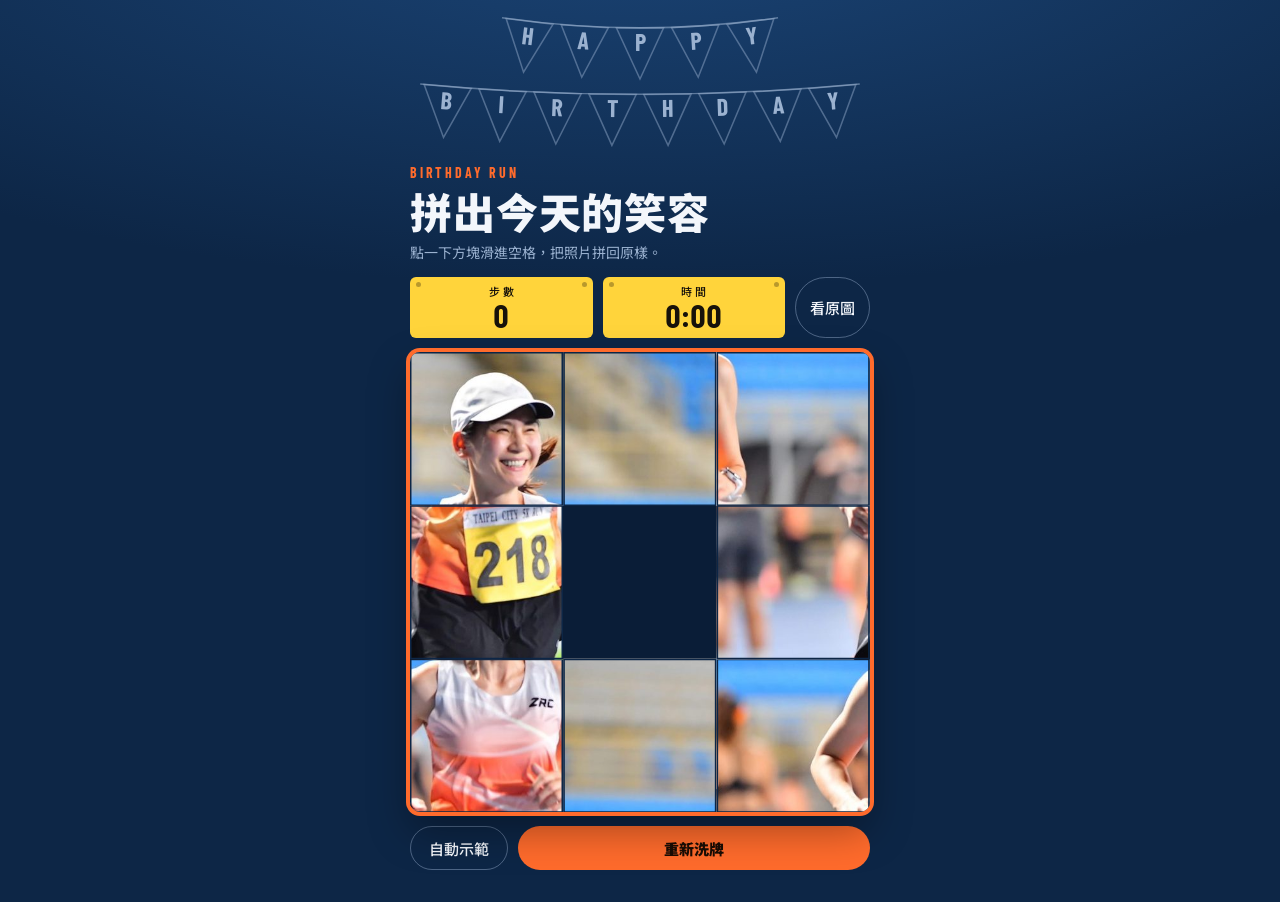
<file: 生日快樂拼圖.html>
<!doctype html><html><head><meta charset=utf8><meta name=viewport content="width=device-width,initial-scale=1,viewport-fit=cover"><style>:root{color-scheme:light;box-sizing:border-box;padding-top:env(safe-area-inset-top,0px);padding-bottom:env(safe-area-inset-bottom,0px)}html{scroll-padding-top:env(safe-area-inset-top,0px)}body{margin:0;padding:0;font:14px -apple-system,BlinkMacSystemFont,sans-serif;background:#fff;color:#000}img{max-width:100%}[hidden]:not([hidden=until-found i]){display:none!important}</style></head><body>
<title>生日快樂拼圖</title>
<meta name="claude:viewport-fit-sides" content="cover">
<link rel="preconnect" href="https://fonts.googleapis.com">
<link rel="preconnect" href="https://fonts.gstatic.com" crossorigin>
<link rel="stylesheet" href="https://fonts.googleapis.com/css2?family=Barlow+Condensed:wght@600;700&family=Noto+Sans+TC:wght@400;500;900&display=swap">
<style>
/* Layout: one centered column. Bunting, headline with cake, two race-bib stat tags, a square sliding board, controls. Fireworks canvas covers the whole screen when solved. Single deliberate dark look (track blue, jersey orange, bib yellow). */
:root {
  --bg: #0d2646;
  --surface: #15365f;
  --slot: #0a1d37;
  --ink: #f3f6fb;
  --muted: #9bb2d0;
  --orange: #ff6b2c;
  --bib: #ffd43b;
  --sky: #5cc8ff;
  --rose: #ff9db8;
  --bib-ink: #17120a;
  --font-display: "Noto Sans TC", "PingFang TC", "Microsoft JhengHei", "Heiti TC", sans-serif;
  --font-num: "Barlow Condensed", "Arial Narrow", "Helvetica Neue", sans-serif;
  color-scheme: dark;
}
html { background: var(--bg); }
body {
  margin: 0;
  background: var(--bg);
  background-image: radial-gradient(120% 60% at 50% -10%, #1b4577 0%, rgba(27, 69, 119, 0) 70%);
  background-repeat: no-repeat;
  color: var(--ink);
  font-family: var(--font-display);
  font-size: 15px;
  line-height: 1.5;
  padding-block: 10px 32px;
  padding-left: max(16px, env(safe-area-inset-left, 0px));
  padding-right: max(16px, env(safe-area-inset-right, 0px));
}
.wrap { max-width: 460px; margin: 0 auto; display: flex; flex-direction: column; gap: 14px; }
.sr { position: absolute; width: 1px; height: 1px; overflow: hidden; clip: rect(0 0 0 0); white-space: nowrap; }

/* bunting */
.bunting { display: block; width: 100%; height: auto; overflow: visible; }
.bunting .string { fill: none; stroke: var(--muted); stroke-opacity: .55; stroke-width: 1.2; }
.bunting .pen { fill: transparent; stroke: var(--muted); stroke-opacity: .45; stroke-width: 1.2; transition: fill .5s ease var(--d, 0s), stroke-opacity .5s ease var(--d, 0s); }
.bunting .let { fill: var(--muted); font-family: var(--font-num); font-weight: 700; font-size: 19px; transition: fill .5s ease var(--d, 0s); }
.bunting .flag { transform-box: fill-box; transform-origin: 50% 0; }
body.won .bunting .pen { fill: var(--c); stroke-opacity: 0; }
body.won .bunting .let { fill: var(--bib-ink); }
body.won .bunting .flag { animation: swing 2.8s ease-in-out var(--d, 0s) infinite alternate; }
@keyframes swing { from { transform: rotate(-3.5deg); } to { transform: rotate(3.5deg); } }

/* headline */
.head { display: flex; align-items: flex-end; gap: 12px; }
.head-text { flex: 1; min-width: 0; }
.eyebrow { margin: 0 0 4px; font-family: var(--font-num); font-weight: 700; font-size: 14px; letter-spacing: .2em; color: var(--orange); }
h1 { margin: 0; font-weight: 900; font-size: clamp(30px, 9.4vw, 42px); line-height: 1.12; letter-spacing: .02em; text-wrap: balance; }
body.won h1 { color: var(--bib); }
.sub { margin: 8px 0 0; color: var(--muted); font-size: 14px; max-width: 30em; }
body.won .sub { color: var(--ink); }
.cake { flex: none; width: 62px; height: auto; display: block; }
.cake .flame { opacity: 0; transform-box: fill-box; transform-origin: 50% 100%; transition: opacity .6s ease .5s; }
body.won .cake .flame { opacity: 1; animation: flicker .5s ease-in-out infinite alternate; }
@keyframes flicker { from { transform: scaleY(1) scaleX(1); } to { transform: scaleY(1.14) scaleX(.9); } }

/* race-bib stats */
.stats { display: grid; grid-template-columns: 1fr 1fr auto; gap: 10px; align-items: stretch; }
.bib { position: relative; background: var(--bib); color: var(--bib-ink); border-radius: 6px; padding: 8px 12px 7px; display: flex; flex-direction: column; gap: 1px; }
.bib::before, .bib::after { content: ""; position: absolute; top: 5px; width: 5px; height: 5px; border-radius: 50%; background: rgba(23, 18, 10, .3); }
.bib::before { left: 6px; }
.bib::after { right: 6px; }
.bib .k { font-weight: 500; font-size: 11px; line-height: 1.2; letter-spacing: .24em; padding-left: .24em; text-align: center; }
.bib .v { font-family: var(--font-num); font-weight: 700; font-size: 32px; line-height: 1; text-align: center; font-variant-numeric: tabular-nums; }

/* board */
.board {
  position: relative; width: 100%; aspect-ratio: 1; background: var(--slot); border-radius: 10px; overflow: hidden;
  touch-action: manipulation; box-shadow: 0 0 0 4px var(--orange), 0 18px 40px rgba(0, 0, 0, .35);
  transition: box-shadow .6s ease;
}
body.won .board { box-shadow: 0 0 0 4px var(--bib), 0 0 44px rgba(255, 212, 59, .4); }
.tile {
  position: absolute; left: 0; top: 0; padding: 0; margin: 0; border: 0; border-radius: 0; cursor: pointer;
  width: calc(100% / var(--n)); height: calc(100% / var(--n));
  background-color: var(--surface); background-image: var(--img); background-size: calc(var(--n) * 100%) calc(var(--n) * 100%);
  box-shadow: inset 0 0 0 1.5px var(--bg);
  transition: transform .16s ease, opacity .6s ease, box-shadow .6s ease;
  -webkit-tap-highlight-color: transparent;
}
.tile:focus-visible { outline: 3px solid var(--bib); outline-offset: -3px; }
.tile.blank { opacity: 0; pointer-events: none; }
.board.solved .tile { box-shadow: none; cursor: default; }
.board.solved .tile.blank { opacity: 1; }
.celebrate { position: absolute; inset: 0; z-index: 3; display: flex; align-items: center; justify-content: center; padding: 16px; pointer-events: none; opacity: 0; transition: opacity .6s ease .35s; }
body.won .celebrate { opacity: 1; }
.board.bare .celebrate { opacity: 0; transition-delay: 0s; }
.celebrate .card { display: flex; flex-direction: column; align-items: center; gap: 6px; text-align: center; max-width: 88%; padding: 14px 20px 16px; border-radius: 14px; background: rgba(13, 38, 70, .72); -webkit-backdrop-filter: blur(3px); backdrop-filter: blur(3px); box-shadow: 0 0 0 1.5px rgba(255, 212, 59, .65), 0 10px 30px rgba(0, 0, 0, .35); transform: scale(.92); transition: transform .7s cubic-bezier(.2, 1.4, .4, 1) .35s; }
body.won .celebrate .card { transform: none; }
.celebrate .cake { width: 58px; }
.celebrate h2 { margin: 0; font-weight: 900; font-size: clamp(26px, 8.6vw, 36px); line-height: 1.15; letter-spacing: .04em; color: var(--bib); }
.celebrate p { margin: 0; font-size: clamp(13px, 3.9vw, 15px); line-height: 1.55; color: var(--ink); text-wrap: balance; }
.ref { position: absolute; inset: 0; background-image: var(--img); background-size: cover; opacity: 0; transition: opacity .2s ease; pointer-events: none; z-index: 2; }
.board.peek .ref { opacity: 1; }

/* controls */
.controls { display: flex; flex-wrap: wrap; gap: 10px; align-items: center; }
.btn { font: 500 15px/1 var(--font-display); min-height: 44px; padding: 0 18px; border-radius: 999px; border: 1.5px solid transparent; cursor: pointer; color: var(--ink); background: transparent; -webkit-tap-highlight-color: transparent; }
.btn:focus-visible { outline: 3px solid var(--bib); outline-offset: 2px; }
.btn.primary { background: var(--orange); color: #1a0c04; font-weight: 900; }
.btn.ghost { border-color: rgba(155, 178, 208, .45); }
.btn.ghost[aria-pressed="true"] { background: var(--ink); color: var(--bg); border-color: var(--ink); }
.btn:disabled { opacity: .4; cursor: default; }
.stats .btn { min-height: 0; padding: 0 14px; }
.grow { flex: 1; }

#fx { position: fixed; inset: 0; width: 100%; height: 100%; pointer-events: none; z-index: 5; }

@media (prefers-reduced-motion: reduce) {
  .tile, .board, .ref, .celebrate, .celebrate .card { transition: none; }
  body.won .bunting .flag, body.won .cake .flame { animation: none; }
}
@media (max-width: 360px) {
  .stats { grid-template-columns: 1fr 1fr; }
  .stats .btn { grid-column: 1 / -1; min-height: 40px; }
  .cake { width: 52px; }
}
</style>

<div class="wrap">
  <svg id="bunting" class="bunting" viewBox="0 0 360 108" role="img" aria-label="HAPPY BIRTHDAY 彩旗"></svg>

  <header class="head">
    <div class="head-text">
      <p class="eyebrow" id="eyebrow">BIRTHDAY RUN</p>
      <h1 id="title">拼出今天的笑容</h1>
      <p class="sub" id="sub" aria-live="polite">點一下方塊滑進空格，把照片拼回原樣。</p>
    </div>
  </header>

  <div class="stats">
    <div class="bib"><span class="k">步數</span><span class="v" id="moves">0</span></div>
    <div class="bib"><span class="k">時間</span><span class="v" id="time">0:00</span></div>
    <button type="button" class="btn ghost" id="peek" aria-pressed="false">看原圖</button>
  </div>

  <div class="board" id="board" role="group" aria-label="滑塊拼圖，點方塊移動">
    <div class="ref" id="ref"></div>
    <div class="celebrate" id="celebrate" aria-hidden="true">
      <div class="card">
      <svg class="cake" viewBox="0 0 84 96" aria-hidden="true">
      <ellipse cx="42" cy="89" rx="38" ry="6" fill="rgba(255,255,255,.14)"/>
      <rect x="7" y="58" width="70" height="29" rx="6" fill="#ff6b2c"/>
      <path d="M7 64 Q7 58 13 58 H71 Q77 58 77 64 V66 Q72 76 67 66 Q62 76 57 66 Q52 76 47 66 Q42 76 37 66 Q32 76 27 66 Q22 76 17 66 Q12 76 7 66 Z" fill="#f3f6fb"/>
      <rect x="16" y="38" width="52" height="22" rx="5" fill="#ffd43b"/>
      <path d="M16 43 Q16 38 21 38 H63 Q68 38 68 43 V45 Q63 55 58 45 Q53 55 48 45 Q43 55 38 45 Q33 55 28 45 Q23 55 18 45 L16 45 Z" fill="#f3f6fb"/>
      <rect x="23.5" y="22" width="5" height="17" rx="1.5" fill="#5cc8ff"/>
      <rect x="39.5" y="22" width="5" height="17" rx="1.5" fill="#ff9db8"/>
      <rect x="55.5" y="22" width="5" height="17" rx="1.5" fill="#5cc8ff"/>
      <path class="flame" d="M26 6 C30 11 29 18 26 20.5 C23 18 22 11 26 6 Z" fill="#ffd43b" stroke="#ff6b2c" stroke-width="1.4"/>
      <path class="flame" d="M42 6 C46 11 45 18 42 20.5 C39 18 38 11 42 6 Z" fill="#ffd43b" stroke="#ff6b2c" stroke-width="1.4"/>
      <path class="flame" d="M58 6 C62 11 61 18 58 20.5 C55 18 54 11 58 6 Z" fill="#ffd43b" stroke="#ff6b2c" stroke-width="1.4"/>
      </svg>
        <h2>生日快樂！</h2>
        <p>祝妳新的一歲，笑著一路跑到終點。</p>
      </div>
    </div>
  </div>

  <div class="controls">
    <button type="button" class="btn ghost" id="demo">自動示範</button>
    <button type="button" class="btn primary grow" id="shuffle">重新洗牌</button>
    <button type="button" class="btn ghost" id="replay" hidden>再放一次煙火</button>
  </div>
</div>

<canvas id="fx" aria-hidden="true"></canvas>

<script>
(function () {
  var IMG = "[data-uri]";
  var $ = function (id) { return document.getElementById(id); };
  var reduce = window.matchMedia && matchMedia('(prefers-reduced-motion: reduce)').matches;

  var board = $('board'), movesEl = $('moves'), timeEl = $('time');
  var eyebrow = $('eyebrow'), title = $('title'), sub = $('sub');
  var peekBtn = $('peek'), shuffleBtn = $('shuffle'), replayBtn = $('replay'), demoBtn = $('demo'), celebrate = $('celebrate');
  board.style.setProperty('--img', 'url("' + IMG + '")');
  document.documentElement.style.setProperty('--img', 'url("' + IMG + '")');

  var TEXT = {
    idle: ['BIRTHDAY RUN', '拼出今天的笑容', '點一下方塊滑進空格，把照片拼回原樣。'],
    won: ['FINISH LINE', '完賽！', '']
  };

  /* ---------- bunting ---------- */
  (function buildBunting() {
    var NS = 'http://www.w3.org/2000/svg';
    var svg = $('bunting');
    var colors = ['#ff6b2c', '#ffd43b', '#5cc8ff', '#ff9db8'];
    var idx = 0;
    function row(text, x0, x1, y0, sag) {
      var s = document.createElementNS(NS, 'path');
      s.setAttribute('class', 'string');
      s.setAttribute('d', 'M' + x0 + ' ' + y0 + ' Q' + ((x0 + x1) / 2) + ' ' + (y0 + 2 * sag) + ' ' + x1 + ' ' + y0);
      svg.appendChild(s);
      var pitch = (x1 - x0) / text.length;
      for (var i = 0; i < text.length; i++) {
        var x = x0 + pitch * (i + 0.5);
        var t = (x - x0) / (x1 - x0);
        var y = y0 + 4 * sag * t * (1 - t);
        var ang = Math.atan(4 * sag * (1 - 2 * t) / (x1 - x0)) * 180 / Math.PI;
        var g = document.createElementNS(NS, 'g');
        g.setAttribute('transform', 'translate(' + x.toFixed(1) + ' ' + y.toFixed(1) + ') rotate(' + ang.toFixed(1) + ')');
        var f = document.createElementNS(NS, 'g');
        f.setAttribute('class', 'flag');
        var d = (idx * 0.08).toFixed(2) + 's';
        f.setAttribute('style', '--c:' + colors[idx % colors.length] + ';--d:' + d);
        var p = document.createElementNS(NS, 'path');
        p.setAttribute('class', 'pen');
        p.setAttribute('d', 'M-18.5 0 H18.5 L0 40 Z');
        var tx = document.createElementNS(NS, 'text');
        tx.setAttribute('class', 'let');
        tx.setAttribute('x', '0'); tx.setAttribute('y', '18'); tx.setAttribute('text-anchor', 'middle');
        tx.textContent = text.charAt(i);
        f.appendChild(p); f.appendChild(tx); g.appendChild(f); svg.appendChild(g);
        idx++;
      }
    }
    row('HAPPY', 72, 288, 6, 8);
    row('BIRTHDAY', 8, 352, 58, 8);
  })();

  /* ---------- puzzle ---------- */
  var n = 3, B = 8, cell = [], tiles = [];
  var moves = 0, t0 = 0, timer = 0, solved = false, demoing = false, demoTimers = [], hist = [];

  function build(size) {
    n = size; B = n * n - 1;
    board.style.setProperty('--n', n);
    for (var i = 0; i < tiles.length; i++) tiles[i].remove();
    tiles = [];
    for (var id = 0; id < n * n; id++) {
      (function (id) {
        var b = document.createElement('button');
        b.type = 'button';
        b.className = 'tile';
        var r = Math.floor(id / n), c = id % n;
        b.style.backgroundPosition = (c / (n - 1) * 100) + '% ' + (r / (n - 1) * 100) + '%';
        if (id === B) { b.classList.add('blank'); b.tabIndex = -1; b.setAttribute('aria-hidden', 'true'); }
        else b.setAttribute('aria-label', '拼圖方塊 ' + (id + 1));
        b.addEventListener('click', function () { onTile(id); });
        board.appendChild(b);
        tiles.push(b);
      })(id);
    }
    demoBtn.disabled = false;
    shuffle();
  }

  function render() {
    for (var id = 0; id < tiles.length; id++) {
      var c = cell[id];
      tiles[id].style.transform = 'translate(' + (c % n) * 100 + '%,' + Math.floor(c / n) * 100 + '%)';
    }
  }

  function isSolved() {
    for (var i = 0; i < cell.length; i++) if (cell[i] !== i) return false;
    return true;
  }

  function tileAt(c) { return cell.indexOf(c); }

  /* every single-tile step is logged; stepping the same tile back cancels the step, so reversing the log always solves the board */
  function record(tid) {
    if (hist.length && hist[hist.length - 1] === tid) hist.pop(); else hist.push(tid);
  }

  function slide(id) {
    var bc = cell[B], c = cell[id];
    var cr = Math.floor(c / n), cc = c % n, br = Math.floor(bc / n), bcc = bc % n;
    if (cr !== br && cc !== bcc) return false;
    var dr = Math.sign(br - cr), dc = Math.sign(bcc - cc);
    var chain = [], r = br, col = bcc;
    while (r !== cr || col !== cc) { r -= dr; col -= dc; chain.push(r * n + col); }
    var target = bc;
    for (var i = 0; i < chain.length; i++) {
      var tid = tileAt(chain[i]);
      record(tid);
      cell[tid] = target;
      target = chain[i];
    }
    cell[B] = target;
    return true;
  }

  function shuffle() {
    clearFx();
    solved = false; moves = 0; t0 = 0;
    stopDemo();
    clearInterval(timer); timer = 0;
    celebrate.setAttribute('aria-hidden', 'true');
    document.body.classList.remove('won');
    board.classList.remove('solved', 'peek', 'bare');
    peekBtn.setAttribute('aria-pressed', 'false'); peekBtn.textContent = '看原圖'; peekBtn.disabled = false;
    replayBtn.hidden = true; shuffleBtn.textContent = '重新洗牌';
    eyebrow.textContent = TEXT.idle[0]; title.textContent = TEXT.idle[1]; sub.textContent = TEXT.idle[2];
    tiles[B].setAttribute('aria-hidden', 'true');
    movesEl.textContent = '0'; timeEl.textContent = '0:00';

    do {
      cell = []; hist = []; for (var i = 0; i < n * n; i++) cell.push(i);
      var last = -1, steps = n === 3 ? 24 : 70;
      for (var s = 0; s < steps; s++) {
        var bc = cell[B], r = Math.floor(bc / n), c = bc % n, opts = [];
        if (r > 0) opts.push(bc - n);
        if (r < n - 1) opts.push(bc + n);
        if (c > 0) opts.push(bc - 1);
        if (c < n - 1) opts.push(bc + 1);
        opts = opts.filter(function (o) { return o !== last; });
        var pick = opts[Math.floor(Math.random() * opts.length)];
        var ptid = tileAt(pick);
        record(ptid);
        cell[ptid] = bc;
        cell[B] = pick;
        last = bc;
      }
    } while (isSolved());
    render();
  }

  function fmt(ms) {
    var s = Math.floor(ms / 1000), m = Math.floor(s / 60);
    return m + ':' + (s % 60 < 10 ? '0' : '') + (s % 60);
  }

  function onTile(id, auto) {
    if (solved || id === B || (demoing && !auto)) return;
    if (!slide(id)) return;
    moves++;
    movesEl.textContent = moves;
    if (!t0) {
      t0 = Date.now();
      timer = setInterval(function () { timeEl.textContent = fmt(Date.now() - t0); }, 250);
    }
    render();
    if (isSolved()) win();
  }

  function win() {
    solved = true;
    clearInterval(timer); timer = 0;
    timeEl.textContent = fmt(Date.now() - t0);
    board.classList.remove('peek');
    board.classList.add('solved');
    celebrate.removeAttribute('aria-hidden');
    peekBtn.setAttribute('aria-pressed', 'false'); peekBtn.textContent = '看照片'; peekBtn.disabled = false;
    tiles[B].removeAttribute('aria-hidden');
    document.body.classList.add('won');
    eyebrow.textContent = TEXT.won[0]; title.textContent = TEXT.won[1]; sub.textContent = '共 ' + moves + ' 步，用時 ' + timeEl.textContent + '。生日快樂！';
    replayBtn.hidden = false; shuffleBtn.textContent = '再玩一次'; demoBtn.disabled = true;
    setTimeout(fireworks, reduce ? 0 : 350);
  }

  function solveBFS() {
    var start = new Array(9);
    for (var id = 0; id < 9; id++) start[cell[id]] = id;
    var key = start.join(''), goal = '012345678';
    if (key === goal) return [];
    var prev = {}; prev[key] = null;
    var q = [key], qi = 0, found = false;
    while (qi < q.length && !found) {
      var k = q[qi++], bi = k.indexOf('8'), r = Math.floor(bi / 3), c = bi % 3, nbs = [];
      if (r > 0) nbs.push(bi - 3);
      if (r < 2) nbs.push(bi + 3);
      if (c > 0) nbs.push(bi - 1);
      if (c < 2) nbs.push(bi + 1);
      for (var j = 0; j < nbs.length; j++) {
        var nb = nbs[j], a = k.split('');
        a[bi] = a[nb]; a[nb] = '8';
        var nk = a.join('');
        if (prev.hasOwnProperty(nk)) continue;
        prev[nk] = [k, parseInt(k.charAt(nb), 10)];
        if (nk === goal) { found = true; break; }
        q.push(nk);
      }
    }
    var path = [], cur = goal;
    while (prev[cur]) { path.push(prev[cur][1]); cur = prev[cur][0]; }
    return path.reverse();
  }

  function stopDemo() {
    demoTimers.forEach(clearTimeout); demoTimers = [];
    demoing = false;
    demoBtn.textContent = '自動示範';
    demoBtn.disabled = solved;
  }

  function demo() {
    if (solved || demoing) return;
    var path = solveBFS();
    if (!path.length) return;
    var step = 420;
    demoing = true;
    demoBtn.textContent = '示範中…'; demoBtn.disabled = true;
    path.forEach(function (id, i) {
      demoTimers.push(setTimeout(function () {
        onTile(id, true);
        if (i === path.length - 1) stopDemo();
      }, 500 + i * step));
    });
  }
  demoBtn.addEventListener('click', demo);

  document.addEventListener('keydown', function (e) {
    var map = { ArrowUp: n, ArrowDown: -n, ArrowLeft: 1, ArrowRight: -1 };
    if (!(e.key in map) || solved) return;
    var bc = cell[B], c = bc % n, r = Math.floor(bc / n);
    if (e.key === 'ArrowUp' && r === n - 1) return;
    if (e.key === 'ArrowDown' && r === 0) return;
    if (e.key === 'ArrowLeft' && c === n - 1) return;
    if (e.key === 'ArrowRight' && c === 0) return;
    e.preventDefault();
    onTile(tileAt(bc + map[e.key]));
  });

  peekBtn.addEventListener('click', function () {
    if (solved) {
      var bare = board.classList.toggle('bare');
      peekBtn.setAttribute('aria-pressed', bare ? 'true' : 'false');
      peekBtn.textContent = bare ? '顯示祝福' : '看照片';
      return;
    }
    var on = !board.classList.contains('peek');
    board.classList.toggle('peek', on);
    peekBtn.setAttribute('aria-pressed', on ? 'true' : 'false');
    peekBtn.textContent = on ? '收起原圖' : '看原圖';
  });
  shuffleBtn.addEventListener('click', shuffle);
  replayBtn.addEventListener('click', fireworks);

  /* ---------- fireworks ---------- */
  var cv = $('fx'), ctx = cv.getContext('2d');
  var W = 0, H = 0;
  var PAL = ['#ff6b2c', '#ffd43b', '#5cc8ff', '#ff9db8', '#ffffff', '#9be37a'];
  var rockets = [], sparks = [], timers = [], raf = 0, pending = 0;

  function size() {
    var dpr = Math.min(window.devicePixelRatio || 1, 2);
    W = window.innerWidth; H = window.innerHeight;
    cv.width = Math.round(W * dpr); cv.height = Math.round(H * dpr);
    ctx.setTransform(dpr, 0, 0, dpr, 0, 0);
  }
  window.addEventListener('resize', size);
  size();

  function launch() {
    var x = W * (0.14 + Math.random() * 0.72), ty = H * (0.12 + Math.random() * 0.3);
    rockets.push({ x: x, y: H + 8, ty: ty, vy: -(H - ty + 8) / 52, vx: (Math.random() - 0.5) * 0.6, col: PAL[Math.random() * PAL.length | 0] });
    loop();
  }

  function burst(x, y, col) {
    var count = reduce ? 36 : 70 + (Math.random() * 40 | 0);
    var ring = Math.random() < 0.35;
    var col2 = PAL[Math.random() * PAL.length | 0];
    for (var i = 0; i < count; i++) {
      var a = Math.PI * 2 * i / count + Math.random() * 0.08;
      var sp = ring ? 3.4 + Math.random() * 0.2 : 1 + Math.random() * 4.4;
      sparks.push({ x: x, y: y, px: x, py: y, vx: Math.cos(a) * sp, vy: Math.sin(a) * sp, life: 1, dec: 0.011 + Math.random() * 0.012, col: Math.random() < 0.7 ? col : col2 });
    }
  }

  function loop() { if (!raf) raf = requestAnimationFrame(step); }

  function step() {
    raf = 0;
    ctx.globalCompositeOperation = 'destination-out';
    ctx.fillStyle = 'rgba(0,0,0,0.22)';
    ctx.fillRect(0, 0, W, H);
    ctx.globalCompositeOperation = 'lighter';
    ctx.lineCap = 'round';
    var i;
    for (i = rockets.length - 1; i >= 0; i--) {
      var r = rockets[i];
      r.x += r.vx; r.y += r.vy;
      ctx.globalAlpha = 1; ctx.strokeStyle = r.col; ctx.lineWidth = 2.5;
      ctx.beginPath(); ctx.moveTo(r.x - r.vx * 3, r.y - r.vy * 3); ctx.lineTo(r.x, r.y); ctx.stroke();
      if (r.y <= r.ty) { burst(r.x, r.y, r.col); rockets.splice(i, 1); }
    }
    for (i = sparks.length - 1; i >= 0; i--) {
      var s = sparks[i];
      s.px = s.x; s.py = s.y;
      s.vx *= 0.985; s.vy = s.vy * 0.985 + 0.045;
      s.x += s.vx; s.y += s.vy; s.life -= s.dec;
      if (s.life <= 0) { sparks.splice(i, 1); continue; }
      ctx.globalAlpha = s.life; ctx.strokeStyle = s.col; ctx.lineWidth = 2;
      ctx.beginPath(); ctx.moveTo(s.px, s.py); ctx.lineTo(s.x, s.y); ctx.stroke();
    }
    ctx.globalAlpha = 1;
    if (rockets.length || sparks.length || pending > 0) raf = requestAnimationFrame(step);
    else { ctx.globalCompositeOperation = 'source-over'; ctx.clearRect(0, 0, W, H); }
  }

  function clearFx() {
    timers.forEach(clearTimeout); timers = [];
    rockets = []; sparks = []; pending = 0;
    ctx.globalCompositeOperation = 'source-over'; ctx.globalAlpha = 1;
    ctx.clearRect(0, 0, W, H);
  }

  function fireworks() {
    clearFx();
    var total = reduce ? 3 : 9, gap = reduce ? 600 : 560;
    pending = total;
    for (var i = 0; i < total; i++) {
      timers.push(setTimeout(function () { pending--; launch(); }, i * gap + Math.random() * 180));
    }
    loop();
  }

  build(3);
})();
</script>

</body></html>
</file>
